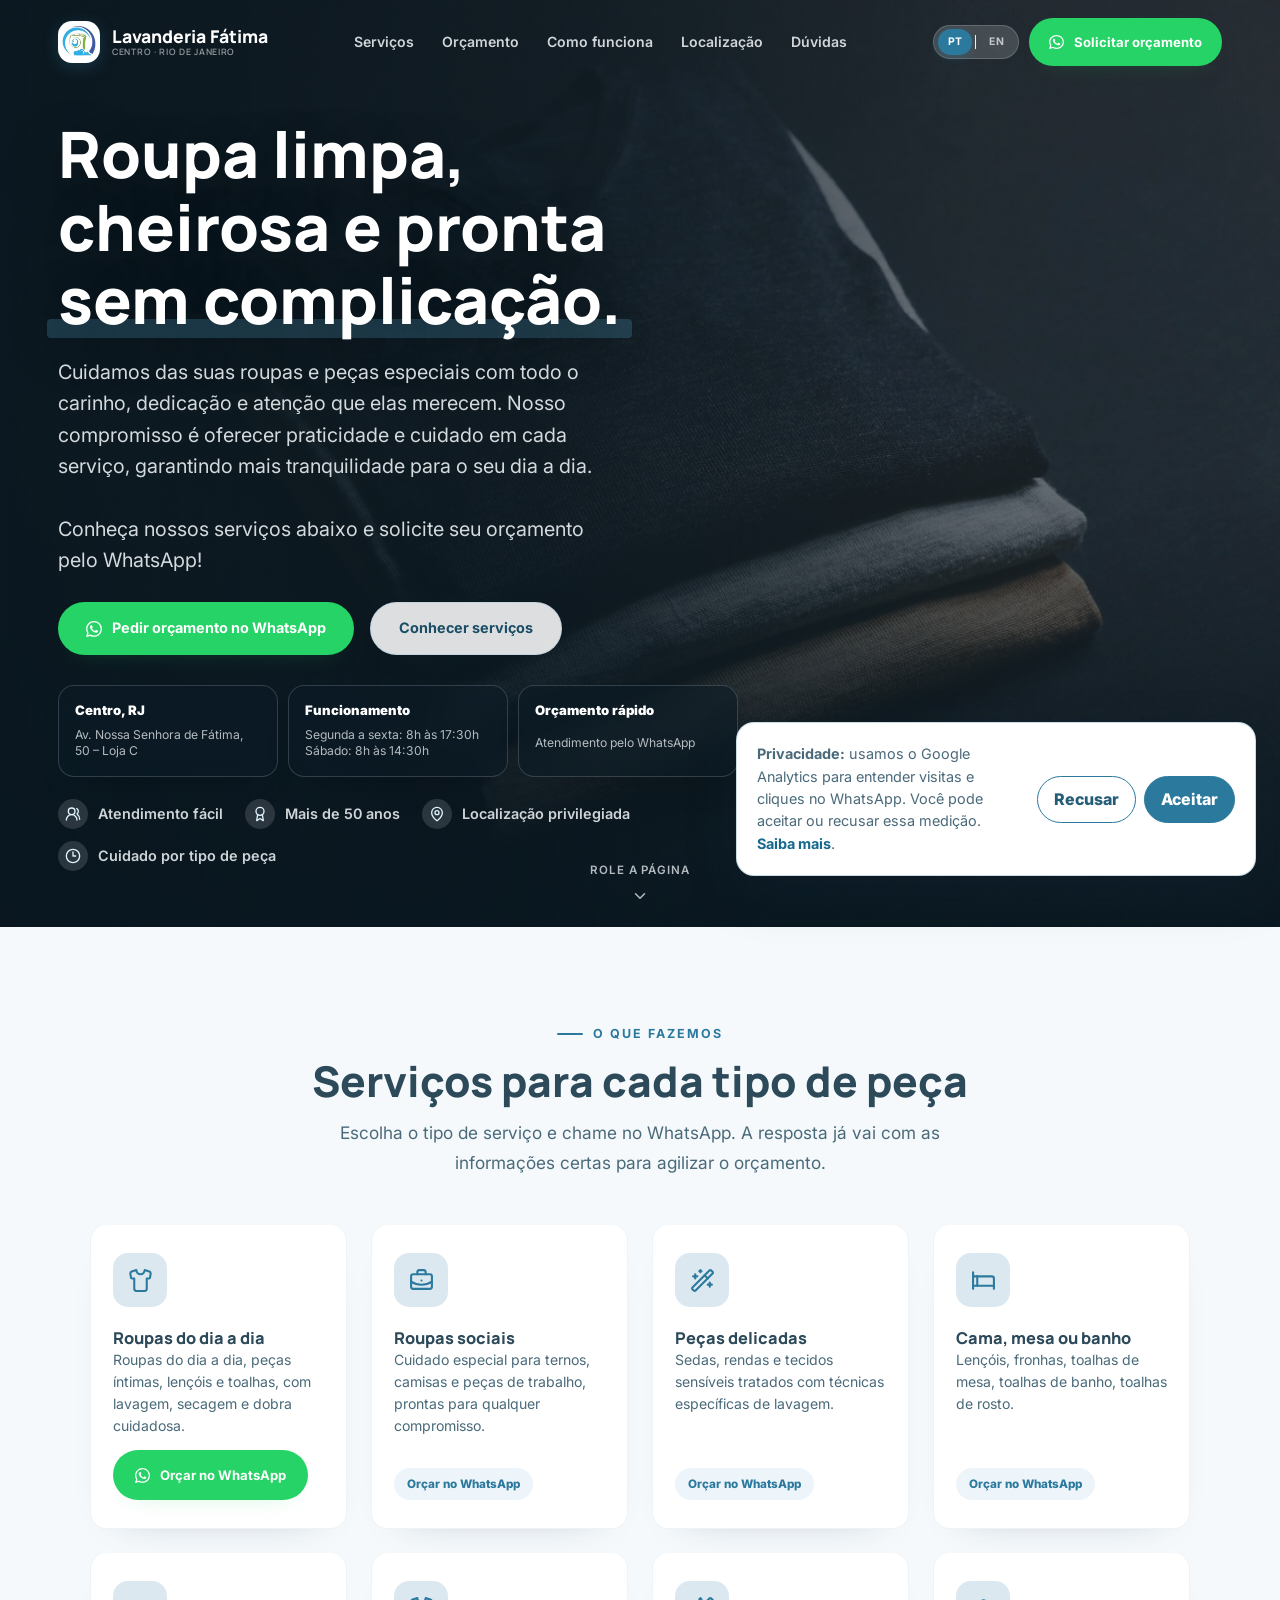
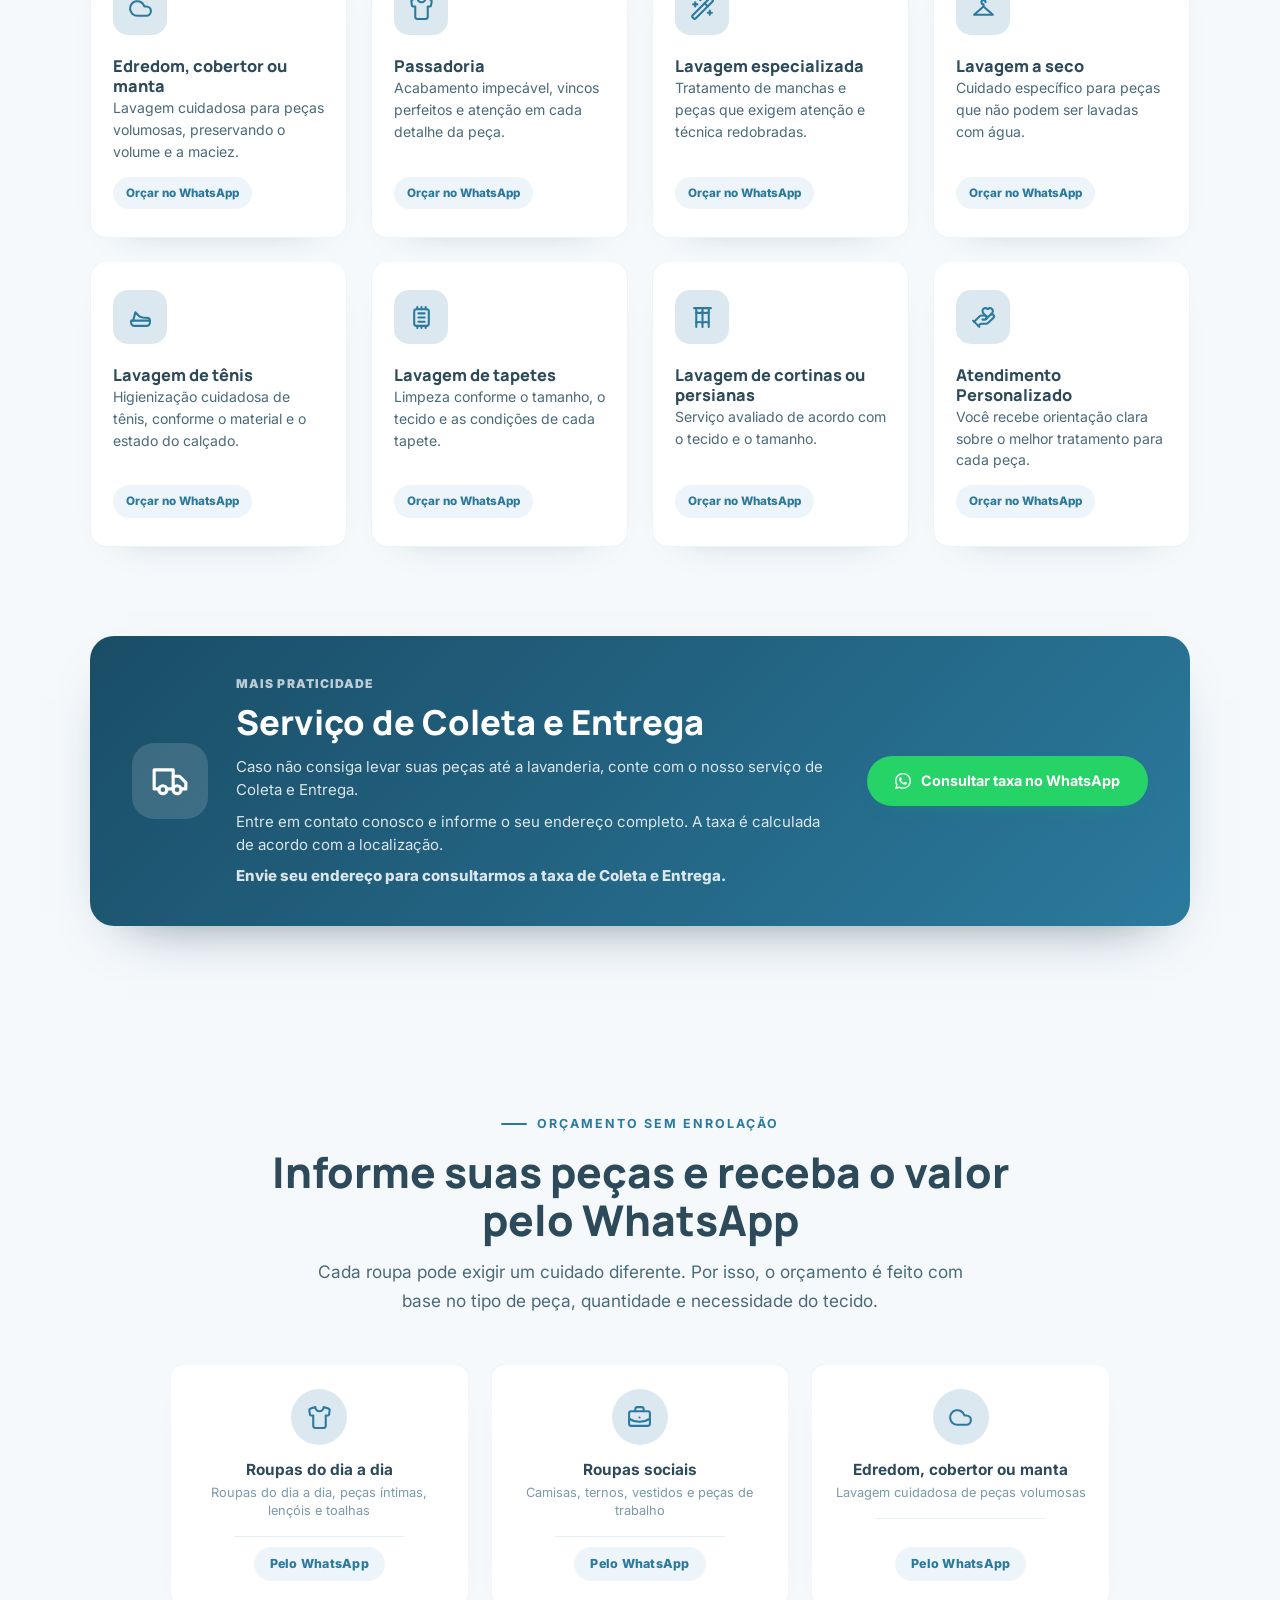
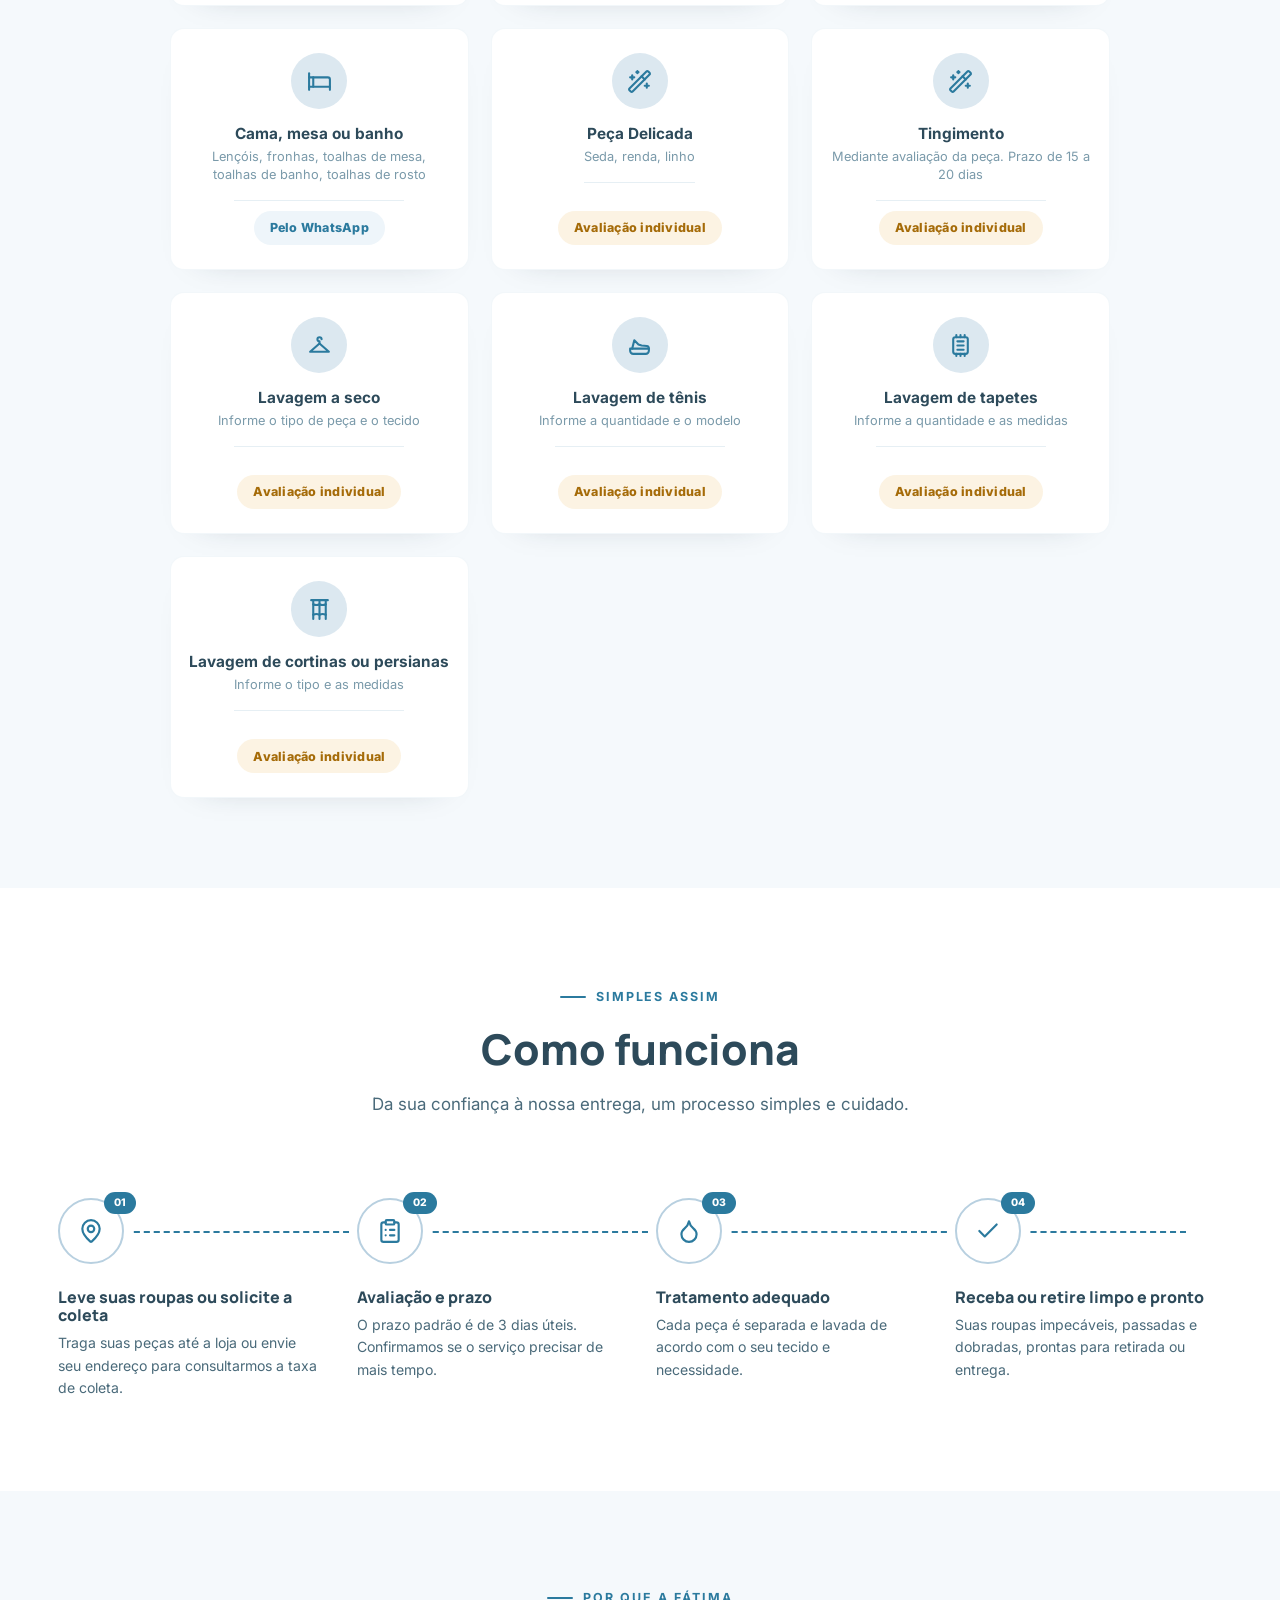
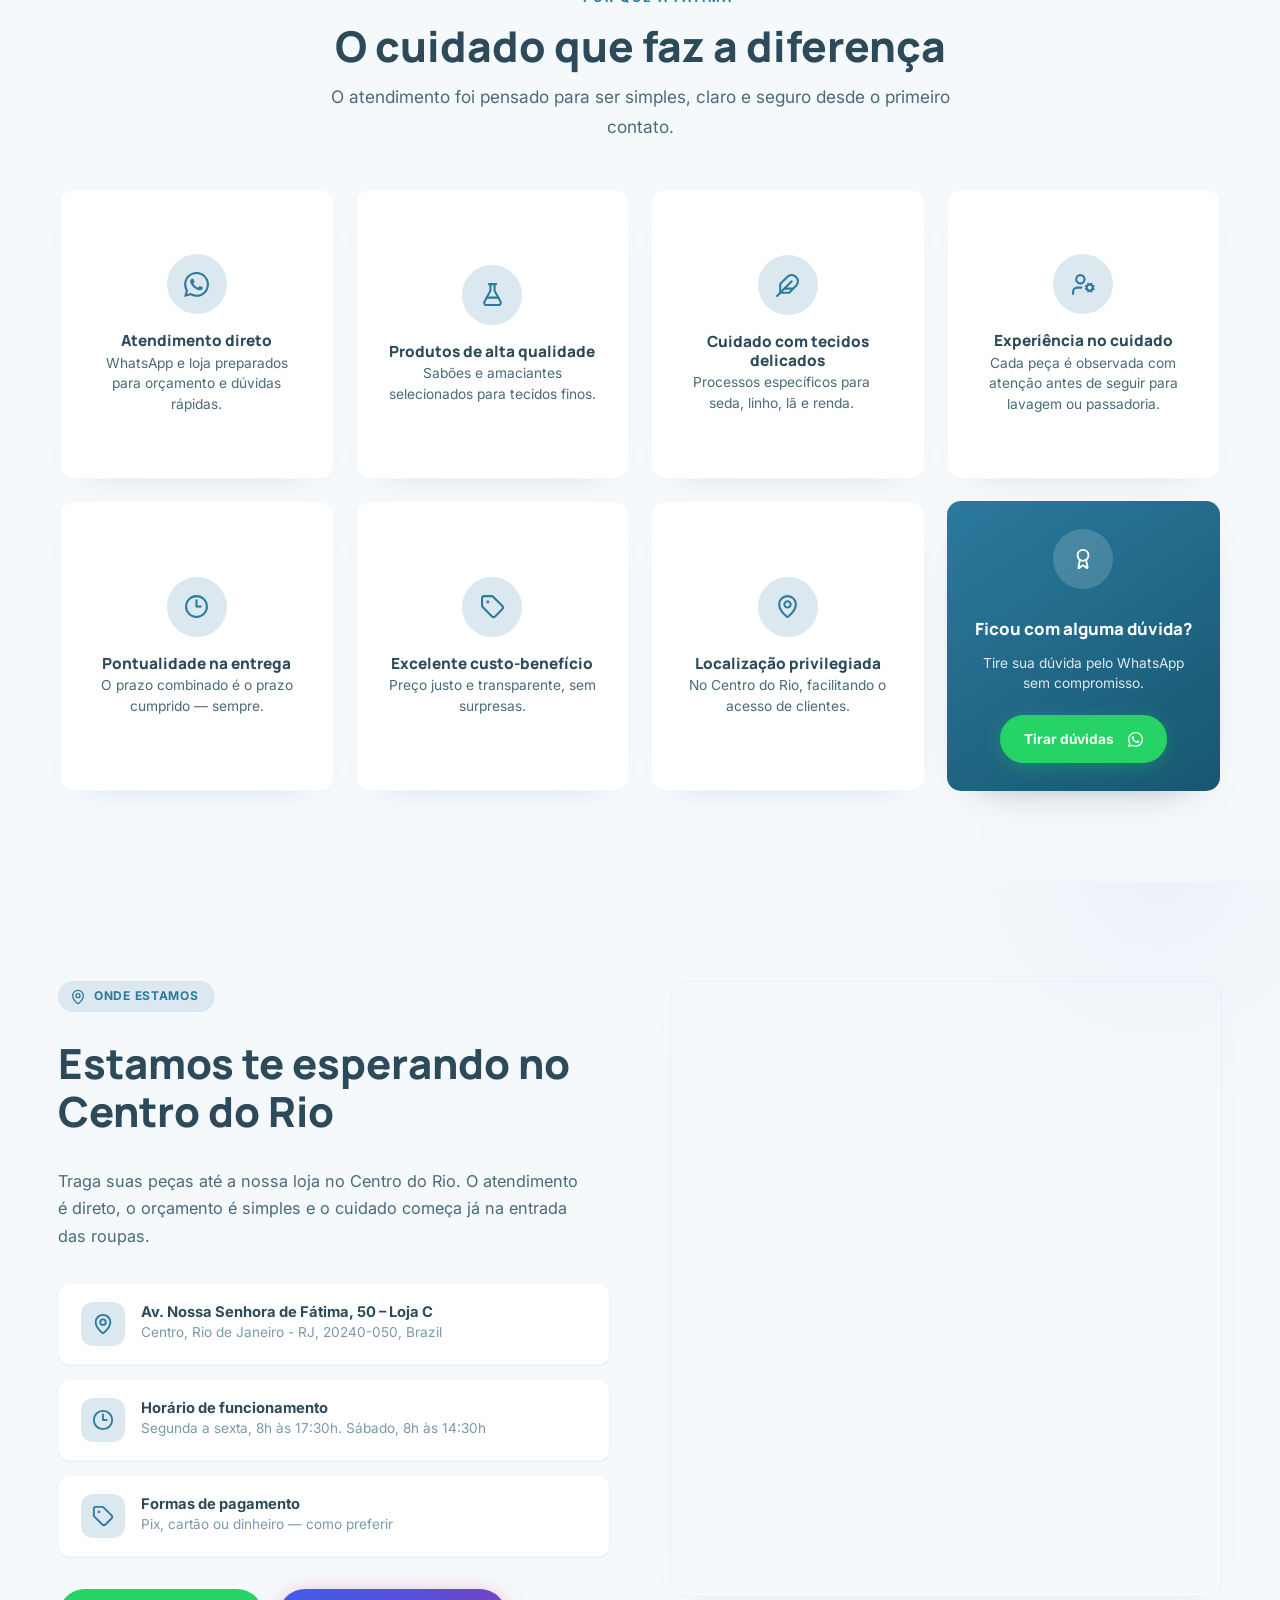
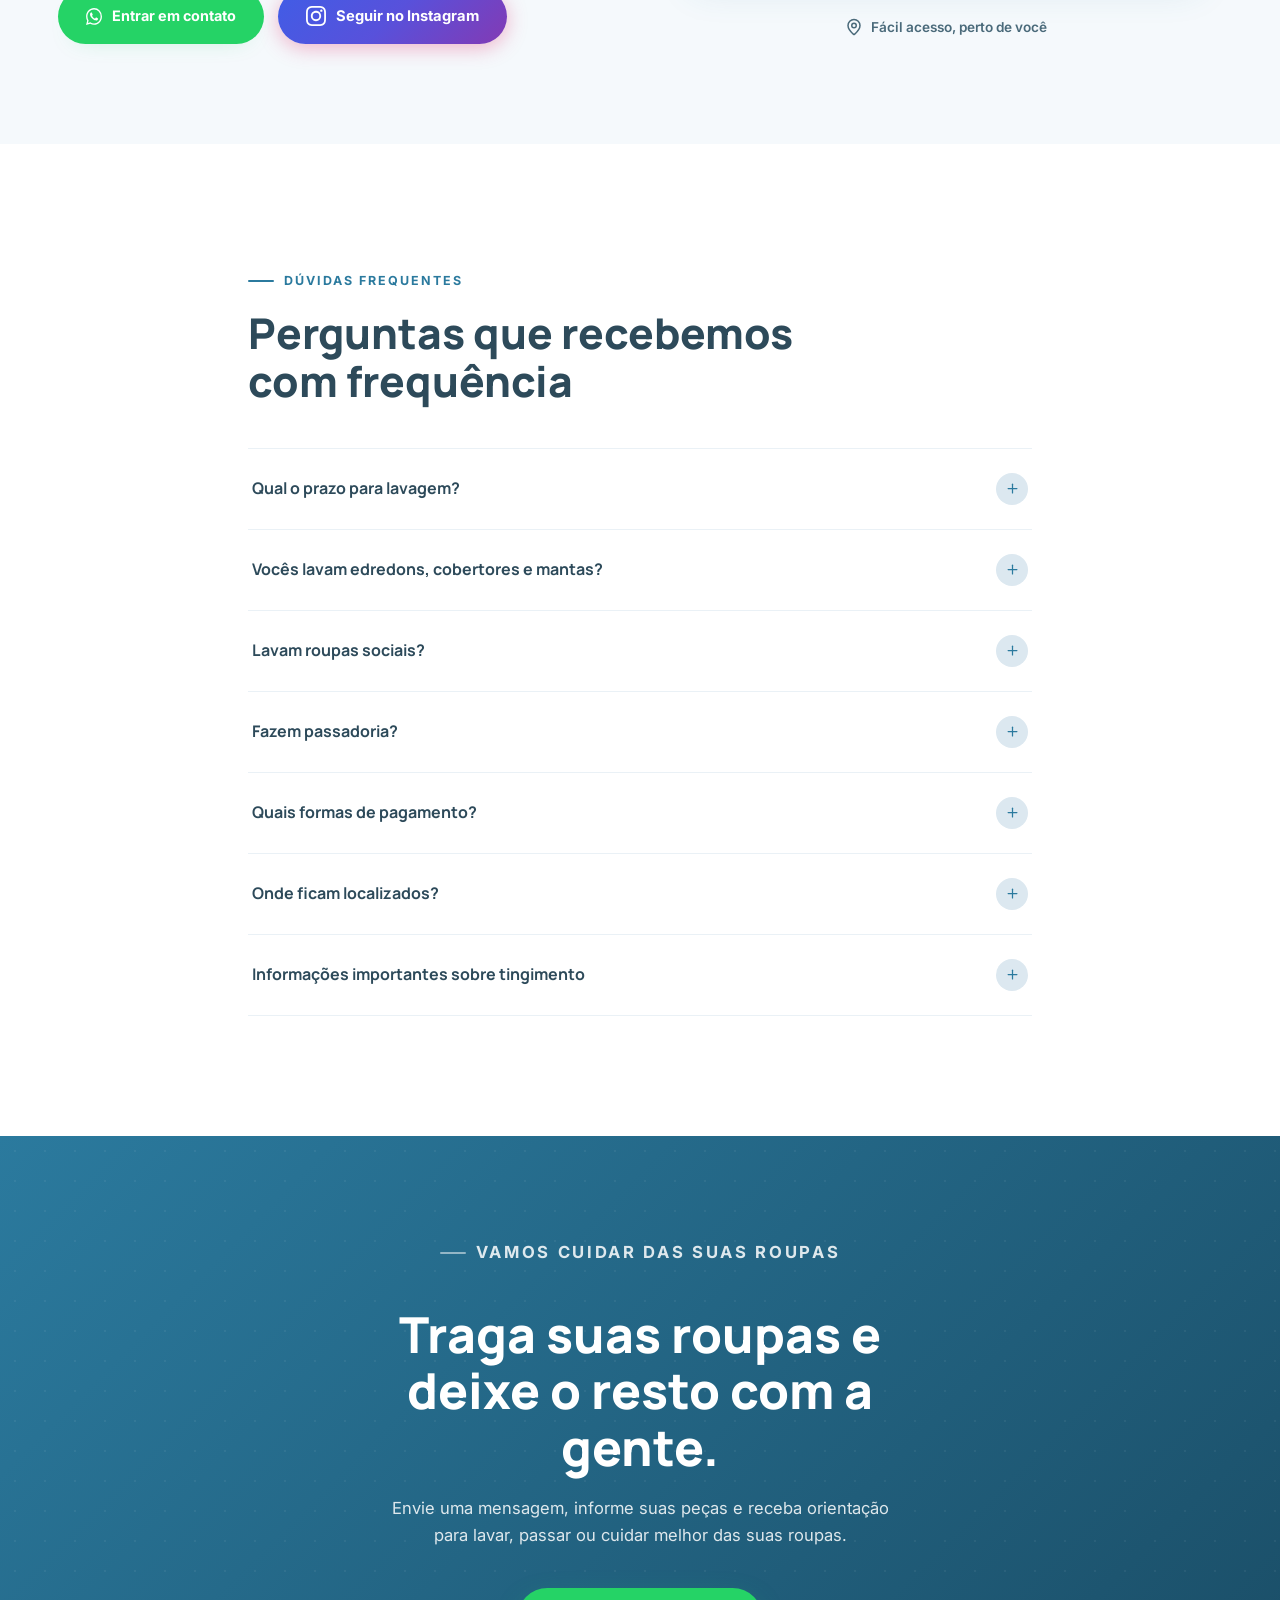
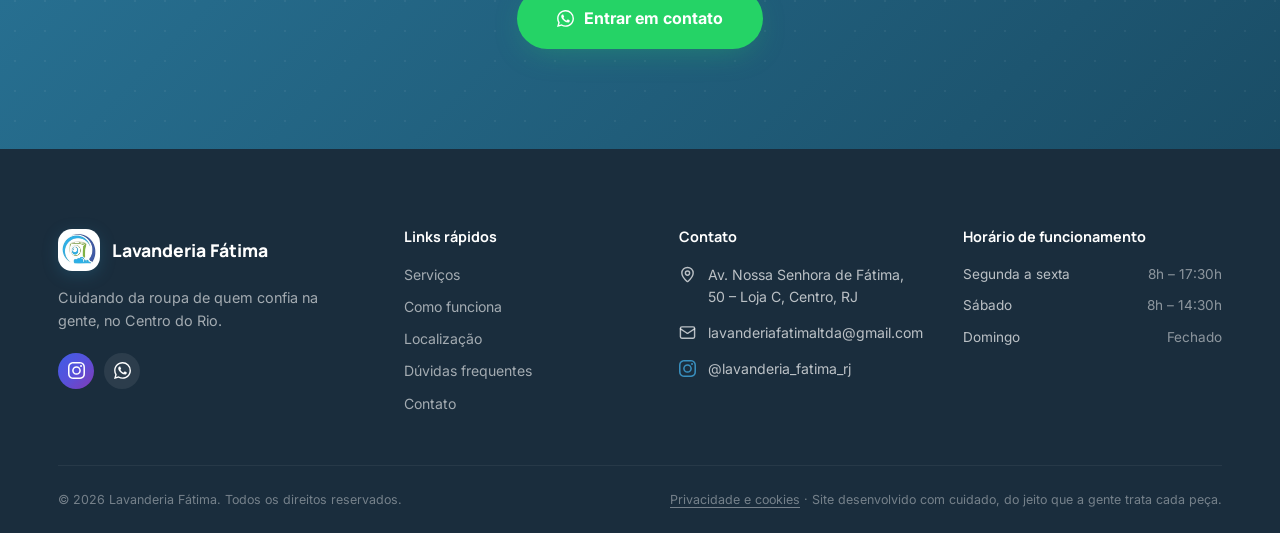
<file: index.html>
<!DOCTYPE html>
<!-- ============================================================
     LAVANDERIA FÁTIMA - PÁGINA PRINCIPAL
     Versão: site público independente
     ============================================================ -->
<html lang="pt-BR">
<head>
    <!-- METADADOS BÁSICOS -->
    <meta charset="UTF-8">
    <meta name="viewport" content="width=device-width, initial-scale=1.0, maximum-scale=5.0">
    <title>Lavanderia Fátima | Lavagem e passadoria no Centro do Rio</title>
    <meta name="description" content="Lavanderia Fátima no Centro do Rio. Lavagem a seco, roupas, tênis, tapetes, cortinas, persianas, passadoria, coleta e entrega.">
    <meta name="application-name" content="Lavanderia Fátima">
    <meta name="google-site-verification" content="Qy2T6PViz5cdT0mm3ZB-ruyCcCmPT8RwtkdFq3n_yGo">
    <meta name="robots" content="index, follow, max-image-preview:large">
    <meta name="author" content="Lavanderia Fátima">
    <meta name="geo.region" content="BR-RJ">
    <meta name="geo.placename" content="Centro, Rio de Janeiro">
    <meta name="format-detection" content="telephone=yes">
    <link rel="canonical" href="https://lavanderia-fatima-seven.vercel.app/">
    
    <!-- METADADOS PARA REDES SOCIAIS -->
    <meta property="og:title" content="Lavanderia Fátima | Cuidado profissional com suas roupas">
    <meta property="og:site_name" content="Lavanderia Fátima">
    <meta property="og:description" content="Lavagem de roupas, tênis, tapetes, cortinas, persianas e passadoria no Centro do Rio.">
    <meta property="og:type" content="website">
    <meta property="og:url" content="https://lavanderia-fatima-seven.vercel.app/">
    <meta property="og:image" content="assets/images/hero-lavanderia-1400.jpg">
    <meta property="og:image:alt" content="Lavanderia Fátima no Centro do Rio">
    <meta property="og:locale" content="pt_BR">
    <meta name="twitter:card" content="summary_large_image">
    <meta name="twitter:title" content="Lavanderia Fátima | Lavagem e passadoria no Centro do Rio">
    <meta name="twitter:description" content="Lavagem de roupas, tênis, tapetes, cortinas, persianas e passadoria no Centro do Rio.">
    <meta name="twitter:image" content="assets/images/hero-lavanderia-1400.jpg">
    <meta name="theme-color" content="#2B7A9E">
    
    <!-- ÍCONE DO SITE (FAVICON) -->
    <link rel="icon" href="assets/images/lavanderia-fatima-logo.jpg">
    <link rel="preload" as="image" href="assets/images/hero-lavanderia-1400.jpg" imagesrcset="assets/images/hero-lavanderia-900.jpg 900w, assets/images/hero-lavanderia-1400.jpg 1400w, assets/images/hero-lavanderia-1800.jpg 1800w" imagesizes="100vw" fetchpriority="high">
    
    <!-- FONTES DO GOOGLE -->
    <link rel="preconnect" href="https://fonts.googleapis.com">
    <link rel="preconnect" href="https://fonts.gstatic.com" crossorigin>
    <link href="https://fonts.googleapis.com/css2?family=Inter:wght@400;500;600;700;800;900&family=Manrope:wght@400;500;600;700;800&display=swap" rel="stylesheet">
    
    <!-- ESTILOS PRINCIPAIS -->
    <link rel="stylesheet" href="style.css">

    <script type="application/ld+json">
    {
        "@context": "https://schema.org",
        "@type": "WebSite",
        "name": "Lavanderia Fátima",
        "alternateName": ["Lavanderia Fátima RJ", "Lavanderia Fatima"],
        "url": "https://lavanderia-fatima-seven.vercel.app/"
    }
    </script>

    <script type="application/ld+json">
    {
        "@context": "https://schema.org",
        "@type": "DryCleaningOrLaundry",
        "name": "Lavanderia Fátima",
        "url": "https://lavanderia-fatima-seven.vercel.app/",
        "description": "Lavanderia no Centro do Rio de Janeiro com lavagem a seco, roupas, tênis, tapetes, cortinas, persianas, edredons, passadoria, coleta e entrega.",
        "telephone": "+55 21 2232-6565",
        "email": "lavanderiafatimaltda@gmail.com",
        "priceRange": "$$",
        "image": "assets/images/lavanderia-fatima-logo.jpg",
        "address": {
            "@type": "PostalAddress",
            "streetAddress": "Av. Nossa Senhora de Fátima, 50 – Loja C",
            "addressLocality": "Rio de Janeiro",
            "addressRegion": "RJ",
            "addressCountry": "BR"
        },
        "areaServed": {
            "@type": "City",
            "name": "Rio de Janeiro"
        },
        "openingHoursSpecification": [
            {
                "@type": "OpeningHoursSpecification",
                "dayOfWeek": ["Monday", "Tuesday", "Wednesday", "Thursday", "Friday"],
                "opens": "08:00",
                "closes": "17:30"
            },
            {
                "@type": "OpeningHoursSpecification",
                "dayOfWeek": "Saturday",
                "opens": "08:00",
                "closes": "14:30"
            }
        ],
        "paymentAccepted": "Pix, cartão de débito, cartão de crédito, dinheiro",
        "sameAs": [
            "https://www.instagram.com/lavanderia_fatima_rj/"
        ],
        "hasMap": "https://www.google.com/maps?q=Av.%20Nossa%20Senhora%20de%20F%C3%A1tima%2C%2050%20%E2%80%93%20Loja%20C%2C%20Centro%2C%20Rio%20de%20Janeiro%20-%20RJ%2C%2020240-050"
    }
    </script>
</head>
<body>

    <!-- ============================================================
         SPRITE SVG
         ============================================================ -->
    <svg style="display:none" xmlns="http://www.w3.org/2000/svg">
        <defs>
            <symbol id="icon-logo" viewBox="0 0 24 24" fill="none" stroke="currentColor" stroke-width="2" stroke-linecap="round" stroke-linejoin="round">
                <path d="M12 22a7 7 0 0 0 7-7c0-2-1-3.9-3-5.5s-3.5-4-4-6.5c-.5 2.5-2 4.9-4 6.5C6 11.1 5 13 5 15a7 7 0 0 0 7 7z" />
            </symbol>
            <symbol id="icon-bars" viewBox="0 0 24 24" fill="none" stroke="currentColor" stroke-width="2" stroke-linecap="round" stroke-linejoin="round">
                <path d="M4 5h16" />
                  <path d="M4 12h16" />
                  <path d="M4 19h16" />
            </symbol>
            <symbol id="icon-xmark" viewBox="0 0 24 24" fill="none" stroke="currentColor" stroke-width="2" stroke-linecap="round" stroke-linejoin="round">
                <path d="M18 6 6 18" />
                  <path d="m6 6 12 12" />
            </symbol>
            <symbol id="icon-chevron-down" viewBox="0 0 24 24" fill="none" stroke="currentColor" stroke-width="2" stroke-linecap="round" stroke-linejoin="round">
                <path d="m6 9 6 6 6-6" />
            </symbol>
            <symbol id="icon-star" viewBox="0 0 24 24" fill="none" stroke="currentColor" stroke-width="2" stroke-linecap="round" stroke-linejoin="round">
                <path d="M11.525 2.295a.53.53 0 0 1 .95 0l2.31 4.679a2.123 2.123 0 0 0 1.595 1.16l5.166.756a.53.53 0 0 1 .294.904l-3.736 3.638a2.123 2.123 0 0 0-.611 1.878l.882 5.14a.53.53 0 0 1-.771.56l-4.618-2.428a2.122 2.122 0 0 0-1.973 0L6.396 21.01a.53.53 0 0 1-.77-.56l.881-5.139a2.122 2.122 0 0 0-.611-1.879L2.16 9.795a.53.53 0 0 1 .294-.906l5.165-.755a2.122 2.122 0 0 0 1.597-1.16z" />
            </symbol>
            <symbol id="icon-check" viewBox="0 0 24 24" fill="none" stroke="currentColor" stroke-width="2" stroke-linecap="round" stroke-linejoin="round">
                <path d="M20 6 9 17l-5-5" />
            </symbol>
            <symbol id="icon-plus" viewBox="0 0 24 24" fill="none" stroke="currentColor" stroke-width="2" stroke-linecap="round" stroke-linejoin="round">
                <path d="M5 12h14" />
                  <path d="M12 5v14" />
            </symbol>
            <symbol id="icon-map-pin" viewBox="0 0 24 24" fill="none" stroke="currentColor" stroke-width="2" stroke-linecap="round" stroke-linejoin="round">
                <path d="M20 10c0 4.993-5.539 10.193-7.399 11.799a1 1 0 0 1-1.202 0C9.539 20.193 4 14.993 4 10a8 8 0 0 1 16 0" />
                  <circle cx="12" cy="10" r="3" />
            </symbol>
            <symbol id="icon-clock" viewBox="0 0 24 24" fill="none" stroke="currentColor" stroke-width="2" stroke-linecap="round" stroke-linejoin="round">
                <circle cx="12" cy="12" r="10" />
                  <path d="M12 6v6h4" />
            </symbol>
            <symbol id="icon-phone" viewBox="0 0 24 24" fill="none" stroke="currentColor" stroke-width="2" stroke-linecap="round" stroke-linejoin="round">
                <path d="M13.832 16.568a1 1 0 0 0 1.213-.303l.355-.465A2 2 0 0 1 17 15h3a2 2 0 0 1 2 2v3a2 2 0 0 1-2 2A18 18 0 0 1 2 4a2 2 0 0 1 2-2h3a2 2 0 0 1 2 2v3a2 2 0 0 1-.8 1.6l-.468.351a1 1 0 0 0-.292 1.233 14 14 0 0 0 6.392 6.384" />
            </symbol>
            <symbol id="icon-envelope" viewBox="0 0 24 24" fill="none" stroke="currentColor" stroke-width="2" stroke-linecap="round" stroke-linejoin="round">
                <path d="m22 7-8.991 5.727a2 2 0 0 1-2.009 0L2 7" />
                  <rect x="2" y="4" width="20" height="16" rx="2" />
            </symbol>
            <symbol id="icon-chat" viewBox="0 0 24 24" fill="none" stroke="currentColor" stroke-width="2" stroke-linecap="round" stroke-linejoin="round">
                <path d="M2.992 16.342a2 2 0 0 1 .094 1.167l-1.065 3.29a1 1 0 0 0 1.236 1.168l3.413-.998a2 2 0 0 1 1.099.092 10 10 0 1 0-4.777-4.719" />
            </symbol>
            <symbol id="icon-send" viewBox="0 0 24 24" fill="none" stroke="currentColor" stroke-width="2" stroke-linecap="round" stroke-linejoin="round">
                <path d="M3.714 3.048a.498.498 0 0 0-.683.627l2.843 7.627a2 2 0 0 1 0 1.396l-2.842 7.627a.498.498 0 0 0 .682.627l18-8.5a.5.5 0 0 0 0-.904z" />
                  <path d="M6 12h16" />
            </symbol>
            <symbol id="icon-paperclip" viewBox="0 0 24 24" fill="none" stroke="currentColor" stroke-width="2" stroke-linecap="round" stroke-linejoin="round">
                <path d="m16 6-8.414 8.586a2 2 0 0 0 2.829 2.829l8.414-8.586a4 4 0 1 0-5.657-5.657l-8.379 8.551a6 6 0 1 0 8.485 8.485l8.379-8.551" />
            </symbol>
            <symbol id="icon-tshirt" viewBox="0 0 24 24" fill="none" stroke="currentColor" stroke-width="2" stroke-linecap="round" stroke-linejoin="round">
                <path d="M20.38 3.46 16 2a4 4 0 0 1-8 0L3.62 3.46a2 2 0 0 0-1.34 2.23l.58 3.47a1 1 0 0 0 .99.84H6v10c0 1.1.9 2 2 2h8a2 2 0 0 0 2-2V10h2.15a1 1 0 0 0 .99-.84l.58-3.47a2 2 0 0 0-1.34-2.23z" />
            </symbol>
            <symbol id="icon-user-tie" viewBox="0 0 24 24" fill="none" stroke="currentColor" stroke-width="2" stroke-linecap="round" stroke-linejoin="round">
                <path d="M12 12h.01" />
                  <path d="M16 6V4a2 2 0 0 0-2-2h-4a2 2 0 0 0-2 2v2" />
                  <path d="M22 13a18.15 18.15 0 0 1-20 0" />
                  <rect width="20" height="14" x="2" y="6" rx="2" />
            </symbol>
            <symbol id="icon-feather" viewBox="0 0 24 24" fill="none" stroke="currentColor" stroke-width="2" stroke-linecap="round" stroke-linejoin="round">
                <path d="m21.64 3.64-1.28-1.28a1.21 1.21 0 0 0-1.72 0L2.36 18.64a1.21 1.21 0 0 0 0 1.72l1.28 1.28a1.2 1.2 0 0 0 1.72 0L21.64 5.36a1.2 1.2 0 0 0 0-1.72" />
                  <path d="m14 7 3 3" />
                  <path d="M5 6v4" />
                  <path d="M19 14v4" />
                  <path d="M10 2v2" />
                  <path d="M7 8H3" />
                  <path d="M21 16h-4" />
                  <path d="M11 3H9" />
            </symbol>
            <symbol id="icon-bed" viewBox="0 0 24 24" fill="none" stroke="currentColor" stroke-width="2" stroke-linecap="round" stroke-linejoin="round">
                <path d="M2 4v16" />
                  <path d="M2 8h18a2 2 0 0 1 2 2v10" />
                  <path d="M2 17h20" />
                  <path d="M6 8v9" />
            </symbol>
            <symbol id="icon-cloud" viewBox="0 0 24 24" fill="none" stroke="currentColor" stroke-width="2" stroke-linecap="round" stroke-linejoin="round">
                <path d="M17.5 19H9a7 7 0 1 1 6.71-9h1.79a4.5 4.5 0 1 1 0 9Z" />
            </symbol>
            <symbol id="icon-magic" viewBox="0 0 24 24" fill="none" stroke="currentColor" stroke-width="2" stroke-linecap="round" stroke-linejoin="round">
                <path d="m21.64 3.64-1.28-1.28a1.21 1.21 0 0 0-1.72 0L2.36 18.64a1.21 1.21 0 0 0 0 1.72l1.28 1.28a1.2 1.2 0 0 0 1.72 0L21.64 5.36a1.2 1.2 0 0 0 0-1.72" />
                  <path d="m14 7 3 3" />
                  <path d="M5 6v4" />
                  <path d="M19 14v4" />
                  <path d="M10 2v2" />
                  <path d="M7 8H3" />
                  <path d="M21 16h-4" />
                  <path d="M11 3H9" />
            </symbol>
            <symbol id="icon-heart" viewBox="0 0 24 24" fill="none" stroke="currentColor" stroke-width="2" stroke-linecap="round" stroke-linejoin="round">
                <path d="M11 14h2a2 2 0 0 0 0-4h-3c-.6 0-1.1.2-1.4.6L3 16" />
                  <path d="m14.45 13.39 5.05-4.694C20.196 8 21 6.85 21 5.75a2.75 2.75 0 0 0-4.797-1.837.276.276 0 0 1-.406 0A2.75 2.75 0 0 0 11 5.75c0 1.2.802 2.248 1.5 2.946L16 11.95" />
                  <path d="m2 15 6 6" />
                  <path d="m7 20 1.6-1.4c.3-.4.8-.6 1.4-.6h4c1.1 0 2.1-.4 2.8-1.2l4.6-4.4a1 1 0 0 0-2.75-2.91" />
            </symbol>
            <symbol id="icon-user-group" viewBox="0 0 24 24" fill="none" stroke="currentColor" stroke-width="2" stroke-linecap="round" stroke-linejoin="round">
                <path d="M18 21a8 8 0 0 0-16 0" />
                  <circle cx="10" cy="8" r="5" />
                  <path d="M22 20c0-3.37-2-6.5-4-8a5 5 0 0 0-.45-8.3" />
            </symbol>
            <symbol id="icon-flask" viewBox="0 0 24 24" fill="none" stroke="currentColor" stroke-width="2" stroke-linecap="round" stroke-linejoin="round">
                <path d="M14 2v6a2 2 0 0 0 .245.96l5.51 10.08A2 2 0 0 1 18 22H6a2 2 0 0 1-1.755-2.96l5.51-10.08A2 2 0 0 0 10 8V2" />
                  <path d="M6.453 15h11.094" />
                  <path d="M8.5 2h7" />
            </symbol>
            <symbol id="icon-users-gear" viewBox="0 0 24 24" fill="none" stroke="currentColor" stroke-width="2" stroke-linecap="round" stroke-linejoin="round">
                <path d="M10 15H6a4 4 0 0 0-4 4v2" />
                  <path d="m14.305 16.53.923-.382" />
                  <path d="m15.228 13.852-.923-.383" />
                  <path d="m16.852 12.228-.383-.923" />
                  <path d="m16.852 17.772-.383.924" />
                  <path d="m19.148 12.228.383-.923" />
                  <path d="m19.53 18.696-.382-.924" />
                  <path d="m20.772 13.852.924-.383" />
                  <path d="m20.772 16.148.924.383" />
                  <circle cx="18" cy="15" r="3" />
                  <circle cx="9" cy="7" r="4" />
            </symbol>
            <symbol id="icon-tag" viewBox="0 0 24 24" fill="none" stroke="currentColor" stroke-width="2" stroke-linecap="round" stroke-linejoin="round">
                <path d="M12.586 2.586A2 2 0 0 0 11.172 2H4a2 2 0 0 0-2 2v7.172a2 2 0 0 0 .586 1.414l8.704 8.704a2.426 2.426 0 0 0 3.42 0l6.58-6.58a2.426 2.426 0 0 0 0-3.42z" />
                  <circle cx="7.5" cy="7.5" r=".5" fill="currentColor" />
            </symbol>
            <symbol id="icon-clipboard-list" viewBox="0 0 24 24" fill="none" stroke="currentColor" stroke-width="2" stroke-linecap="round" stroke-linejoin="round">
                <rect width="8" height="4" x="8" y="2" rx="1" ry="1" />
                  <path d="M16 4h2a2 2 0 0 1 2 2v14a2 2 0 0 1-2 2H6a2 2 0 0 1-2-2V6a2 2 0 0 1 2-2h2" />
                  <path d="M12 11h4" />
                  <path d="M12 16h4" />
                  <path d="M8 11h.01" />
                  <path d="M8 16h.01" />
            </symbol>
            <symbol id="icon-feather-pointed" viewBox="0 0 24 24" fill="none" stroke="currentColor" stroke-width="2" stroke-linecap="round" stroke-linejoin="round">
                <path d="M12.67 19a2 2 0 0 0 1.416-.588l6.154-6.172a6 6 0 0 0-8.49-8.49L5.586 9.914A2 2 0 0 0 5 11.328V18a1 1 0 0 0 1 1z" />
                  <path d="M16 8 2 22" />
                  <path d="M17.5 15H9" />
            </symbol>
            <symbol id="icon-hanger" viewBox="0 0 24 24" fill="none" stroke="currentColor" stroke-width="2" stroke-linecap="round" stroke-linejoin="round">
                <path d="M12 10V8a2 2 0 1 1 2-2"/>
                <path d="M12 10 3 18h18l-9-8Z"/>
            </symbol>
            <symbol id="icon-shoe" viewBox="0 0 24 24" fill="none" stroke="currentColor" stroke-width="2" stroke-linecap="round" stroke-linejoin="round">
                <path d="M3 15h18v2a3 3 0 0 1-3 3H6a3 3 0 0 1-3-3v-2Z"/>
                <path d="m5 15 2-8 4 4 3 1 5 .5c1.2.1 2 .9 2 2.5"/>
            </symbol>
            <symbol id="icon-rug" viewBox="0 0 24 24" fill="none" stroke="currentColor" stroke-width="2" stroke-linecap="round" stroke-linejoin="round">
                <rect x="5" y="4" width="14" height="16" rx="2"/>
                <path d="M8 4V2M12 4V2M16 4V2M8 22v-2M12 22v-2M16 22v-2M9 8h6M9 12h6M9 16h6"/>
            </symbol>
            <symbol id="icon-curtain" viewBox="0 0 24 24" fill="none" stroke="currentColor" stroke-width="2" stroke-linecap="round" stroke-linejoin="round">
                <path d="M4 3h16M6 3v18M18 3v18M12 3v18"/>
                <path d="M6 7c2 1 4 1 6 0M12 7c2 1 4 1 6 0M6 17c2-1 4-1 6 0M12 17c2-1 4-1 6 0"/>
            </symbol>
            <symbol id="icon-truck" viewBox="0 0 24 24" fill="none" stroke="currentColor" stroke-width="2" stroke-linecap="round" stroke-linejoin="round">
                <path d="M10 17h4V5H2v12h3"/>
                <path d="M14 9h4l4 4v4h-3"/>
                <circle cx="7.5" cy="17.5" r="2.5"/>
                <circle cx="16.5" cy="17.5" r="2.5"/>
            </symbol>
            <symbol id="icon-award" viewBox="0 0 24 24" fill="none" stroke="currentColor" stroke-width="2" stroke-linecap="round" stroke-linejoin="round">
                <path d="m15.477 12.89 1.515 8.526a.5.5 0 0 1-.81.47l-3.58-2.687a1 1 0 0 0-1.197 0l-3.586 2.686a.5.5 0 0 1-.81-.469l1.514-8.526" />
                  <circle cx="12" cy="8" r="6" />
            </symbol>
            <symbol id="icon-circle-question" viewBox="0 0 24 24" fill="none" stroke="currentColor" stroke-width="2" stroke-linecap="round" stroke-linejoin="round">
                <circle cx="12" cy="12" r="10" />
                  <path d="M9.09 9a3 3 0 0 1 5.83 1c0 2-3 3-3 3" />
                  <path d="M12 17h.01" />
            </symbol>
            <symbol id="icon-whatsapp" viewBox="0 0 24 24" fill="currentColor">
                <title>WhatsApp</title><path d="M17.472 14.382c-.297-.149-1.758-.867-2.03-.967-.273-.099-.471-.148-.67.15-.197.297-.767.966-.94 1.164-.173.199-.347.223-.644.075-.297-.15-1.255-.463-2.39-1.475-.883-.788-1.48-1.761-1.653-2.059-.173-.297-.018-.458.13-.606.134-.133.298-.347.446-.52.149-.174.198-.298.298-.497.099-.198.05-.371-.025-.52-.075-.149-.669-1.612-.916-2.207-.242-.579-.487-.5-.669-.51-.173-.008-.371-.01-.57-.01-.198 0-.52.074-.792.372-.272.297-1.04 1.016-1.04 2.479 0 1.462 1.065 2.875 1.213 3.074.149.198 2.096 3.2 5.077 4.487.709.306 1.262.489 1.694.625.712.227 1.36.195 1.871.118.571-.085 1.758-.719 2.006-1.413.248-.694.248-1.289.173-1.413-.074-.124-.272-.198-.57-.347m-5.421 7.403h-.004a9.87 9.87 0 01-5.031-1.378l-.361-.214-3.741.982.998-3.648-.235-.374a9.86 9.86 0 01-1.51-5.26c.001-5.45 4.436-9.884 9.888-9.884 2.64 0 5.122 1.03 6.988 2.898a9.825 9.825 0 012.893 6.994c-.003 5.45-4.437 9.884-9.885 9.884m8.413-18.297A11.815 11.815 0 0012.05 0C5.495 0 .16 5.335.157 11.892c0 2.096.547 4.142 1.588 5.945L.057 24l6.305-1.654a11.882 11.882 0 005.683 1.448h.005c6.554 0 11.89-5.335 11.893-11.893a11.821 11.821 0 00-3.48-8.413Z"/>
            </symbol>
            <symbol id="icon-instagram" viewBox="0 0 24 24" fill="currentColor">
                <title>Instagram</title><path d="M7.0301.084c-1.2768.0602-2.1487.264-2.911.5634-.7888.3075-1.4575.72-2.1228 1.3877-.6652.6677-1.075 1.3368-1.3802 2.127-.2954.7638-.4956 1.6365-.552 2.914-.0564 1.2775-.0689 1.6882-.0626 4.947.0062 3.2586.0206 3.6671.0825 4.9473.061 1.2765.264 2.1482.5635 2.9107.308.7889.72 1.4573 1.388 2.1228.6679.6655 1.3365 1.0743 2.1285 1.38.7632.295 1.6361.4961 2.9134.552 1.2773.056 1.6884.069 4.9462.0627 3.2578-.0062 3.668-.0207 4.9478-.0814 1.28-.0607 2.147-.2652 2.9098-.5633.7889-.3086 1.4578-.72 2.1228-1.3881.665-.6682 1.0745-1.3378 1.3795-2.1284.2957-.7632.4966-1.636.552-2.9124.056-1.2809.0692-1.6898.063-4.948-.0063-3.2583-.021-3.6668-.0817-4.9465-.0607-1.2797-.264-2.1487-.5633-2.9117-.3084-.7889-.72-1.4568-1.3876-2.1228C21.2982 1.33 20.628.9208 19.8378.6165 19.074.321 18.2017.1197 16.9244.0645 15.6471.0093 15.236-.005 11.977.0014 8.718.0076 8.31.0215 7.0301.0839m.1402 21.6932c-1.17-.0509-1.8053-.2453-2.2287-.408-.5606-.216-.96-.4771-1.3819-.895-.422-.4178-.6811-.8186-.9-1.378-.1644-.4234-.3624-1.058-.4171-2.228-.0595-1.2645-.072-1.6442-.079-4.848-.007-3.2037.0053-3.583.0607-4.848.05-1.169.2456-1.805.408-2.2282.216-.5613.4762-.96.895-1.3816.4188-.4217.8184-.6814 1.3783-.9003.423-.1651 1.0575-.3614 2.227-.4171 1.2655-.06 1.6447-.072 4.848-.079 3.2033-.007 3.5835.005 4.8495.0608 1.169.0508 1.8053.2445 2.228.408.5608.216.96.4754 1.3816.895.4217.4194.6816.8176.9005 1.3787.1653.4217.3617 1.056.4169 2.2263.0602 1.2655.0739 1.645.0796 4.848.0058 3.203-.0055 3.5834-.061 4.848-.051 1.17-.245 1.8055-.408 2.2294-.216.5604-.4763.96-.8954 1.3814-.419.4215-.8181.6811-1.3783.9-.4224.1649-1.0577.3617-2.2262.4174-1.2656.0595-1.6448.072-4.8493.079-3.2045.007-3.5825-.006-4.848-.0608M16.953 5.5864A1.44 1.44 0 1 0 18.39 4.144a1.44 1.44 0 0 0-1.437 1.4424M5.8385 12.012c.0067 3.4032 2.7706 6.1557 6.173 6.1493 3.4026-.0065 6.157-2.7701 6.1506-6.1733-.0065-3.4032-2.771-6.1565-6.174-6.1498-3.403.0067-6.156 2.771-6.1496 6.1738M8 12.0077a4 4 0 1 1 4.008 3.9921A3.9996 3.9996 0 0 1 8 12.0077"/>
            </symbol>
            <symbol id="icon-facebook-f" viewBox="0 0 24 24" fill="currentColor">
                <title>Facebook</title><path d="M9.101 23.691v-7.98H6.627v-3.667h2.474v-1.58c0-4.085 1.848-5.978 5.858-5.978.401 0 .955.042 1.468.103a8.68 8.68 0 0 1 1.141.195v3.325a8.623 8.623 0 0 0-.653-.036 26.805 26.805 0 0 0-.733-.009c-.707 0-1.259.096-1.675.309a1.686 1.686 0 0 0-.679.622c-.258.42-.374.995-.374 1.752v1.297h3.919l-.386 2.103-.287 1.564h-3.246v8.245C19.396 23.238 24 18.179 24 12.044c0-6.627-5.373-12-12-12s-12 5.373-12 12c0 5.628 3.874 10.35 9.101 11.647Z"/>
            </symbol>
        </defs>
    </svg>

    <!-- ============================================================
         PULAR PARA CONTEÚDO (ACESSIBILIDADE)
         ============================================================ -->
    <a href="#main" class="skip-link">Pular para o conteúdo</a>

    <!-- ============================================================
         CABEÇALHO / MENU DE NAVEGAÇÃO
         ============================================================ -->
    <header class="site-header" id="siteHeader">
        <div class="container">
            <!-- LOGO -->
            <a href="#inicio" class="logo" aria-label="Lavanderia Fátima — página inicial">
                <span class="logo-mark">
                    <img src="assets/images/lavanderia-fatima-logo.jpg" alt="" aria-hidden="true">
                </span>
                <span class="logo-text">
                    Lavanderia Fátima
                    <span>Centro · Rio de Janeiro</span>
                </span>
            </a>

            <!-- MENU PRINCIPAL -->
            <nav class="nav-links" id="navLinks" aria-label="Navegação principal">
                <a href="#servicos" data-translate="servicos">Serviços</a>
                <a href="#precos" data-translate="orcamentoNav">Orçamento</a>
                <a href="#como-funciona" data-translate="comoFunciona">Como funciona</a>
                <a href="#localizacao" data-translate="localizacao">Localização</a>
                <a href="#faq" data-translate="faq">Dúvidas</a>
            </nav>

            <!-- AÇÕES DO CABEÇALHO -->
            <div class="header-actions">
                <!-- SLIDER DE IDIOMA PT/EN -->
                <div class="language-switch">
                    <button class="lang-btn active" data-lang="pt" aria-label="Português">PT</button>
                    <span class="lang-divider"></span>
                    <button class="lang-btn" data-lang="en" aria-label="English">EN</button>
                </div>

                <!-- BOTÃO DE CONTATO -->
                <a href="https://wa.me/552122326565" class="btn btn-primary btn-whatsapp js-whatsapp" data-message="Olá! Gostaria de solicitar um orçamento.">
                    <img class="icon-img icon-img--light" src="assets/icons/whatsapp.svg" alt="" aria-hidden="true">
                    <span data-translate="solicitarOrcamento">Solicitar orçamento</span>
                </a>
                
                <!-- BOTÃO MENU MOBILE -->
                <button class="nav-toggle" id="navToggle" aria-label="Abrir menu" aria-expanded="false" aria-controls="navLinks">
                    <svg viewBox="0 0 24 24" width="22" height="22">
                        <use href="#icon-bars"/>
                    </svg>
                </button>
            </div>
        </div>
        <!-- FUNDO ESCURO PARA O MENU MOBILE -->
        <div class="nav-scrim" id="navScrim"></div>
    </header>

    <!-- ============================================================
         CONTEÚDO PRINCIPAL
         ============================================================ -->
    <main id="main">

        <!-- ============================================================
             SEÇÃO HERO (PRINCIPAL)
             ============================================================ -->
        <section class="hero" id="inicio" aria-label="Abertura">
            <!-- IMAGEM DE FUNDO -->
            <div class="hero-media" id="heroMedia">
                <img src="assets/images/hero-lavanderia-1400.jpg" srcset="assets/images/hero-lavanderia-900.jpg 900w, assets/images/hero-lavanderia-1400.jpg 1400w, assets/images/hero-lavanderia-1800.jpg 1800w" sizes="100vw" width="1800" height="1200" alt="Roupas limpas dobradas sobre fundo escuro" loading="eager" fetchpriority="high" decoding="async">
            </div>
            <div class="hero-scrim"></div>
            
            <div class="container">
                <div class="hero-content">
                    <h1 class="hero-title" data-reveal="slide-up" style="--i:1" data-translate="heroTitle">Roupa limpa, cheirosa e pronta <br><em>sem complicação.</em></h1>
                    <p class="hero-lead" data-reveal="slide-up" style="--i:2" data-translate="heroLead">Cuidamos das suas roupas e peças especiais com todo o carinho, dedicação e atenção que elas merecem. Nosso compromisso é oferecer praticidade e cuidado em cada serviço, garantindo mais tranquilidade para o seu dia a dia.<br><br>Conheça nossos serviços abaixo e solicite seu orçamento pelo WhatsApp!</p>
                    
                    <!-- BOTÕES DE AÇÃO -->
                    <div class="hero-ctas" data-reveal="slide-up" style="--i:3">
                        <a href="https://wa.me/552122326565" class="btn btn-primary btn-whatsapp js-whatsapp" data-message="Olá! Gostaria de solicitar um orçamento.">
                            <img class="icon-img icon-img--light" src="assets/icons/whatsapp.svg" alt="" aria-hidden="true">
                            <span data-translate="heroCta1">Pedir orçamento no WhatsApp</span>
                        </a>
                        <a href="#servicos" class="btn btn-secondary" data-translate="heroCta2">Conhecer serviços</a>
                    </div>

                    <div class="hero-info-strip" data-reveal="slide-up" style="--i:4">
                        <a href="#localizacao">
                            <strong data-translate="heroInfoLocationTitle">Centro, RJ</strong>
                            <span data-translate="heroInfoLocationDesc">Av. Nossa Senhora de Fátima, 50 – Loja C</span>
                        </a>
                        <a href="#localizacao">
                            <strong data-translate="heroInfoHoursTitle">Funcionamento</strong>
                            <span data-translate="heroInfoHoursDesc">Segunda a sexta: 8h às 17:30h<br>Sábado: 8h às 14:30h</span>
                        </a>
                        <a href="#precos">
                            <strong data-translate="heroInfoQuoteTitle">Orçamento rápido</strong>
                            <span data-translate="heroInfoQuoteDesc">Atendimento pelo WhatsApp</span>
                        </a>
                    </div>
                    
                    <!-- SELOS DE CONFIANÇA -->
                    <ul class="hero-trust" data-reveal="slide-up" style="--i:4">
                        <li>
                            <span class="trust-ico">
                                <svg viewBox="0 0 24 24" width="16" height="16">
                                    <use href="#icon-user-group"/>
                                </svg>
                            </span>
                            <span data-translate="trust1">Atendimento fácil</span>
                        </li>
                        <li>
                            <span class="trust-ico">
                                <svg viewBox="0 0 24 24" width="16" height="16">
                                    <use href="#icon-award"/>
                                </svg>
                            </span>
                            <span data-translate="trust2">Mais de 50 anos</span>
                        </li>
                        <li>
                            <span class="trust-ico">
                                <svg viewBox="0 0 24 24" width="16" height="16">
                                    <use href="#icon-map-pin"/>
                                </svg>
                            </span>
                            <span data-translate="trust3">Localização privilegiada</span>
                        </li>
                        <li>
                            <span class="trust-ico">
                                <svg viewBox="0 0 24 24" width="16" height="16">
                                    <use href="#icon-clock"/>
                                </svg>
                            </span>
                            <span data-translate="trust4">Cuidado por tipo de peça</span>
                        </li>
                    </ul>
                </div>
            </div>
            
            <!-- ANIMAÇÃO "ROLE A PÁGINA" -->
            <div class="scroll-cue" id="scrollCue">
                <span data-translate="scrollCue">Role a página</span>
                <svg viewBox="0 0 24 24" width="18" height="18">
                    <use href="#icon-chevron-down"/>
                </svg>
            </div>
        </section>

        <!-- ============================================================
             SEÇÃO SERVIÇOS
             ============================================================ -->
        <section class="services" id="servicos" aria-label="Nossos serviços">
            <div class="container">
                <div class="section-head section-head--split" data-reveal="fade">
                    <p class="eyebrow" data-translate="servicosEyebrow">O que fazemos</p>
                    <h2 class="section-title" data-translate="servicosTitle">Serviços para cada tipo de peça</h2>
                    <p class="section-lead" data-translate="servicosLead">Escolha o tipo de serviço e chame no WhatsApp. A resposta já vai com as informações certas para agilizar o orçamento.</p>
                </div>

                <div class="services-showcase">
                    <article class="service-feature" data-reveal="slide-up">
                        <span class="service-feature-icon">
                            <svg viewBox="0 0 24 24" width="30" height="30">
                                <use href="#icon-tshirt"/>
                            </svg>
                        </span>
                        <div>
                            <p class="service-kicker" data-translate="serviceKicker">Serviço mais procurado</p>
                            <h3 data-translate="service1Title">Roupas do dia a dia</h3>
                            <p data-translate="service1Desc">Roupas do dia a dia, peças íntimas, lençóis e toalhas, com lavagem, secagem e dobra cuidadosa.</p>
                        </div>
                        <a href="https://wa.me/552122326565" class="btn btn-primary btn-whatsapp js-whatsapp" data-message-pt="Olá! Gostaria de solicitar orçamento para roupas do dia a dia. Tenho estas peças: " data-message-en="Hello! I would like to request a quote for everyday clothes. My items are: " data-whatsapp-label="servico_roupas_dia_a_dia" aria-label="Solicitar orçamento para roupas do dia a dia pelo WhatsApp">
                            <img class="icon-img icon-img--light" src="assets/icons/whatsapp.svg" alt="" aria-hidden="true">
                            <span data-translate="pricingCta">Orçar no WhatsApp</span>
                        </a>
                    </article>

                    <div class="service-list" data-reveal="slide-up" style="--i:1">
                        <a href="https://wa.me/552122326565" class="service-row js-whatsapp" data-message-pt="Olá! Gostaria de solicitar orçamento para roupas sociais." data-message-en="Hello! I would like to request a quote for formal wear." data-whatsapp-label="servico_roupas_sociais" aria-label="Solicitar orçamento para roupas sociais pelo WhatsApp">
                            <span class="service-icon"><svg viewBox="0 0 24 24"><use href="#icon-user-tie"/></svg></span>
                            <div><h3 data-translate="service2Title">Roupas sociais</h3><p data-translate="service2Desc">Cuidado especial para ternos, camisas e peças de trabalho, prontas para qualquer compromisso.</p></div>
                        </a>
                        <a href="https://wa.me/552122326565" class="service-row js-whatsapp" data-message-pt="Olá! Gostaria de solicitar orçamento para peças delicadas." data-message-en="Hello! I would like to request a quote for delicate garments." data-whatsapp-label="servico_pecas_delicadas" aria-label="Solicitar orçamento para peças delicadas pelo WhatsApp">
                            <span class="service-icon"><svg viewBox="0 0 24 24"><use href="#icon-feather"/></svg></span>
                            <div><h3 data-translate="service3Title">Peças delicadas</h3><p data-translate="service3Desc">Sedas, rendas e tecidos sensíveis tratados com técnicas específicas de lavagem.</p></div>
                        </a>
                        <a href="https://wa.me/552122326565" class="service-row js-whatsapp" data-message-pt="Olá! Gostaria de solicitar orçamento para cama, mesa ou banho." data-message-en="Hello! I would like to request a quote for bed, table or bath items." data-whatsapp-label="servico_cama_mesa_banho" aria-label="Solicitar orçamento para cama, mesa ou banho pelo WhatsApp">
                            <span class="service-icon"><svg viewBox="0 0 24 24"><use href="#icon-bed"/></svg></span>
                            <div><h3 data-translate="service4Title">Cama, mesa ou banho</h3><p data-translate="service4Desc">Lençóis, fronhas, toalhas de mesa, toalhas de banho, toalhas de rosto.</p></div>
                        </a>
                        <a href="https://wa.me/552122326565" class="service-row js-whatsapp" data-message-pt="Olá! Gostaria de solicitar orçamento para edredom, cobertor ou manta." data-message-en="Hello! I would like to request a quote for a duvet, blanket or throw." data-whatsapp-label="servico_edredom_cobertor_manta" aria-label="Solicitar orçamento para edredom, cobertor ou manta pelo WhatsApp">
                            <span class="service-icon"><svg viewBox="0 0 24 24"><use href="#icon-cloud"/></svg></span>
                            <div><h3 data-translate="service5Title">Edredom, cobertor ou manta</h3><p data-translate="service5Desc">Lavagem cuidadosa para peças volumosas, preservando o volume e a maciez.</p></div>
                        </a>
                        <a href="https://wa.me/552122326565" class="service-row js-whatsapp" data-message-pt="Olá! Gostaria de solicitar orçamento para passadoria." data-message-en="Hello! I would like to request a quote for ironing." data-whatsapp-label="servico_passadoria" aria-label="Solicitar orçamento para passadoria pelo WhatsApp">
                            <span class="service-icon"><svg viewBox="0 0 24 24"><use href="#icon-tshirt"/></svg></span>
                            <div><h3 data-translate="service6Title">Passadoria</h3><p data-translate="service6Desc">Acabamento impecável, vincos perfeitos e atenção em cada detalhe da peça.</p></div>
                        </a>
                        <a href="https://wa.me/552122326565" class="service-row js-whatsapp" data-message-pt="Olá! Gostaria de solicitar uma avaliação para lavagem especializada ou tratamento de manchas." data-message-en="Hello! I would like to request an assessment for specialized cleaning or stain treatment." data-whatsapp-label="servico_lavagem_especializada" aria-label="Solicitar avaliação para lavagem especializada pelo WhatsApp">
                            <span class="service-icon"><svg viewBox="0 0 24 24"><use href="#icon-magic"/></svg></span>
                            <div><h3 data-translate="service7Title">Lavagem especializada</h3><p data-translate="service7Desc">Tratamento de manchas e peças que exigem atenção e técnica redobradas.</p></div>
                        </a>
                        <a href="https://wa.me/552122326565" class="service-row js-whatsapp" data-message-pt="Olá! Gostaria de solicitar orçamento para lavagem a seco. A peça é: " data-message-en="Hello! I would like to request a dry-cleaning quote. The item is: " data-whatsapp-label="servico_lavagem_a_seco" aria-label="Solicitar orçamento para lavagem a seco pelo WhatsApp">
                            <span class="service-icon"><svg viewBox="0 0 24 24"><use href="#icon-hanger"/></svg></span>
                            <div><h3 data-translate="service9Title">Lavagem a seco</h3><p data-translate="service9Desc">Cuidado específico para peças que não podem ser lavadas com água.</p></div>
                        </a>
                        <a href="https://wa.me/552122326565" class="service-row js-whatsapp" data-message-pt="Olá! Gostaria de solicitar orçamento para lavagem de tênis. Quantidade e modelo: " data-message-en="Hello! I would like to request a sneaker-cleaning quote. Quantity and model: " data-whatsapp-label="servico_lavagem_tenis" aria-label="Solicitar orçamento para lavagem de tênis pelo WhatsApp">
                            <span class="service-icon"><svg viewBox="0 0 24 24"><use href="#icon-shoe"/></svg></span>
                            <div><h3 data-translate="service10Title">Lavagem de tênis</h3><p data-translate="service10Desc">Higienização cuidadosa de tênis, conforme o material e o estado do calçado.</p></div>
                        </a>
                        <a href="https://wa.me/552122326565" class="service-row js-whatsapp" data-message-pt="Olá! Gostaria de solicitar orçamento para lavagem de tapete. A quantidade e as medidas são: " data-message-en="Hello! I would like to request a rug-cleaning quote. Quantity and dimensions: " data-whatsapp-label="servico_lavagem_tapetes" aria-label="Solicitar orçamento para lavagem de tapetes pelo WhatsApp">
                            <span class="service-icon"><svg viewBox="0 0 24 24"><use href="#icon-rug"/></svg></span>
                            <div><h3 data-translate="service11Title">Lavagem de tapetes</h3><p data-translate="service11Desc">Limpeza conforme o tamanho, o tecido e as condições de cada tapete.</p></div>
                        </a>
                        <a href="https://wa.me/552122326565" class="service-row js-whatsapp" data-message-pt="Olá! Gostaria de solicitar orçamento para lavagem de cortina ou persiana. O tipo e as medidas são: " data-message-en="Hello! I would like to request a curtain or blind-cleaning quote. Type and dimensions: " data-whatsapp-label="servico_lavagem_cortinas_persianas" aria-label="Solicitar orçamento para lavagem de cortinas ou persianas pelo WhatsApp">
                            <span class="service-icon"><svg viewBox="0 0 24 24"><use href="#icon-curtain"/></svg></span>
                            <div><h3 data-translate="service12Title">Lavagem de cortinas ou persianas</h3><p data-translate="service12Desc">Serviço avaliado de acordo com o tecido e o tamanho.</p></div>
                        </a>
                        <a href="https://wa.me/552122326565" class="service-row js-whatsapp" data-message-pt="Olá! Gostaria de orientação sobre o melhor tratamento para minhas peças." data-message-en="Hello! I would like guidance on the best treatment for my garments." data-whatsapp-label="servico_atendimento_personalizado" aria-label="Pedir orientação personalizada pelo WhatsApp">
                            <span class="service-icon"><svg viewBox="0 0 24 24"><use href="#icon-heart"/></svg></span>
                            <div><h3 data-translate="service8Title">Atendimento Personalizado</h3><p data-translate="service8Desc">Você recebe orientação clara sobre o melhor tratamento para cada peça.</p></div>
                        </a>
                    </div>
                </div>
            </div>
        </section>

        <!-- ============================================================
             SERVIÇO DE COLETA E ENTREGA
             ============================================================ -->
        <section class="pickup-delivery" id="coleta-entrega" aria-label="Serviço de Coleta e Entrega">
            <div class="container">
                <article class="pickup-delivery-card" data-reveal="slide-up">
                    <span class="pickup-delivery-icon" aria-hidden="true">
                        <svg viewBox="0 0 24 24"><use href="#icon-truck"/></svg>
                    </span>
                    <div class="pickup-delivery-copy">
                        <p class="pickup-delivery-eyebrow" data-translate="pickupEyebrow">Mais praticidade</p>
                        <h2 data-translate="pickupTitle">Serviço de Coleta e Entrega</h2>
                        <p data-translate="pickupIntro">Caso não consiga levar suas peças até a lavanderia, conte com o nosso serviço de Coleta e Entrega.</p>
                        <p data-translate="pickupRate">Entre em contato conosco e informe o seu endereço completo. A taxa é calculada de acordo com a localização.</p>
                        <p class="pickup-delivery-prompt" data-translate="pickupPrompt">Envie seu endereço para consultarmos a taxa de Coleta e Entrega.</p>
                    </div>
                    <a href="https://wa.me/552122326565" class="btn btn-primary btn-whatsapp js-whatsapp pickup-delivery-cta" data-message-pt="Olá! Gostaria de consultar a taxa do serviço de Coleta e Entrega. Meu endereço completo é: " data-message-en="Hello! I would like to check the pickup and delivery fee. My full address is: " data-whatsapp-label="consulta_taxa_coleta_entrega" aria-label="Consultar taxa de Coleta e Entrega pelo WhatsApp">
                        <img class="icon-img icon-img--light" src="assets/icons/whatsapp.svg" alt="" aria-hidden="true">
                        <span data-translate="pickupCta">Consultar taxa no WhatsApp</span>
                    </a>
                </article>
            </div>
        </section>

        <!-- ============================================================
             SEÇÃO PREÇOS - CARDS
             ============================================================ -->
        <section class="pricing" id="precos" aria-label="Tabela de preços">
            <div class="container">
                <div class="section-head section-head--split" data-reveal="fade">
                    <p class="eyebrow" data-translate="pricingEyebrow">Orçamento sem enrolação</p>
                    <h2 class="section-title" data-translate="pricingTitle">Informe suas peças e receba o valor pelo WhatsApp</h2>
                    <p class="section-lead" data-translate="pricingLead">Cada roupa pode exigir um cuidado diferente. Por isso, o orçamento é feito com base no tipo de peça, quantidade e necessidade do tecido.</p>
                </div>
                
                <div class="pricing-panel" data-reveal="slide-up">
                    <div class="pricing-list">
                        <a href="https://wa.me/552122326565" class="pricing-line js-whatsapp" data-message-pt="Olá! Gostaria de solicitar orçamento para roupas do dia a dia. Tenho estas peças: " data-message-en="Hello! I would like to request a quote for everyday clothes. My items are: " data-whatsapp-label="orcamento_roupas_dia_a_dia" aria-label="Orçar roupas do dia a dia pelo WhatsApp"><span><svg viewBox="0 0 24 24"><use href="#icon-tshirt"/></svg></span><div><strong data-translate="price1Title">Roupas do dia a dia</strong><small data-translate="price1Desc">Roupas do dia a dia, peças íntimas, lençóis e toalhas</small></div></a>
                        <a href="https://wa.me/552122326565" class="pricing-line js-whatsapp" data-message-pt="Olá! Gostaria de solicitar orçamento para roupas sociais. Tenho estas peças: " data-message-en="Hello! I would like to request a quote for formal wear. My items are: " data-whatsapp-label="orcamento_roupas_sociais" aria-label="Orçar roupas sociais pelo WhatsApp"><span><svg viewBox="0 0 24 24"><use href="#icon-user-tie"/></svg></span><div><strong data-translate="price2Title">Roupas sociais</strong><small data-translate="price2Desc">Camisas, ternos, vestidos e peças de trabalho</small></div></a>
                        <a href="https://wa.me/552122326565" class="pricing-line js-whatsapp" data-message-pt="Olá! Gostaria de solicitar orçamento para edredom, cobertor ou manta. Quantidade e tamanho: " data-message-en="Hello! I would like to request a quote for a duvet, blanket or throw. Quantity and size: " data-whatsapp-label="orcamento_edredom_cobertor_manta" aria-label="Orçar lavagem de edredom, cobertor ou manta pelo WhatsApp"><span><svg viewBox="0 0 24 24"><use href="#icon-cloud"/></svg></span><div><strong data-translate="price3Title">Edredom, cobertor ou manta</strong><small data-translate="price3Desc">Lavagem cuidadosa de peças volumosas</small></div></a>
                        <a href="https://wa.me/552122326565" class="pricing-line js-whatsapp" data-message-pt="Olá! Gostaria de solicitar orçamento para cama, mesa ou banho. Tenho estas peças: " data-message-en="Hello! I would like to request a quote for bed, table or bath items. My items are: " data-whatsapp-label="orcamento_cama_mesa_banho" aria-label="Orçar cama, mesa ou banho pelo WhatsApp"><span><svg viewBox="0 0 24 24"><use href="#icon-bed"/></svg></span><div><strong data-translate="price4Title">Cama, mesa ou banho</strong><small data-translate="price4Desc">Lençóis, fronhas, toalhas de mesa, toalhas de banho, toalhas de rosto</small></div></a>
                        <a href="https://wa.me/552122326565" class="pricing-line pricing-line--assessment js-whatsapp" data-message-pt="Olá! Gostaria de solicitar uma avaliação para uma peça delicada. A peça e o tecido são: " data-message-en="Hello! I would like to request an assessment for a delicate garment. The item and fabric are: " data-whatsapp-label="avaliacao_peca_delicada" aria-label="Solicitar avaliação de peça delicada pelo WhatsApp"><span><svg viewBox="0 0 24 24"><use href="#icon-feather"/></svg></span><div><strong data-translate="price5Title">Peça Delicada</strong><small data-translate="price5Value">Seda, renda, linho</small></div></a>
                        <a href="https://wa.me/552122326565" class="pricing-line pricing-line--assessment js-whatsapp" data-message-pt="Olá! Gostaria de solicitar uma avaliação para tingimento. A peça, o tecido e a cor desejada são: " data-message-en="Hello! I would like to request a dyeing assessment. The garment, fabric and desired color are: " data-whatsapp-label="avaliacao_tingimento" aria-label="Solicitar avaliação para tingimento pelo WhatsApp"><span><svg viewBox="0 0 24 24"><use href="#icon-magic"/></svg></span><div><strong data-translate="price6Title">Tingimento</strong><small data-translate="price6Desc">Mediante avaliação da peça. Prazo de 15 a 20 dias</small></div></a>
                        <a href="https://wa.me/552122326565" class="pricing-line pricing-line--assessment js-whatsapp" data-message-pt="Olá! Gostaria de solicitar orçamento para lavagem a seco. A peça é: " data-message-en="Hello! I would like to request a dry-cleaning quote. The item is: " data-whatsapp-label="orcamento_lavagem_a_seco" aria-label="Orçar lavagem a seco pelo WhatsApp"><span><svg viewBox="0 0 24 24"><use href="#icon-hanger"/></svg></span><div><strong data-translate="price7Title">Lavagem a seco</strong><small data-translate="price7Desc">Informe o tipo de peça e o tecido</small></div></a>
                        <a href="https://wa.me/552122326565" class="pricing-line pricing-line--assessment js-whatsapp" data-message-pt="Olá! Gostaria de solicitar orçamento para lavagem de tênis. Quantidade e modelo: " data-message-en="Hello! I would like to request a sneaker-cleaning quote. Quantity and model: " data-whatsapp-label="orcamento_lavagem_tenis" aria-label="Orçar lavagem de tênis pelo WhatsApp"><span><svg viewBox="0 0 24 24"><use href="#icon-shoe"/></svg></span><div><strong data-translate="price8Title">Lavagem de tênis</strong><small data-translate="price8Desc">Informe a quantidade e o modelo</small></div></a>
                        <a href="https://wa.me/552122326565" class="pricing-line pricing-line--assessment js-whatsapp" data-message-pt="Olá! Gostaria de solicitar orçamento para lavagem de tapete. A quantidade e as medidas são: " data-message-en="Hello! I would like to request a rug-cleaning quote. Quantity and dimensions: " data-whatsapp-label="orcamento_lavagem_tapetes" aria-label="Orçar lavagem de tapetes pelo WhatsApp"><span><svg viewBox="0 0 24 24"><use href="#icon-rug"/></svg></span><div><strong data-translate="price9Title">Lavagem de tapetes</strong><small data-translate="price9Desc">Informe a quantidade e as medidas</small></div></a>
                        <a href="https://wa.me/552122326565" class="pricing-line pricing-line--assessment js-whatsapp" data-message-pt="Olá! Gostaria de solicitar orçamento para lavagem de cortina ou persiana. O tipo e as medidas são: " data-message-en="Hello! I would like to request a curtain or blind-cleaning quote. Type and dimensions: " data-whatsapp-label="orcamento_cortinas_persianas" aria-label="Orçar lavagem de cortinas ou persianas pelo WhatsApp"><span><svg viewBox="0 0 24 24"><use href="#icon-curtain"/></svg></span><div><strong data-translate="price10Title">Lavagem de cortinas ou persianas</strong><small data-translate="price10Desc">Informe o tipo e as medidas</small></div></a>
                    </div>
                </div>
            </div>
        </section>

        <!-- ============================================================
             SEÇÃO COMO FUNCIONA
             ============================================================ -->
        <section class="process" id="como-funciona" aria-label="Como funciona o serviço">
            <div class="container">
                <div class="section-head center" data-reveal="fade">
                    <p class="eyebrow" style="justify-content:center" data-translate="processEyebrow">Simples assim</p>
                    <h2 class="section-title" data-translate="processTitle">Como funciona</h2>
                    <p class="section-lead" data-translate="processLead">Da sua confiança à nossa entrega, um processo simples e cuidado.</p>
                </div>

                <div class="process-track" id="processTrack">
                    <div class="process-step" data-reveal="slide-up" style="--i:0">
                        <div class="process-node">
                            <svg viewBox="0 0 24 24" width="27" height="27">
                                <use href="#icon-map-pin"/>
                            </svg>
                            <span class="process-number">01</span>
                        </div>
                        <h3 data-translate="process1Title">Leve suas roupas ou solicite a coleta</h3>
                        <p data-translate="process1Desc">Traga suas peças até a loja ou envie seu endereço para consultarmos a taxa de coleta.</p>
                    </div>
                    <div class="process-step" data-reveal="slide-up" style="--i:1">
                        <div class="process-node">
                            <svg viewBox="0 0 24 24" width="27" height="27">
                                <use href="#icon-clipboard-list"/>
                            </svg>
                            <span class="process-number">02</span>
                        </div>
                        <h3 data-translate="process2Title">Avaliação e prazo</h3>
                        <p data-translate="process2Desc">O prazo padrão é de 3 dias úteis. Confirmamos se o serviço precisar de mais tempo.</p>
                    </div>
                    <div class="process-step" data-reveal="slide-up" style="--i:2">
                        <div class="process-node">
                            <svg viewBox="0 0 24 24" width="27" height="27">
                                <use href="#icon-logo"/>
                            </svg>
                            <span class="process-number">03</span>
                        </div>
                        <h3 data-translate="process3Title">Tratamento adequado</h3>
                        <p data-translate="process3Desc">Cada peça é separada e lavada de acordo com o seu tecido e necessidade.</p>
                    </div>
                    <div class="process-step" data-reveal="slide-up" style="--i:3">
                        <div class="process-node">
                            <svg viewBox="0 0 24 24" width="27" height="27">
                                <use href="#icon-check"/>
                            </svg>
                            <span class="process-number">04</span>
                        </div>
                        <h3 data-translate="process4Title">Receba ou retire limpo e pronto</h3>
                        <p data-translate="process4Desc">Suas roupas impecáveis, passadas e dobradas, prontas para retirada ou entrega.</p>
                    </div>
                </div>
            </div>
        </section>

        <!-- ============================================================
             SEÇÃO DIFERENCIAIS
             ============================================================ -->
        <section class="differentials" id="diferenciais" aria-label="Nossos diferenciais">
            <div class="container">
                <div class="section-head section-head--split" data-reveal="fade">
                    <p class="eyebrow" data-translate="diffEyebrow">Por que a Fátima</p>
                    <h2 class="section-title" data-translate="diffTitle">O cuidado que faz a diferença</h2>
                    <p class="section-lead" data-translate="diffLead">O atendimento foi pensado para ser simples, claro e seguro desde o primeiro contato.</p>
                </div>

                <div class="differentials-panel" data-reveal="slide-up">
                    <div class="differentials-copy">
                        <span class="differentials-mark">
                            <svg viewBox="0 0 24 24" width="30" height="30">
                                <use href="#icon-award"/>
                            </svg>
                        </span>
                        <div class="differentials-copy-body">
                            <p class="differentials-kicker" data-translate="diffPanelKicker">Atendimento direto</p>
                            <h3 data-translate="diffPanelTitle">Ficou com alguma dúvida?</h3>
                            <p data-translate="diffPanelDesc">Tire sua dúvida pelo WhatsApp sem compromisso.</p>
                            <div class="differentials-points" aria-label="Resumo dos diferenciais">
                                <span data-translate="diffPoint1">Atendimento direto</span>
                                <span data-translate="diffPoint2">Prazo combinado</span>
                                <span data-translate="diffPoint3">Cuidado por tecido</span>
                            </div>
                        </div>
                        <a href="https://wa.me/552122326565" class="btn btn-cta js-whatsapp" data-message="Olá! Fiquei com uma dúvida sobre os serviços.">
                            <span data-translate="diffCtaBtn">Tirar dúvidas</span>
                            <img class="icon-img icon-img--light" src="assets/icons/whatsapp.svg" alt="" aria-hidden="true">
                        </a>
                    </div>

                    <div class="differentials-list">
                        <article class="differential-line"><span><svg viewBox="0 0 24 24"><use href="#icon-whatsapp"/></svg></span><div><h3 data-translate="diff1Title">Atendimento direto</h3><p data-translate="diff1Desc">WhatsApp e loja preparados para orçamento e dúvidas rápidas.</p></div></article>
                        <article class="differential-line"><span><svg viewBox="0 0 24 24"><use href="#icon-flask"/></svg></span><div><h3 data-translate="diff2Title">Produtos de alta qualidade</h3><p data-translate="diff2Desc">Sabões e amaciantes selecionados para tecidos finos.</p></div></article>
                        <article class="differential-line"><span><svg viewBox="0 0 24 24"><use href="#icon-feather-pointed"/></svg></span><div><h3 data-translate="diff3Title">Cuidado com tecidos delicados</h3><p data-translate="diff3Desc">Processos específicos para seda, linho, lã e renda.</p></div></article>
                        <article class="differential-line"><span><svg viewBox="0 0 24 24"><use href="#icon-users-gear"/></svg></span><div><h3 data-translate="diff4Title">Experiência no cuidado</h3><p data-translate="diff4Desc">Cada peça é observada com atenção antes de seguir para lavagem ou passadoria.</p></div></article>
                        <article class="differential-line"><span><svg viewBox="0 0 24 24"><use href="#icon-clock"/></svg></span><div><h3 data-translate="diff5Title">Pontualidade na entrega</h3><p data-translate="diff5Desc">O prazo combinado é o prazo cumprido — sempre.</p></div></article>
                        <article class="differential-line"><span><svg viewBox="0 0 24 24"><use href="#icon-tag"/></svg></span><div><h3 data-translate="diff6Title">Excelente custo-benefício</h3><p data-translate="diff6Desc">Preço justo e transparente, sem surpresas.</p></div></article>
                        <article class="differential-line"><span><svg viewBox="0 0 24 24"><use href="#icon-map-pin"/></svg></span><div><h3 data-translate="diff7Title">Localização privilegiada</h3><p data-translate="diff7Desc">No Centro do Rio, facilitando o acesso de clientes.</p></div></article>
                    </div>
                </div>
            </div>
        </section>

        <!-- ============================================================
             SEÇÃO LOCALIZAÇÃO - COM INSTAGRAM
             ============================================================ -->
        <section class="location-highlight" id="localizacao" aria-label="Localização">
            <div class="container">
                <div class="location-content">
                    <!-- BADGE -->
                    <div class="location-badge" data-reveal="slide-up">
                        <svg viewBox="0 0 24 24" width="18" height="18">
                            <use href="#icon-map-pin"/>
                        </svg>
                        <span data-translate="locBadge">Onde estamos</span>
                    </div>

                    <!-- TÍTULO -->
                    <h2 class="location-title" data-reveal="slide-up" style="--i:1" data-translate="locTitle">Estamos te esperando no Centro do Rio</h2>

                    <!-- DESCRIÇÃO -->
                    <p class="location-description" data-reveal="slide-up" style="--i:2" data-translate="locDesc">Traga suas peças até a nossa loja no Centro do Rio. O atendimento é direto, o orçamento é simples e o cuidado começa já na entrada das roupas.</p>

                    <!-- CARDS DE INFORMAÇÃO -->
                    <div class="location-grid" data-reveal="slide-up" style="--i:3">
                        <div class="location-card">
                            <div class="location-card-icon">
                                <svg viewBox="0 0 24 24" width="24" height="24">
                                    <use href="#icon-map-pin"/>
                                </svg>
                            </div>
                            <div class="location-card-content">
                                <h4>Av. Nossa Senhora de Fátima, 50 – Loja C</h4>
                                <p>Centro, Rio de Janeiro - RJ, 20240-050, Brazil</p>
                            </div>
                        </div>

                        <div class="location-card">
                            <div class="location-card-icon">
                                <svg viewBox="0 0 24 24" width="24" height="24">
                                    <use href="#icon-clock"/>
                                </svg>
                            </div>
                            <div class="location-card-content">
                                <h4 data-translate="locHoursTitle">Horário de funcionamento</h4>
                                <p data-translate="locHoursDesc">Segunda a sexta, 8h às 17:30h. Sábado, 8h às 14:30h</p>
                            </div>
                        </div>

                        <div class="location-card">
                            <div class="location-card-icon">
                                <svg viewBox="0 0 24 24" width="24" height="24">
                                    <use href="#icon-tag"/>
                                </svg>
                            </div>
                            <div class="location-card-content">
                                <h4 data-translate="locPaymentTitle">Formas de pagamento</h4>
                                <p data-translate="locPaymentDesc">Pix, cartão ou dinheiro — como preferir</p>
                            </div>
                        </div>
                    </div>

                    <!-- BOTÕES - WHATSAPP + INSTAGRAM -->
                    <div class="location-ctas" data-reveal="slide-up" style="--i:4">
                        <a href="https://wa.me/552122326565" class="btn btn-primary btn-whatsapp js-whatsapp" data-message="Olá! Gostaria de mais informações sobre a localização da loja.">
                            <img class="icon-img icon-img--light" src="assets/icons/whatsapp.svg" alt="" aria-hidden="true">
                            <span data-translate="locCta">Entrar em contato</span>
                        </a>
                        <a href="https://www.instagram.com/lavanderia_fatima_rj/" target="_blank" rel="noopener noreferrer" class="btn-instagram" aria-label="Instagram da Lavanderia Fátima">
                            <img class="icon-img icon-img--light" src="assets/icons/instagram.svg" alt="" aria-hidden="true">
                            <span data-translate="instagramCta">Seguir no Instagram</span>
                        </a>
                    </div>
                </div>

                <!-- MAPA -->
                <div class="location-map-wrapper" data-reveal="slide-right" style="--i:5">
                    <div class="location-map">
                        <iframe src="https://www.google.com/maps?q=Av.%20Nossa%20Senhora%20de%20F%C3%A1tima%2C%2050%20%E2%80%93%20Loja%20C%2C%20Centro%2C%20Rio%20de%20Janeiro%20-%20RJ%2C%2020240-050&output=embed" loading="lazy" title="Localização da Lavanderia Fátima"></iframe>
                    </div>
                    <div class="location-map-label">
                        <svg viewBox="0 0 24 24" width="16" height="16">
                            <use href="#icon-map-pin"/>
                        </svg>
                        <span data-translate="locMapLabel">Fácil acesso, perto de você</span>
                    </div>
                </div>
            </div>
        </section>

        <!-- ============================================================
             SEÇÃO FAQ
             ============================================================ -->
        <section class="faq" id="faq" aria-label="Perguntas frequentes">
            <div class="container">
                <div class="section-head" data-reveal="fade">
                    <p class="eyebrow" data-translate="faqEyebrow">Dúvidas frequentes</p>
                    <h2 class="section-title" data-translate="faqTitle">Perguntas que recebemos com frequência</h2>
                </div>

                <div class="faq-list" data-reveal="slide-up">
                    <div class="faq-item">
                        <button class="faq-question" aria-expanded="false">
                            <span data-translate="faq1Q">Qual o prazo para lavagem?</span>
                            <span class="faq-icon">
                                <svg viewBox="0 0 24 24" width="16" height="16">
                                    <use href="#icon-plus"/>
                                </svg>
                            </span>
                        </button>
                        <div class="faq-answer"><p data-translate="faq1A">O prazo padrão é de 3 dias úteis. Alguns serviços podem precisar de mais tempo. Se tiver urgência, avise no momento do orçamento.</p></div>
                    </div>
                    <div class="faq-item">
                        <button class="faq-question" aria-expanded="false">
                            <span data-translate="faq2Q">Vocês lavam edredons, cobertores e mantas?</span>
                            <span class="faq-icon">
                                <svg viewBox="0 0 24 24" width="16" height="16">
                                    <use href="#icon-plus"/>
                                </svg>
                            </span>
                        </button>
                        <div class="faq-answer"><p data-translate="faq2A">Sim, fazemos lavagem especial de edredons, cobertores e mantas.</p></div>
                    </div>
                    <div class="faq-item">
                        <button class="faq-question" aria-expanded="false">
                            <span data-translate="faq3Q">Lavam roupas sociais?</span>
                            <span class="faq-icon">
                                <svg viewBox="0 0 24 24" width="16" height="16">
                                    <use href="#icon-plus"/>
                                </svg>
                            </span>
                        </button>
                        <div class="faq-answer"><p data-translate="faq3A">Sim, temos cuidado redobrado com ternos, camisas e trajes sociais.</p></div>
                    </div>
                    <div class="faq-item">
                        <button class="faq-question" aria-expanded="false">
                            <span data-translate="faq4Q">Fazem passadoria?</span>
                            <span class="faq-icon">
                                <svg viewBox="0 0 24 24" width="16" height="16">
                                    <use href="#icon-plus"/>
                                </svg>
                            </span>
                        </button>
                        <div class="faq-answer"><p data-translate="faq4A">Sim, serviço de passadoria impecável para todas as peças.</p></div>
                    </div>
                    <div class="faq-item">
                        <button class="faq-question" aria-expanded="false">
                            <span data-translate="faq5Q">Quais formas de pagamento?</span>
                            <span class="faq-icon">
                                <svg viewBox="0 0 24 24" width="16" height="16">
                                    <use href="#icon-plus"/>
                                </svg>
                            </span>
                        </button>
                        <div class="faq-answer"><p data-translate="faq5A">Aceitamos Pix, cartão de débito, crédito e dinheiro.</p></div>
                    </div>
                    <div class="faq-item">
                        <button class="faq-question" aria-expanded="false">
                            <span data-translate="faq6Q">Onde ficam localizados?</span>
                            <span class="faq-icon">
                                <svg viewBox="0 0 24 24" width="16" height="16">
                                    <use href="#icon-plus"/>
                                </svg>
                            </span>
                        </button>
                        <div class="faq-answer"><p data-translate="faq6A">Av. Nossa Senhora de Fátima, 50 – Loja C, Centro do Rio.</p></div>
                    </div>
                    <div class="faq-item">
                        <button class="faq-question" aria-expanded="false">
                            <span data-translate="faq7Q">Informações importantes sobre tingimento</span>
                            <span class="faq-icon">
                                <svg viewBox="0 0 24 24" width="16" height="16">
                                    <use href="#icon-plus"/>
                                </svg>
                            </span>
                        </button>
                        <div class="faq-answer">
                            <ul class="faq-bullets" data-translate="faq7A">
                                <li>O tingimento é indicado preferencialmente para peças 100% algodão.</li>
                                <li>Peças com poliéster ou outras fibras podem não absorver a tinta de forma uniforme. 100% poliéster não absorve a tinta.</li>
                                <li>Componentes plásticos podem derreter durante o processo e devem ser removidos, quando possível.</li>
                                <li>O tingimento é realizado em uma única cor e na peça inteira, não sendo possível manter duas cores diferentes.</li>
                                <li>Manchas de cloro podem ser corrigidas por tingimento somente na cor preta.</li>
                                <li>Para peças que não sejam 100% algodão, o procedimento será realizado mediante autorização do cliente, ciente da possibilidade de alterações ou danos à peça.</li>
                                <li>Serviço terceirizado: prazo de entrega de 15 a 20 dias.</li>
                            </ul>
                        </div>
                    </div>
                </div>
            </div>
        </section>

        <!-- ============================================================
             SEÇÃO CTA FINAL
             ============================================================ -->
        <section class="final-cta" id="contato" aria-label="Entre em contato">
            <div class="container" data-reveal="scale-up">
                <p class="eyebrow eyebrow--on-dark" data-translate="ctaEyebrow">Vamos cuidar das suas roupas</p>
                <h2 data-translate="ctaTitle">Traga suas roupas e deixe o resto com a gente.</h2>
                <p data-translate="ctaDesc">Envie uma mensagem, informe suas peças e receba orientação para lavar, passar ou cuidar melhor das suas roupas.</p>
                <a href="https://wa.me/552122326565" class="btn btn-primary btn-whatsapp js-whatsapp" data-message="Olá! Gostaria de agendar um horário para levar minhas roupas.">
                    <img class="icon-img icon-img--light" src="assets/icons/whatsapp.svg" alt="" aria-hidden="true">
                    <span data-translate="ctaBtn">Entrar em contato</span>
                </a>
            </div>
        </section>

    </main>

    <!-- ============================================================
         RODAPÉ
         ============================================================ -->
    <footer class="site-footer">
        <div class="container">
            <div class="footer-grid">
                <!-- MARCA -->
                <div class="footer-brand">
                    <a href="#inicio" class="logo">
                        <span class="logo-mark">
                            <img src="assets/images/lavanderia-fatima-logo.jpg" alt="" aria-hidden="true">
                        </span>
                        <span class="logo-text">Lavanderia Fátima</span>
                    </a>
                    <p data-translate="footerDesc">Cuidando da roupa de quem confia na gente, no Centro do Rio.</p>
                    <div class="footer-social">
                        <a href="https://www.instagram.com/lavanderia_fatima_rj/" target="_blank" rel="noopener noreferrer" aria-label="Instagram da Lavanderia Fátima">
                            <img class="icon-img icon-img--light" src="assets/icons/instagram.svg" alt="" aria-hidden="true">
                        </a>
                        <a href="https://wa.me/552122326565" class="js-whatsapp" data-message="Olá! Vim pelo site." aria-label="WhatsApp da Lavanderia Fátima">
                            <img class="icon-img icon-img--light" src="assets/icons/whatsapp.svg" alt="" aria-hidden="true">
                        </a>
                    </div>
                </div>

                <!-- LINKS RÁPIDOS -->
                <div>
                    <h3 class="footer-heading" data-translate="footerLinksTitle">Links rápidos</h3>
                    <nav class="footer-links">
                        <a href="#servicos" data-translate="servicos">Serviços</a>
                        <a href="#como-funciona" data-translate="comoFunciona">Como funciona</a>
                        <a href="#localizacao" data-translate="localizacao">Localização</a>
                        <a href="#faq" data-translate="faq">Dúvidas frequentes</a>
                        <a href="#contato" data-translate="contato">Contato</a>
                    </nav>
                </div>

                <!-- CONTATO -->
                <div>
                    <h3 class="footer-heading" data-translate="footerContactTitle">Contato</h3>
                    <ul class="footer-contact">
                        <li>
                            <svg viewBox="0 0 24 24" width="18" height="18">
                                <use href="#icon-map-pin"/>
                            </svg>
                            <span>Av. Nossa Senhora de Fátima, 50 – Loja C, Centro, RJ</span>
                        </li>
                        <li>
                            <svg viewBox="0 0 24 24" width="18" height="18">
                                <use href="#icon-envelope"/>
                            </svg>
                            <a href="mailto:lavanderiafatimaltda@gmail.com">lavanderiafatimaltda@gmail.com</a>
                        </li>
                        <li>
                            <img class="icon-img icon-img--footer" src="assets/icons/instagram.svg" alt="" aria-hidden="true">
                            <a href="https://www.instagram.com/lavanderia_fatima_rj/" target="_blank" rel="noopener noreferrer">@lavanderia_fatima_rj</a>
                        </li>
                    </ul>
                </div>

                <!-- HORÁRIOS -->
                <div>
                    <h3 class="footer-heading" data-translate="footerHoursTitle">Horário de funcionamento</h3>
                    <div class="footer-hours">
                        <div class="footer-hours-row"><span data-translate="hoursMonFri">Segunda a sexta</span><span data-translate="hoursMonFriTime">8h – 17:30h</span></div>
                        <div class="footer-hours-row"><span data-translate="hoursSat">Sábado</span><span data-translate="hoursSatTime">8h – 14:30h</span></div>
                        <div class="footer-hours-row"><span data-translate="hoursSun">Domingo</span><span data-translate="hoursClosed">Fechado</span></div>
                    </div>
                </div>
            </div>

            <!-- COPYRIGHT -->
            <div class="footer-bottom">
                <span>© <span id="year"></span> Lavanderia Fátima. <span data-translate="footerRights">Todos os direitos reservados.</span></span>
                <span><a href="privacidade.html">Privacidade e cookies</a> · <span data-translate="footerCredit">Site desenvolvido com cuidado, do jeito que a gente trata cada peça.</span></span>
            </div>
        </div>
    </footer>

    <aside class="cookie-banner" id="cookieBanner" aria-label="Preferências de privacidade" hidden>
        <div class="cookie-banner__content">
            <p><strong>Privacidade:</strong> usamos o Google Analytics para entender visitas e cliques no WhatsApp. Você pode aceitar ou recusar essa medição. <a href="privacidade.html">Saiba mais</a>.</p>
            <div class="cookie-banner__actions">
                <button class="cookie-button cookie-button--secondary" id="declineAnalytics" type="button">Recusar</button>
                <button class="cookie-button cookie-button--primary" id="acceptAnalytics" type="button">Aceitar</button>
            </div>
        </div>
    </aside>

    <script src="script.js" defer></script>
</body>
</html>
</file>
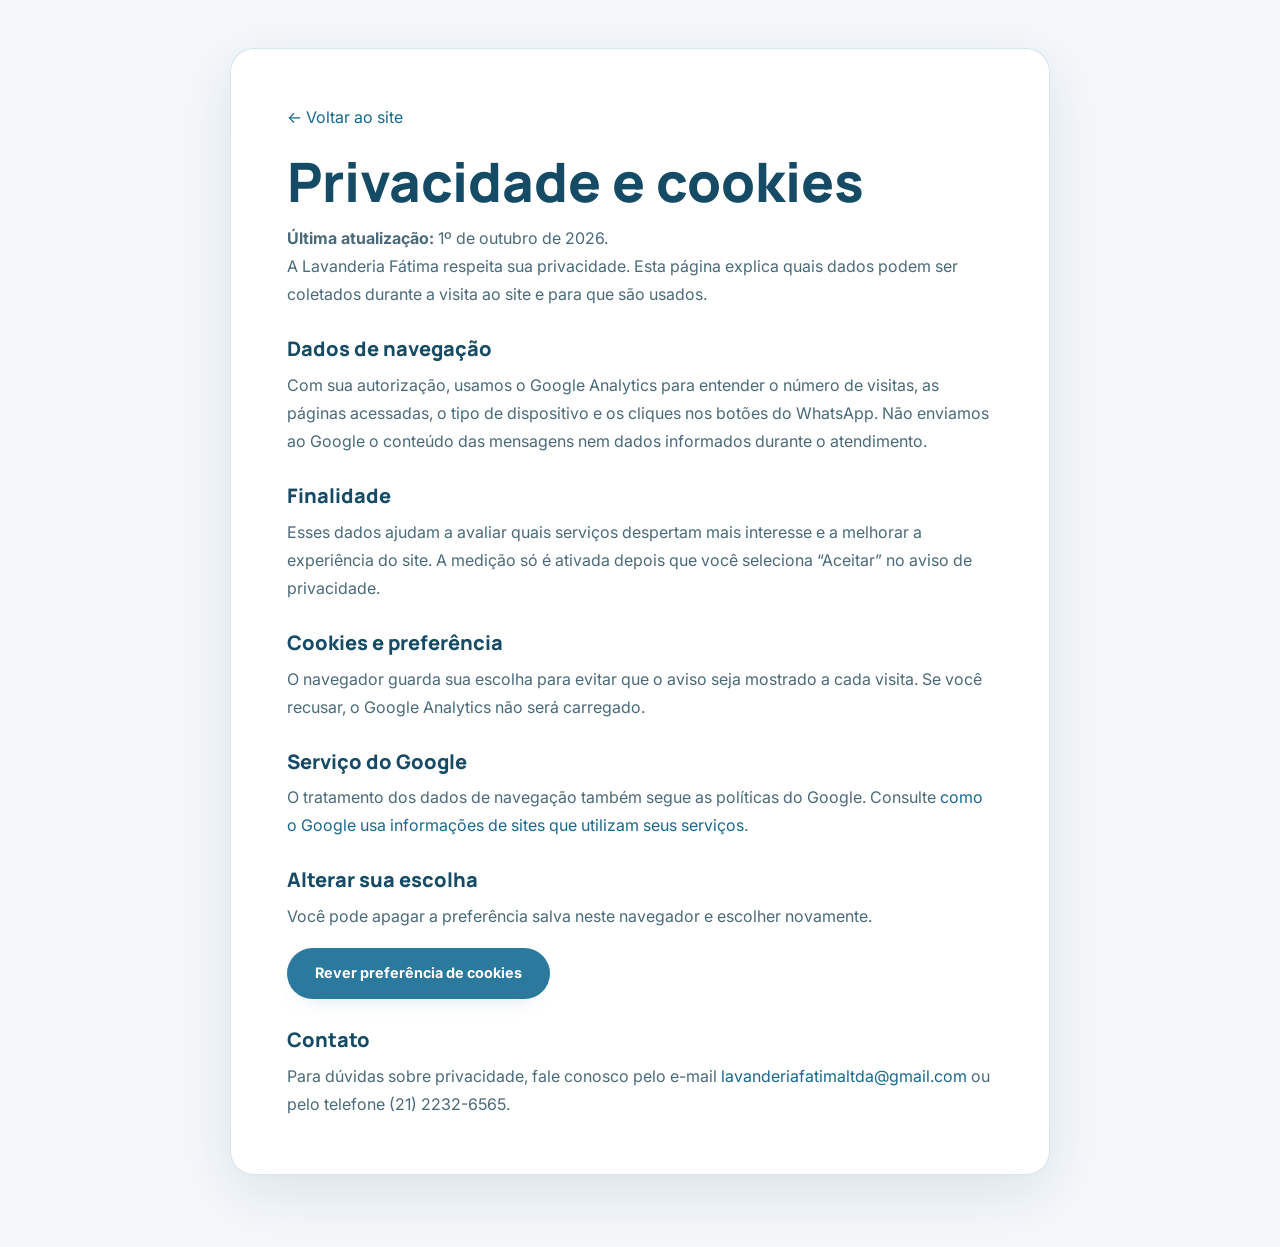
<file: privacidade.html>
<!DOCTYPE html>
<html lang="pt-BR">
<head>
    <meta charset="UTF-8">
    <meta name="viewport" content="width=device-width, initial-scale=1.0">
    <meta name="robots" content="index, follow">
    <title>Privacidade e cookies | Lavanderia Fátima</title>
    <meta name="description" content="Saiba como a Lavanderia Fátima usa dados de navegação e protege sua privacidade.">
    <link rel="canonical" href="https://lavanderia-fatima-seven.vercel.app/privacidade.html">
    <link rel="icon" href="assets/images/lavanderia-fatima-logo.jpg">
    <link rel="preconnect" href="https://fonts.googleapis.com">
    <link rel="preconnect" href="https://fonts.gstatic.com" crossorigin>
    <link href="https://fonts.googleapis.com/css2?family=Inter:wght@400;500;600;700;800&family=Manrope:wght@400;500;600;700;800&display=swap" rel="stylesheet">
    <link rel="stylesheet" href="style.css">
</head>
<body>
    <main class="legal-page">
        <article class="legal-card">
            <a href="index.html">← Voltar ao site</a>
            <h1>Privacidade e cookies</h1>
            <p><strong>Última atualização:</strong> 1º de outubro de 2026.</p>
            <p>A Lavanderia Fátima respeita sua privacidade. Esta página explica quais dados podem ser coletados durante a visita ao site e para que são usados.</p>

            <h2>Dados de navegação</h2>
            <p>Com sua autorização, usamos o Google Analytics para entender o número de visitas, as páginas acessadas, o tipo de dispositivo e os cliques nos botões do WhatsApp. Não enviamos ao Google o conteúdo das mensagens nem dados informados durante o atendimento.</p>

            <h2>Finalidade</h2>
            <p>Esses dados ajudam a avaliar quais serviços despertam mais interesse e a melhorar a experiência do site. A medição só é ativada depois que você seleciona “Aceitar” no aviso de privacidade.</p>

            <h2>Cookies e preferência</h2>
            <p>O navegador guarda sua escolha para evitar que o aviso seja mostrado a cada visita. Se você recusar, o Google Analytics não será carregado.</p>

            <h2>Serviço do Google</h2>
            <p>O tratamento dos dados de navegação também segue as políticas do Google. Consulte <a href="https://policies.google.com/technologies/partner-sites?hl=pt-BR" target="_blank" rel="noopener noreferrer">como o Google usa informações de sites que utilizam seus serviços</a>.</p>

            <h2>Alterar sua escolha</h2>
            <p>Você pode apagar a preferência salva neste navegador e escolher novamente.</p>
            <button class="btn btn-primary" id="resetAnalyticsConsent" type="button">Rever preferência de cookies</button>

            <h2>Contato</h2>
            <p>Para dúvidas sobre privacidade, fale conosco pelo e-mail <a href="mailto:lavanderiafatimaltda@gmail.com">lavanderiafatimaltda@gmail.com</a> ou pelo telefone (21) 2232-6565.</p>
        </article>
    </main>

    <script>
        document.getElementById('resetAnalyticsConsent').addEventListener('click', function() {
            try {
                localStorage.removeItem('lf_analytics_consent');
            } catch (error) {}
            window.location.href = 'index.html';
        });
    </script>
</body>
</html>
</file>
<file: style.css>
﻿/* ============================================================
   LAVANDERIA FÁTIMA - ESTILOS
   Paleta Pastel Azul + Mobile Otimizado
   ============================================================ */

/* ============================================================
   1. VARIÁVEIS E CONFIGURAÇÕES
   ============================================================ */
:root {
    /* AZUIS PASTEL */
    --pastel-blue-50: #EEF5FA;
    --pastel-blue-100: #DCE8F0;
    --pastel-blue-200: #B8D0E0;
    --pastel-blue-300: #95B8CC;
    --pastel-blue-400: #6A9FB8;
    
    /* AZUIS DE DESTAQUE */
    --blue-primary: #2B7A9E;
    --blue-primary-hover: #1D5F7E;
    --blue-primary-light: #3D8FB5;
    --blue-primary-dark: #1A4D66;
    
    /* VERDE WHATSAPP */
    --green-whatsapp: #25D366;
    --green-whatsapp-hover: #1DA851;
    
    /* CORES NEUTRAS */
    --pastel-text: #4A6A7A;
    --pastel-text-dark: #2D4A5A;
    --pastel-text-light: #7A9AAA;
    --pastel-white: #F5F9FC;
    --pastel-gray: #E8EFF5;
    --white: #FFFFFF;
    --dark-bg: #1A2D3D;
    --ink-deep: #0D2A38;
    --ink-blue: #14516A;
    --surface-panel: #FFFFFF;
    --surface-soft: #F6FAFD;
    --surface-border: rgba(184,208,224,0.46);
    
    /* SOMBRAS */
    --shadow-soft: 0 14px 36px -24px rgba(43,122,158,0.16);
    --shadow-card: 0 1px 2px rgba(26,45,61,0.06);
    --shadow-hover: 0 12px 28px -22px rgba(43,122,158,0.26);
    --shadow-whatsapp: 0 10px 24px -18px rgba(37,211,102,0.36);
    --shadow-blue: 0 10px 24px -18px rgba(43,122,158,0.42);
    --shadow-panel: 0 28px 74px -58px rgba(26,45,61,0.62);
    
    /* BORDAS */
    --radius-lg: 22px;
    --radius-md: 16px;
    --radius-sm: 12px;
    --radius-pill: 999px;

    --font-display: 'Manrope', system-ui, sans-serif;
    --font-body: 'Inter', system-ui, sans-serif;
    --container: 1220px;
    --ease: cubic-bezier(.22, .61, .36, 1);
}

/* ============================================================
   2. RESET E BASE
   ============================================================ */
*, *::before, *::after { box-sizing: border-box; margin: 0; padding: 0; }
html { scroll-behavior: smooth; }
body {
    font-family: var(--font-body);
    color: var(--pastel-text-dark);
    background: var(--pastel-white);
    line-height: 1.58;
    -webkit-font-smoothing: antialiased;
    overflow-x: hidden;
}
img { max-width: 100%; display: block; }
a { color: inherit; text-decoration: none; }
button { font: inherit; cursor: pointer; border: none; background: none; color: inherit; }
ul { list-style: none; }

h1, h2, h3, h4 {
    font-family: var(--font-display);
    line-height: 1.14;
    font-weight: 800;
    color: var(--pastel-text-dark);
    letter-spacing: 0;
}
p { color: var(--pastel-text); }
section { position: relative; }
section[id] { scroll-margin-top: 84px; }
.container { max-width: var(--container); margin-inline: auto; padding-inline: clamp(18px, 4vw, 28px); }

:focus-visible {
    outline: 3px solid var(--blue-primary);
    outline-offset: 3px;
    border-radius: 6px;
}

/* PULAR PARA CONTEÚDO */
.skip-link {
    position: absolute;
    left: 16px;
    top: -60px;
    background: var(--dark-bg);
    color: #fff;
    padding: 12px 20px;
    border-radius: var(--radius-sm);
    z-index: 10000;
    font-weight: 700;
    transition: top .3s var(--ease);
}
.skip-link:focus { top: 16px; }

/* REDUÇÃO DE MOVIMENTO */
@media (prefers-reduced-motion: reduce) {
    html { scroll-behavior: auto; }
    *, *::before, *::after {
        animation-duration: .01ms !important;
        transition-duration: .01ms !important;
    }
}

/* ============================================================
   3. TIPOGRAFIA
   ============================================================ */
.eyebrow {
    display: inline-flex;
    align-items: center;
    gap: 10px;
    font-weight: 700;
    font-size: .78rem;
    letter-spacing: .16em;
    text-transform: uppercase;
    color: var(--blue-primary);
    margin-bottom: 18px;
}
.eyebrow::before {
    content: '';
    width: 26px;
    height: 2px;
    background: var(--blue-primary);
    border-radius: 2px;
    flex-shrink: 0;
}
.eyebrow--on-dark { color: #fff; }
.eyebrow--on-dark::before { background: rgba(255,255,255,0.5); }

.section-head { max-width: 640px; margin-bottom: 42px; }
.section-head.center { margin-inline: auto; text-align: center; }
.section-head--split {
    max-width: none;
    display: grid;
    grid-template-columns: minmax(0, .82fr) minmax(300px, .55fr);
    gap: clamp(16px, 4vw, 52px);
    align-items: end;
    margin-bottom: 30px;
}
.section-head--split .eyebrow {
    grid-column: 1 / -1;
    margin-bottom: -2px;
}
.section-title {
    font-size: clamp(1.9rem, 3.4vw, 2.65rem);
    margin-bottom: 18px;
    color: var(--pastel-text-dark);
}
.section-head--split .section-title {
    max-width: 720px;
    margin-bottom: 0;
}
.section-lead {
    color: var(--pastel-text);
    font-size: 1.06rem;
    max-width: 56ch;
}
.section-head--split .section-lead {
    max-width: 430px;
    justify-self: end;
    margin-bottom: 2px;
}
.section-head.center .section-lead { margin-inline: auto; }
.text-white { color: #fff; }

@media (max-width: 760px) {
    .section-head--split {
        grid-template-columns: 1fr;
        gap: 12px;
        margin-bottom: 24px;
    }
    .section-head--split .eyebrow {
        margin-bottom: 0;
    }
    .section-head--split .section-lead {
        justify-self: start;
        max-width: 58ch;
        font-size: .98rem;
    }
}

/* ============================================================
   4. BOTÕES
   ============================================================ */
.btn {
    display: inline-flex;
    align-items: center;
    justify-content: center;
    gap: 10px;
    padding: 14px 28px;
    border-radius: var(--radius-pill);
    font-weight: 700;
    font-size: .9rem;
    transition: all .4s var(--ease);
    font-family: var(--font-body);
    cursor: pointer;
    min-height: 48px;
}
.btn svg { width: 18px; height: 18px; flex-shrink: 0; fill: currentColor; }

.btn-primary {
    background: var(--blue-primary);
    color: #fff;
    box-shadow: var(--shadow-blue);
}
.btn-primary:hover {
    background: var(--blue-primary-hover);
    transform: translateY(-1px);
    box-shadow: 0 12px 40px -10px rgba(43,122,158,0.5);
}

.btn-whatsapp {
    background: var(--green-whatsapp);
    color: #fff;
    box-shadow: var(--shadow-whatsapp);
    position: relative;
    isolation: isolate;
}
.btn-whatsapp:hover {
    background: var(--green-whatsapp-hover);
    transform: translateY(-1px);
    box-shadow: 0 14px 44px -10px rgba(37,211,102,0.55);
}
.btn-whatsapp::after {
    display: none;
}
@keyframes pulse-ring-whatsapp {
    0% { opacity: .55; transform: scale(1); }
    100% { opacity: 0; transform: scale(1.14); }
}

.btn-secondary {
    background: rgba(255,255,255,0.15);
    color: #fff;
    border: 1.5px solid rgba(255,255,255,0.5);
    backdrop-filter: blur(8px);
}
.btn-secondary:hover {
    background: rgba(255,255,255,0.3);
    transform: translateY(-1px);
    border-color: rgba(255,255,255,0.8);
}

.btn-cta {
    background: var(--blue-primary-dark);
    color: #fff;
    padding: 12px 24px;
    border-radius: var(--radius-pill);
    font-weight: 700;
    font-size: .85rem;
    transition: all .4s var(--ease);
    box-shadow: 0 4px 16px rgba(26,77,102,0.3);
}
.btn-cta:hover {
    background: var(--blue-primary-hover);
    transform: translateY(-1px);
    box-shadow: 0 8px 28px -6px rgba(26,77,102,0.4);
}
.btn-cta svg { margin-left: 8px; }
.icon-img {
    width: 1.12em;
    height: 1.12em;
    display: block;
    flex: 0 0 auto;
    object-fit: contain;
}
.icon-img--light {
    filter: brightness(0) invert(1);
}
.btn-cta .icon-img {
    margin-left: 4px;
}

/* BOTÃO INSTAGRAM - GRADIENTE */
.btn-instagram {
    display: inline-flex;
    align-items: center;
    gap: 10px;
    padding: 16px 28px;
    border-radius: var(--radius-pill);
    font-weight: 700;
    font-size: .92rem;
    color: #fff;
    background: linear-gradient(135deg, #405DE6, #5851DB, #833AB4, #C13584, #E1306C);
    background-size: 200% 200%;
    animation: instagram-shine 4s ease-in-out infinite;
    transition: all .4s var(--ease);
    box-shadow: 0 4px 20px rgba(225,48,108,0.35);
    border: none;
    cursor: pointer;
    text-decoration: none;
    min-height: 48px;
}
@keyframes instagram-shine {
    0% { background-position: 0% 50%; }
    50% { background-position: 100% 50%; }
    100% { background-position: 0% 50%; }
}
.btn-instagram:hover {
    transform: translateY(-3px) scale(1.04);
    box-shadow: 0 8px 32px rgba(225,48,108,0.45);
}
.btn-instagram svg {
    width: 20px;
    height: 20px;
    fill: currentColor;
}
.btn-instagram .icon-img {
    width: 20px;
    height: 20px;
}

/* ============================================================
   5. CABEÇALHO / MENU
   ============================================================ */
.site-header {
    position: fixed;
    top: 0;
    left: 0;
    right: 0;
    z-index: 1000;
    padding: 18px 0;
    transition: background .45s var(--ease), border-color .45s var(--ease), box-shadow .45s var(--ease), padding .45s var(--ease);
    background: transparent;
    backdrop-filter: none;
    border-bottom: 1px solid transparent;
}
.site-header.is-scrolled {
    background: rgba(245,249,252,0.97);
    backdrop-filter: blur(20px);
    box-shadow: 0 4px 30px -10px rgba(43,122,158,0.1);
    padding: 10px 0;
}
.site-header .container {
    display: flex;
    align-items: center;
    justify-content: space-between;
    gap: 20px;
}

/* LOGO */
.logo {
    display: flex;
    align-items: center;
    gap: 12px;
    font-family: var(--font-display);
    font-weight: 800;
    font-size: 1.1rem;
    color: #fff;
    transition: color .45s var(--ease);
    flex-shrink: 0;
}
.site-header.is-scrolled .logo {
    color: var(--pastel-text-dark);
}
.logo-mark {
    width: 42px;
    height: 42px;
    flex-shrink: 0;
    border-radius: 14px;
    background: #fff;
    display: flex;
    align-items: center;
    justify-content: center;
    overflow: hidden;
    padding: 2px;
    box-shadow: 0 4px 16px rgba(43,122,158,0.3);
}
.logo-mark svg { width: 24px; height: 24px; fill: #fff; }
.logo-mark img {
    width: 100%;
    height: 100%;
    object-fit: cover;
    border-radius: 12px;
}
.logo-text {
    display: flex;
    flex-direction: column;
    line-height: 1.2;
}
.logo-text span {
    font-size: .55rem;
    font-weight: 600;
    letter-spacing: .08em;
    text-transform: uppercase;
    color: rgba(245,249,252,0.72);
    opacity: .8;
}
.site-header.is-scrolled .logo-text span {
    color: var(--pastel-text);
}

/* LINKS DO MENU */
.nav-links {
    display: flex;
    align-items: center;
    gap: 28px;
}
.nav-links a {
    font-weight: 600;
    font-size: .88rem;
    color: rgba(245,249,252,0.84);
    position: relative;
    padding: 4px 0;
    transition: color .3s var(--ease);
    white-space: nowrap;
}
.nav-links a::after {
    content: '';
    position: absolute;
    left: 0;
    bottom: -2px;
    width: 0;
    height: 2.5px;
    background: rgba(245,249,252,0.82);
    border-radius: 4px;
    transition: width .3s var(--ease);
}
.nav-links a:hover {
    color: #fff;
}
.site-header.is-scrolled .nav-links a {
    color: var(--pastel-text);
}
.site-header.is-scrolled .nav-links a::after {
    background: var(--blue-primary);
}
.site-header.is-scrolled .nav-links a:hover {
    color: var(--blue-primary);
}
.nav-links a:hover::after {
    width: 100%;
}

/* SLIDER DE IDIOMA */
.language-switch {
    display: flex;
    align-items: center;
    gap: 3px;
    background: rgba(255,255,255,0.16);
    border-radius: var(--radius-pill);
    padding: 3px 4px;
    border: 1px solid rgba(245,249,252,0.18);
    transition: all .3s var(--ease);
}
.site-header.is-scrolled .language-switch {
    background: var(--pastel-white);
    border-color: var(--pastel-blue-200);
}
.lang-btn {
    padding: 5px 10px;
    border-radius: var(--radius-pill);
    font-size: .65rem;
    font-weight: 700;
    color: rgba(245,249,252,0.72);
    transition: all .3s var(--ease);
    font-family: var(--font-body);
    letter-spacing: .04em;
}
.lang-btn.active {
    background: var(--blue-primary);
    color: #fff;
    box-shadow: 0 2px 8px rgba(43,122,158,0.35);
}
.lang-btn:hover:not(.active) {
    color: #fff;
}
.site-header.is-scrolled .lang-btn {
    color: var(--pastel-text);
}
.site-header.is-scrolled .lang-btn.active {
    color: #fff;
}
.site-header.is-scrolled .lang-btn:hover:not(.active) {
    color: var(--blue-primary);
}
.lang-divider {
    width: 1px;
    height: 14px;
    background: var(--pastel-gray);
}
/* AÇÕES DO CABEÇALHO */
.header-actions {
    display: flex;
    align-items: center;
    gap: 10px;
}
.header-actions .btn {
    padding: 10px 20px;
    font-size: .82rem;
    white-space: nowrap;
}
.header-actions .btn span {
    display: inline;
}

/* BOTÃO MENU MOBILE */
.nav-toggle {
    display: none;
    width: 40px;
    height: 40px;
    border-radius: 50%;
    align-items: center;
    justify-content: center;
    flex-shrink: 0;
    background: var(--pastel-gray);
    color: var(--pastel-text-dark);
    transition: all .3s var(--ease);
}
.nav-toggle svg { width: 20px; height: 20px; fill: currentColor; }
.nav-toggle:hover {
    background: var(--blue-primary);
    color: #fff;
}

/* MENU RESPONSIVO */
@media (max-width: 980px) {
    .nav-links {
        position: fixed;
        inset: 0 0 0 auto;
        width: min(340px, 88vw);
        height: 100vh;
        background: var(--pastel-white);
        flex-direction: column;
        justify-content: center;
        align-items: flex-start;
        gap: 6px;
        padding: 80px 44px;
        transform: translateX(100%);
        transition: transform .5s var(--ease);
        z-index: 999;
        box-shadow: -10px 0 40px rgba(43,122,158,0.08);
        border-left: 1px solid rgba(184,208,224,0.2);
    }
    body.nav-open .nav-links { transform: translateX(0); }
    .nav-links a {
        color: var(--pastel-text-dark);
        font-size: 1.1rem;
        padding: 12px 0;
        width: 100%;
        opacity: 0;
        transform: translateX(-20px);
        transition: all .4s var(--ease);
    }
    .nav-links a::after {
        background: var(--blue-primary);
    }
    body.nav-open .nav-links a {
        opacity: 1;
        transform: translateX(0);
    }
    .nav-links a:nth-child(1) { transition-delay: .05s; }
    .nav-links a:nth-child(2) { transition-delay: .10s; }
    .nav-links a:nth-child(3) { transition-delay: .15s; }
    .nav-links a:nth-child(4) { transition-delay: .20s; }
    .nav-links a:nth-child(5) { transition-delay: .25s; }
    .nav-links a:nth-child(6) { transition-delay: .30s; }
    .nav-links a:hover {
        color: var(--blue-primary);
    }
    .nav-toggle { display: flex; }
    .nav-scrim {
        position: fixed;
        inset: 0;
        background: rgba(26,45,61,0.3);
        opacity: 0;
        pointer-events: none;
        transition: opacity .5s var(--ease);
        z-index: 998;
        backdrop-filter: blur(4px);
    }
    body.nav-open .nav-scrim {
        opacity: 1;
        pointer-events: auto;
    }
    body.nav-open { overflow: hidden; }
}

@media (max-width: 600px) {
    .header-actions .btn span {
        display: none;
    }
    .header-actions .btn {
        padding: 10px 14px;
        min-height: 40px;
    }
    .header-actions .btn svg {
        width: 18px;
        height: 18px;
    }
    .header-actions .language-switch {
        display: flex;
        padding: 2px 3px;
        gap: 1px;
    }
    .header-actions .lang-btn {
        padding: 5px 7px;
        font-size: .6rem;
    }
    .header-actions {
        gap: 6px;
    }
    .site-header {
        padding: 12px 0;
    }
    .site-header.is-scrolled {
        padding: 8px 0;
    }
    .logo-text {
        font-size: .9rem;
    }
    .logo-text span {
        font-size: .5rem;
    }
    .logo-mark {
        width: 36px;
        height: 36px;
    }
    .logo-mark svg {
        width: 20px;
        height: 20px;
    }
    .logo-mark img {
        border-radius: 10px;
    }
    .nav-links {
        padding: 60px 32px;
    }
}

@media (max-width: 370px) {
    .site-header .logo-text {
        display: none;
    }
}

/* ============================================================
   6. HERO
   ============================================================ */
.hero {
    min-height: 100vh;
    min-height: 100svh;
    display: flex;
    align-items: center;
    position: relative;
    overflow: hidden;
    padding: 118px 0 56px;
    background: #0c1c26;
}
.hero-media {
    position: absolute;
    inset: 0;
    z-index: 0;
}
.hero-media img {
    width: 100%;
    height: 100%;
    object-fit: cover;
}
.hero > .container {
    width: 100%;
}
.hero-scrim {
    position: absolute;
    inset: 0;
    z-index: 1;
    background:
        linear-gradient(90deg, rgba(8,22,31,0.86) 0%, rgba(8,22,31,0.68) 42%, rgba(8,22,31,0.24) 76%),
        linear-gradient(0deg, rgba(8,22,31,0.9) 0%, rgba(8,22,31,0.34) 48%, rgba(8,22,31,0.24) 100%);
}
.hero-content {
    position: relative;
    z-index: 2;
    max-width: 680px;
}
.hero-title {
    font-size: clamp(2.2rem, 5.2vw, 4rem);
    color: #fff;
    margin-bottom: 20px;
    text-shadow: 0 20px 54px rgba(0,0,0,0.34);
}
.hero-title em {
    color: #fff;
    font-style: normal;
    position: relative;
}
.hero-title em::after {
    content: '';
    position: absolute;
    left: -2%;
    right: -2%;
    bottom: .08em;
    height: .3em;
    background: rgba(92, 178, 214, 0.55);
    opacity: .42;
    z-index: -1;
    border-radius: 4px;
}
.hero-lead {
    font-size: clamp(1.04rem, 1.7vw, 1.24rem);
    color: rgba(245,249,252,0.86);
    max-width: 560px;
    margin-bottom: 26px;
}
.hero-ctas {
    display: flex;
    flex-wrap: wrap;
    gap: 16px;
    margin-bottom: 30px;
}
.hero-ctas .btn-secondary {
    background: rgba(255,255,255,0.86);
    color: var(--blue-primary-dark);
    border-color: rgba(184,208,224,0.72);
    box-shadow: 0 14px 30px -24px rgba(26,45,61,0.5);
}
.hero-ctas .btn-secondary:hover {
    background: #fff;
    border-color: rgba(43,122,158,0.35);
    color: var(--blue-primary);
}
.hero-info-strip {
    display: grid;
    grid-template-columns: repeat(3, minmax(0, 1fr));
    gap: 10px;
    width: min(680px, 100%);
    margin: 0 0 22px;
}
.hero-info-strip a {
    display: grid;
    gap: 3px;
    min-height: 92px;
    padding: 14px 16px;
    border-radius: var(--radius-md);
    background: rgba(12,28,38,0.56);
    border: 1px solid rgba(219,239,248,0.18);
    box-shadow: 0 18px 42px -30px rgba(0,0,0,0.56);
    backdrop-filter: blur(12px);
    transition: transform .25s var(--ease), border-color .25s var(--ease), background .25s var(--ease);
}
.hero-info-strip a:hover {
    transform: translateY(-2px);
    border-color: rgba(180,224,242,0.35);
    background: rgba(18,47,62,0.72);
}
.hero-info-strip strong {
    color: #fff;
    font-size: .82rem;
    font-weight: 900;
}
.hero-info-strip span {
    color: rgba(245,249,252,0.72);
    font-size: .76rem;
    line-height: 1.32;
}
.hero-trust {
    display: flex;
    flex-wrap: wrap;
    gap: 12px 22px;
}
.hero-trust li {
    display: flex;
    align-items: center;
    gap: 10px;
    font-weight: 600;
    font-size: .9rem;
    color: rgba(245,249,252,0.84);
}
.hero-trust .trust-ico {
    width: 30px;
    height: 30px;
    border-radius: 50%;
    background: rgba(245,249,252,0.14);
    display: flex;
    align-items: center;
    justify-content: center;
    flex-shrink: 0;
    color: #dff5ff;
}
.hero-trust .trust-ico svg { width: 16px; height: 16px; fill: currentColor; }

/* ANIMAÇÃO DO TEXTO DO HERO */
.hero-content .eyebrow {
    animation: hero-text-in 1s var(--ease) .3s both;
}
.hero-title { animation: hero-text-in 1s var(--ease) .5s both; }
.hero-lead { animation: hero-text-in 1s var(--ease) .7s both; }
.hero-ctas { animation: hero-text-in 1s var(--ease) .9s both; }
.hero-trust { animation: hero-text-in 1.1s var(--ease) 1.1s both; }

@keyframes hero-text-in {
    0% { opacity: 0; transform: translateY(30px); }
    100% { opacity: 1; transform: translateY(0); }
}

/* SETA "ROLE A PÁGINA" */
.scroll-cue {
    position: absolute;
    left: 50%;
    bottom: 22px;
    transform: translateX(-50%);
    z-index: 2;
    display: flex;
    flex-direction: column;
    align-items: center;
    gap: 8px;
    color: rgba(245,249,252,0.72);
    font-size: .72rem;
    font-weight: 600;
    letter-spacing: .08em;
    text-transform: uppercase;
    animation: cue-fade-in 1.5s ease 1.5s both;
}
@keyframes cue-fade-in {
    0% { opacity: 0; transform: translateX(-50%) translateY(15px); }
    100% { opacity: 1; transform: translateX(-50%) translateY(0); }
}
.scroll-cue svg {
    width: 18px;
    height: 18px;
    fill: currentColor;
    animation: scroll-bounce 2.2s ease-in-out infinite;
}
@keyframes scroll-bounce {
    0%, 100% { transform: translateY(0); opacity: 1; }
    50% { transform: translateY(10px); opacity: .7; }
}

@media (max-width: 600px) {
    .hero {
        padding-top: 92px;
        padding-bottom: 34px;
        min-height: 100vh;
        min-height: 100svh;
        align-items: flex-start;
    }
    .hero-scrim {
        background:
            linear-gradient(180deg, rgba(8,22,31,.92) 0%, rgba(8,22,31,.78) 52%, rgba(8,22,31,.9) 100%),
            linear-gradient(90deg, rgba(8,22,31,.86), rgba(8,22,31,.42));
    }
    .hero-content {
        padding-top: 10px;
    }
    .hero-content .eyebrow,
    .hero-title,
    .hero-lead,
    .hero-ctas,
    .hero-trust,
    .hero [data-reveal] {
        animation: none;
        opacity: 1;
        transform: none;
    }
    .hero .btn-whatsapp {
        background: var(--green-whatsapp);
        color: #fff;
    }
    .hero .eyebrow--on-dark {
        color: rgba(245,249,252,.82);
        opacity: 1;
    }
    .hero .eyebrow--on-dark::before {
        background: #dff5ff;
    }
    .hero .btn-secondary {
        background: rgba(255,255,255,.82);
        color: var(--blue-primary-dark);
        border-color: rgba(184,208,224,.72);
    }
    .hero-title {
        font-size: clamp(2rem, 8vw, 2.62rem);
        margin-bottom: 16px;
    }
    .hero-title br {
        display: none;
    }
    .hero-lead {
        font-size: 1rem;
        margin-bottom: 22px;
    }
    .hero-ctas {
        flex-direction: column;
        gap: 10px;
        margin-bottom: 14px;
    }
    .hero-ctas .btn {
        width: 100%;
        justify-content: center;
    }
    .hero-info-strip {
        grid-template-columns: 1fr;
        gap: 8px;
        margin-bottom: 18px;
    }
    .hero-info-strip a {
        min-height: 0;
        padding: 11px 13px;
    }
    .hero-trust {
        display: grid;
        grid-template-columns: repeat(2, minmax(0, 1fr));
        gap: 8px 10px;
    }
    .hero-trust li {
        align-items: flex-start;
        gap: 8px;
        font-size: .78rem;
        line-height: 1.3;
    }
    .hero-trust .trust-ico {
        width: 26px;
        height: 26px;
    }
    .scroll-cue { display: none; }
}

/* ============================================================
   7. SERVIÇOS
   ============================================================ */
.services {
    padding: 92px 0;
    background:
        linear-gradient(180deg, var(--pastel-white) 0%, #fff 54%, var(--pastel-white) 100%);
}
.services-showcase {
    display: grid;
    grid-template-columns: repeat(4, minmax(0, 1fr));
    grid-auto-rows: minmax(174px, auto);
    gap: 16px;
    align-items: stretch;
    padding: 0;
    border-radius: 0;
    background: transparent;
    border: 0;
    box-shadow: none;
}
.service-feature {
    display: grid;
    align-content: start;
    gap: 14px;
    padding: clamp(24px, 3vw, 30px);
    min-height: 0;
    border-radius: var(--radius-lg);
    grid-column: span 2;
    grid-row: auto;
    color: #fff;
    background:
        linear-gradient(145deg, rgba(13,42,56,.98), rgba(22,86,112,.94)),
        var(--blue-primary-dark);
    position: relative;
    overflow: hidden;
    box-shadow: 0 28px 70px -48px rgba(13,42,56,.72);
}
.service-feature::after {
    content: '';
    position: absolute;
    left: clamp(24px, 4vw, 42px);
    right: clamp(24px, 4vw, 42px);
    bottom: clamp(16px, 2.4vw, 24px);
    height: 1px;
    background: linear-gradient(90deg, rgba(255,255,255,.36), rgba(255,255,255,0));
    pointer-events: none;
}
.service-feature-icon,
.service-icon {
    width: 54px;
    height: 54px;
    border-radius: 16px;
    background: rgba(218,235,245,.9);
    display: flex;
    align-items: center;
    justify-content: center;
    color: var(--blue-primary);
    flex: 0 0 auto;
}
.service-feature-icon {
    width: 56px;
    height: 56px;
    background: rgba(255,255,255,.16);
    color: #fff;
    border: 1px solid rgba(255,255,255,.22);
}
.service-feature-icon svg,
.service-icon svg { width: 26px; height: 26px; }
.service-feature h3 {
    color: #fff;
    font-size: clamp(1.35rem, 2.2vw, 1.82rem);
    margin-bottom: 8px;
}
.service-feature p:not(.service-kicker) {
    color: rgba(245,249,252,.82);
    max-width: 410px;
    line-height: 1.55;
}
.service-kicker {
    color: rgba(245,249,252,.68);
    font-size: .76rem;
    font-weight: 900;
    letter-spacing: .08em;
    text-transform: uppercase;
    margin-bottom: 10px;
}
.service-feature .btn {
    width: max-content;
    position: relative;
    z-index: 1;
    margin-top: 2px;
}
.service-list {
    display: contents;
    padding: 0;
    border-radius: 0;
    background: transparent;
    border: 0;
}
.service-row {
    display: flex;
    flex-direction: column;
    gap: 12px;
    align-items: start;
    min-height: 174px;
    padding: 20px;
    border-radius: 20px;
    background: #fff;
    border: 1px solid rgba(184,208,224,0.42);
    border-top: 4px solid rgba(43,122,158,0.22);
    box-shadow: 0 20px 48px -42px rgba(26,45,61,.48);
    transition: transform .25s var(--ease), border-color .25s var(--ease), box-shadow .25s var(--ease);
}
.service-row:nth-child(2n) {
    background: linear-gradient(180deg, #fff 0%, var(--pastel-white) 100%);
}
.service-row:nth-child(3n) {
    border-top-color: rgba(37,211,102,0.34);
}
.service-row:nth-child(7) {
    grid-column: auto;
    min-height: 174px;
}
.service-row:hover {
    transform: translateY(-3px);
    border-color: rgba(43,122,158,.28);
    box-shadow: 0 28px 62px -46px rgba(26,45,61,.58);
}
.service-row .service-icon {
    width: 44px;
    height: 44px;
    border-radius: 14px;
    background: #fff;
    border: 1px solid rgba(184,208,224,0.34);
}
.service-row h3 {
    font-size: .96rem;
    margin-bottom: 6px;
    color: var(--pastel-text-dark);
}
.service-row p {
    font-size: .82rem;
    line-height: 1.48;
    color: var(--pastel-text);
}

@media (max-width: 1080px) {
    .services-showcase {
        grid-template-columns: repeat(2, minmax(0, 1fr));
    }
    .service-feature {
        min-height: 0;
        grid-column: span 2;
        grid-row: auto;
    }
    .service-row:nth-child(7) {
        grid-column: span 2;
    }
}
@media (max-width: 600px) {
    .services {
        padding: 58px 0;
    }
    .services-showcase {
        grid-template-columns: 1fr;
        gap: 16px;
        padding: 0;
    }
    .service-feature {
        min-height: 0;
        padding: 24px;
        grid-column: auto;
    }
    .service-feature .btn {
        width: 100%;
        justify-content: center;
    }
    .service-row {
        min-height: 0;
    }
    .service-list {
        display: contents;
    }
    .service-row {
        min-height: 0;
        padding: 16px;
    }
    .service-row:nth-child(7) {
        grid-column: auto;
    }
    .service-row p {
        font-size: .8rem;
    }
}

/* ============================================================
   8. PREÇOS - CARDS
   ============================================================ */
.pricing {
    padding: 92px 0;
    background:
        linear-gradient(135deg, rgba(13,42,56,.98), rgba(23,90,118,.96));
    overflow: hidden;
}
.pricing .eyebrow,
.pricing .section-title,
.pricing .section-lead {
    color: #fff;
}
.pricing .eyebrow::before {
    background: rgba(255,255,255,.5);
}
.pricing .section-lead {
    color: rgba(245,249,252,.78);
}
.pricing-panel {
    display: grid;
    grid-template-columns: minmax(280px, .8fr) minmax(0, 1.2fr);
    gap: clamp(18px, 4vw, 38px);
    align-items: stretch;
    padding: 0;
    border-radius: 0;
    background: transparent;
    border: 0;
    box-shadow: none;
}
.pricing-panel-main {
    display: grid;
    align-content: start;
    justify-items: start;
    gap: 16px;
    grid-row: auto;
    padding: clamp(24px, 4vw, 36px);
    border-radius: var(--radius-lg);
    background: rgba(255,255,255,.1);
    border: 1px solid rgba(255,255,255,.16);
    box-shadow: inset 0 1px 0 rgba(255,255,255,.08);
}
.pricing-panel-main h3 {
    font-size: clamp(1.45rem, 3vw, 2.35rem);
    max-width: 520px;
    color: #fff;
}
.pricing-panel-main p {
    max-width: 520px;
    color: rgba(245,249,252,.78);
    line-height: 1.65;
}
.pricing-badge {
    display: inline-flex;
    align-items: center;
    justify-content: center;
    min-height: 32px;
    padding: 0 12px;
    border-radius: var(--radius-pill);
    background: rgba(255,255,255,.1);
    border: 1px solid rgba(255,255,255,.18);
    font-size: .78rem;
    font-weight: 800;
    color: #fff;
    letter-spacing: .04em;
    text-transform: uppercase;
}
.pricing-list {
    display: grid;
    grid-template-columns: repeat(2, minmax(0, 1fr));
    gap: 14px;
    overflow: visible;
    border-radius: 0;
    background: transparent;
    border: 0;
    box-shadow: none;
}
.pricing-line {
    display: grid;
    grid-template-columns: 48px 1fr;
    gap: 16px;
    align-items: start;
    position: relative;
    min-height: 128px;
    padding: 18px 18px 50px;
    border-radius: 18px;
    background: #fff;
    border: 1px solid rgba(255,255,255,0.2);
    box-shadow: 0 26px 64px -54px rgba(0,0,0,.58);
    transition: transform .25s var(--ease), box-shadow .25s var(--ease);
}
.pricing-line:hover {
    transform: translateY(-3px);
    box-shadow: 0 34px 72px -54px rgba(0,0,0,.68);
}
.pricing-line > span {
    width: 48px;
    height: 48px;
    display: grid;
    place-items: center;
    border-radius: 13px;
    background: #fff;
    border: 1px solid rgba(184,208,224,0.34);
    color: var(--blue-primary);
}
.pricing-line::after {
    content: 'WhatsApp';
    position: absolute;
    right: 16px;
    bottom: 14px;
    min-height: 30px;
    padding: 6px 12px;
    border-radius: var(--radius-pill);
    background: var(--pastel-blue-50);
    color: var(--blue-primary);
    font-size: .74rem;
    font-weight: 800;
    letter-spacing: .02em;
}
.pricing-line:nth-child(5) {
    grid-column: span 2;
}
.pricing-line svg {
    width: 20px;
    height: 20px;
}
.pricing-line strong,
.pricing-line small {
    display: block;
}
.pricing-line strong {
    color: var(--pastel-text-dark);
    font-size: .92rem;
    margin-bottom: 2px;
}
.pricing-line small {
    color: var(--pastel-text-light);
    font-size: .78rem;
    line-height: 1.35;
}

@media (max-width: 820px) {
    .pricing-panel {
        grid-template-columns: 1fr;
    }
    .pricing-panel-main,
    .pricing-line:nth-child(5) {
        grid-column: auto;
        grid-row: auto;
    }
}
@media (max-width: 600px) {
    .pricing {
        padding: 58px 0;
    }
    .pricing-panel {
        grid-template-columns: 1fr;
        gap: 18px;
    }
    .pricing-list {
        grid-template-columns: 1fr;
    }
    .pricing-panel-main {
        padding: 22px;
        grid-column: auto;
    }
    .pricing-panel-main .btn {
        width: 100%;
        justify-content: center;
    }
    .pricing-line {
        grid-template-columns: 42px 1fr;
        min-height: 0;
        padding: 14px;
    }
    .pricing-line:nth-child(5) {
        grid-column: auto;
    }
    .pricing-line::after {
        display: none;
    }
}

/* ============================================================
   9. COMO FUNCIONA
   ============================================================ */
.process {
    padding: 92px 0;
    background: #fff;
}
.process-track {
    position: relative;
    display: grid;
    grid-template-columns: repeat(4, 1fr);
    gap: 32px;
    margin-top: 80px;
}
.process-track::before {
    content: '';
    position: absolute;
    top: 33px;
    left: 36px;
    right: 36px;
    height: 0;
    border-top: 2px dashed var(--pastel-blue-200);
    z-index: 0;
}
.process-track::after {
    content: '';
    position: absolute;
    top: 33px;
    left: 36px;
    right: 36px;
    height: 0;
    border-top: 2px dashed var(--blue-primary);
    z-index: 0;
    transform: scaleX(0);
    transform-origin: left center;
    transition: transform 1.6s var(--ease);
}
.process-track.in-view::after { transform: scaleX(1); }
.process-step {
    position: relative;
    z-index: 1;
    padding-right: 8px;
}
.process-node {
    width: 66px;
    height: 66px;
    border-radius: 50%;
    background: #fff;
    border: 2.5px solid var(--pastel-blue-200);
    display: flex;
    align-items: center;
    justify-content: center;
    color: var(--blue-primary);
    margin-bottom: 24px;
    box-shadow: 0 0 0 8px #fff;
    position: relative;
    transition: all .5s var(--ease);
}
.process-node svg { width: 26px; height: 26px; fill: currentColor; }
.process-step:hover .process-node {
    transform: scale(1.08);
    border-color: var(--blue-primary);
    color: var(--blue-primary-hover);
    box-shadow: 0 4px 20px rgba(43,122,158,0.2);
}
.process-number {
    position: absolute;
    top: -8px;
    left: 44px;
    background: var(--blue-primary);
    color: #fff;
    font-size: .65rem;
    font-weight: 800;
    padding: 3px 10px;
    border-radius: 20px;
}
.process-step h3 { font-size: 1rem; margin-bottom: 8px; color: var(--pastel-text-dark); }
.process-step p { font-size: .88rem; color: var(--pastel-text); }

@media (max-width: 980px) {
    .process-track {
        grid-template-columns: 1fr;
        gap: 40px;
        margin-top: 50px;
    }
    .process-track::before,
    .process-track::after {
        display: none;
    }
    .process-step {
        padding-left: 0;
        text-align: center;
        min-height: auto;
    }
    .process-node {
        position: relative;
        left: auto;
        top: auto;
        margin: 0 auto 16px;
        width: 60px;
        height: 60px;
    }
    .process-node svg {
        width: 24px;
        height: 24px;
    }
    .process-number {
        top: -8px;
        left: 40px;
        font-size: .6rem;
    }
    .process-step h3 {
        font-size: .95rem;
    }
    .process-step p {
        font-size: .85rem;
    }
}

/* ============================================================
   10. DIFERENCIAIS
   ============================================================ */
.differentials {
    padding: 92px 0;
    background:
        linear-gradient(180deg, var(--pastel-white) 0%, #fff 100%);
}
.differentials-panel {
    display: grid;
    grid-template-columns: repeat(3, minmax(0, 1fr));
    grid-auto-rows: minmax(150px, auto);
    gap: 16px;
    align-items: start;
    padding: 0;
    border-radius: 0;
    background: transparent;
    border: 0;
    box-shadow: none;
    overflow: visible;
    position: relative;
    isolation: isolate;
}
.differentials-panel::before {
    content: none;
}
.differentials-panel::after {
    content: none;
}
.differentials-copy {
    order: 0;
    display: grid;
    grid-template-columns: 56px minmax(0, 1fr) auto;
    align-items: center;
    justify-items: start;
    gap: clamp(16px, 3vw, 26px);
    position: relative;
    z-index: 1;
    padding: clamp(24px, 4vw, 38px);
    border-radius: var(--radius-lg);
    grid-column: 1 / -1;
    grid-row: auto;
    color: #fff;
    background:
        linear-gradient(135deg, rgba(13,42,56,.98), rgba(23,90,118,.96));
    border: 0;
    box-shadow: 0 30px 76px -56px rgba(13,42,56,.7);
    overflow: hidden;
}
.differentials-copy::after {
    content: none;
}
.differentials-mark {
    width: 58px;
    height: 58px;
    display: grid;
    place-items: center;
    border-radius: 17px;
    background: rgba(255,255,255,.12);
    color: #fff;
    border: 1px solid rgba(255,255,255,.18);
}
.differentials-copy-body {
    display: grid;
    gap: 8px;
}
.differentials-kicker {
    color: rgba(245,249,252,.72);
    font-size: .72rem;
    font-weight: 900;
    letter-spacing: .1em;
    text-transform: uppercase;
    margin: 4px 0 -2px;
}
.differentials-copy h3 {
    color: #fff;
    font-size: clamp(1.35rem, 2.1vw, 1.9rem);
    line-height: 1.12;
    max-width: 560px;
}
.differentials-copy p {
    color: rgba(245,249,252,.78);
    max-width: 720px;
    line-height: 1.55;
}
.differentials-points {
    display: flex;
    flex-wrap: wrap;
    gap: 8px;
    margin: 2px 0 4px;
}
.differentials-points span {
    display: inline-flex;
    align-items: center;
    min-height: 30px;
    padding: 0 11px;
    border-radius: var(--radius-pill);
    background: rgba(255,255,255,.1);
    color: rgba(245,249,252,.88);
    border: 1px solid rgba(255,255,255,.14);
    font-size: .72rem;
    font-weight: 800;
}
.differentials-list {
    display: contents;
    position: relative;
    z-index: 1;
    align-content: center;
    padding: 0;
    border-radius: 0;
    background: transparent;
    border: 0;
}
.differential-line {
    display: grid;
    grid-template-columns: 44px 1fr;
    gap: 12px;
    align-items: start;
    min-height: 152px;
    padding: 20px;
    border-radius: 18px;
    background: #fff;
    border: 1px solid rgba(184,208,224,0.42);
    box-shadow: 0 18px 44px -40px rgba(26,45,61,.42);
    transition: transform .24s var(--ease), border-color .24s var(--ease), box-shadow .24s var(--ease);
}
.differential-line:hover {
    transform: translateY(-3px);
    border-color: rgba(43,122,158,.28);
    box-shadow: 0 26px 58px -44px rgba(26,45,61,.52);
}
.differential-line:nth-child(7) {
    grid-column: auto;
    min-height: 152px;
}
.differential-line > span {
    width: 44px;
    height: 44px;
    display: grid;
    place-items: center;
    border-radius: 14px;
    background: #fff;
    color: var(--blue-primary);
    border: 1px solid rgba(184,208,224,0.34);
}
.differential-line svg,
.differentials-mark svg {
    width: 22px;
    height: 22px;
}
.differential-line h3 {
    color: var(--pastel-text-dark);
    font-size: .9rem;
    margin-bottom: 4px;
}
.differential-line p {
    color: var(--pastel-text);
    font-size: .8rem;
    line-height: 1.42;
}
.differentials-panel .btn-cta {
    background: var(--green-whatsapp);
    box-shadow: 0 4px 20px rgba(37,211,102,0.3);
    justify-self: end;
    white-space: nowrap;
}
.differentials-panel .btn-cta:hover {
    background: var(--green-whatsapp-hover);
    box-shadow: 0 8px 30px rgba(37,211,102,0.4);
}

@media (max-width: 980px) {
    .differentials-panel {
        grid-template-columns: repeat(2, minmax(0, 1fr));
    }
    .differentials-list {
        align-content: start;
    }
    .differentials-copy {
        grid-column: 1 / -1;
        grid-template-columns: 54px minmax(0, 1fr);
    }
    .differentials-copy .btn { grid-column: 2; }
    .differential-line:nth-child(7) { grid-column: auto; }
}
@media (max-width: 600px) {
    .differentials {
        padding: 58px 0;
    }
    .differentials-panel {
        grid-template-columns: 1fr;
        padding: 0;
        border-radius: 0;
    }
    .differentials-copy {
        grid-template-columns: 1fr;
        padding: 22px;
        grid-column: auto;
    }
    .differentials-list {
        display: contents;
    }
    .differential-line:nth-child(7) {
        grid-column: auto;
    }
    .differentials-panel .btn {
        width: 100%;
        justify-content: center;
        grid-column: auto;
        justify-self: stretch;
    }
    .differential-line {
        padding: 12px;
    }
}

/* ============================================================
   13. LOCALIZAÇÃO
   ============================================================ */
/* ============================================================
   11. SEÇÕES SIMPLES PARA LEITURA FÁCIL
   ============================================================ */
.services,
.pricing,
.differentials {
    padding: clamp(58px, 7vw, 86px) 0;
}

.services .section-head--split,
.pricing .section-head--split,
.differentials .section-head--split {
    display: block;
    max-width: 820px;
    margin-bottom: 28px;
}

.services .section-head--split .eyebrow,
.pricing .section-head--split .eyebrow,
.differentials .section-head--split .eyebrow {
    margin-bottom: 14px;
}

.services .section-head--split .section-title,
.pricing .section-head--split .section-title,
.differentials .section-head--split .section-title {
    max-width: 720px;
    margin-bottom: 12px;
}

.services .section-head--split .section-lead,
.pricing .section-head--split .section-lead,
.differentials .section-head--split .section-lead {
    max-width: 680px;
    justify-self: start;
    font-size: 1.08rem;
    line-height: 1.72;
}

.services-showcase,
.pricing-panel,
.differentials-panel {
    max-width: 900px;
    margin-inline: auto;
}

.services-showcase {
    display: grid;
    grid-template-columns: 1fr;
    gap: 16px;
}

.service-feature {
    display: grid;
    grid-template-columns: 62px minmax(0, 1fr) auto;
    align-items: center;
    gap: 20px;
    grid-column: auto;
    padding: clamp(22px, 3vw, 30px);
    min-height: 0;
    border-radius: 20px;
}

.service-feature::after {
    content: none;
}

.service-feature h3 {
    font-size: clamp(1.35rem, 2vw, 1.75rem);
}

.service-feature p:not(.service-kicker) {
    max-width: 580px;
    font-size: 1rem;
}

.service-feature .btn {
    min-height: 54px;
    padding-inline: 22px;
    white-space: nowrap;
}

.service-list {
    display: grid;
    grid-template-columns: 1fr;
    gap: 12px;
}

.service-row,
.pricing-line,
.differential-line {
    transform: none;
}

.service-row {
    display: grid;
    grid-template-columns: 48px minmax(0, 1fr);
    gap: 16px;
    min-height: 0;
    padding: 18px;
    border-radius: 16px;
    background: #fff;
    border: 1px solid rgba(184,208,224,0.46);
    box-shadow: var(--shadow-card);
}

.service-row:nth-child(2n),
.service-row:nth-child(3n) {
    background: #fff;
    border-top-color: rgba(184,208,224,0.46);
}

.service-row:nth-child(7) {
    grid-column: auto;
    min-height: 0;
}

.service-row:hover,
.pricing-line:hover,
.differential-line:hover {
    transform: none;
    border-color: rgba(43,122,158,.34);
    box-shadow: var(--shadow-hover);
}

.service-row h3,
.pricing-line strong,
.differential-line h3 {
    font-size: 1rem;
    line-height: 1.25;
}

.service-row p,
.pricing-line small,
.differential-line p {
    font-size: .92rem;
    line-height: 1.52;
}

.pricing {
    background: linear-gradient(135deg, rgba(13,42,56,.98), rgba(23,90,118,.96));
}

.pricing-panel {
    display: grid;
    grid-template-columns: 1fr;
    gap: 14px;
}

.pricing-panel-main {
    display: grid;
    grid-template-columns: minmax(0, 1fr) auto;
    align-items: center;
    align-content: center;
    gap: 10px 20px;
    padding: clamp(22px, 3vw, 28px);
    border-radius: 20px;
    background: rgba(255,255,255,.11);
}

.pricing-panel-main h3 {
    font-size: clamp(1.45rem, 2.6vw, 2.05rem);
}

.pricing-badge {
    grid-column: 1 / -1;
}

.pricing-panel-main p {
    max-width: 620px;
}

.pricing-panel-main .btn {
    grid-column: 2;
    grid-row: 2 / 4;
    align-self: center;
    white-space: nowrap;
}

.pricing-list {
    display: grid;
    grid-template-columns: 1fr;
    gap: 10px;
}

.pricing-line {
    grid-template-columns: 48px minmax(0, 1fr);
    min-height: 0;
    padding: 16px;
    border-radius: 16px;
    background: #fff;
}

.pricing-line:nth-child(5) {
    grid-column: auto;
}

.pricing-line::after {
    display: none;
}

.differentials-panel {
    display: grid;
    grid-template-columns: 1fr;
    gap: 14px;
}

.differentials-copy {
    display: grid;
    grid-template-columns: 58px minmax(0, 1fr) auto;
    align-items: center;
    gap: 18px;
    grid-column: auto;
    padding: clamp(22px, 3vw, 30px);
    border-radius: 20px;
}

.differentials-copy h3 {
    font-size: clamp(1.3rem, 2vw, 1.75rem);
}

.differentials-points {
    display: none;
}

.differentials-panel .btn-cta {
    justify-self: end;
    min-height: 54px;
}

.differentials-list {
    display: grid;
    grid-template-columns: 1fr;
    gap: 12px;
}

.differential-line,
.differential-line:nth-child(7) {
    grid-column: auto;
    min-height: 0;
    padding: 18px;
    border-radius: 16px;
    background: #fff;
    border: 1px solid rgba(184,208,224,0.46);
    box-shadow: var(--shadow-card);
}

@media (max-width: 860px) {
    .service-feature,
    .pricing-panel,
    .differentials-copy {
        grid-template-columns: 1fr;
    }

    .pricing-panel-main {
        grid-template-columns: 1fr;
    }

    .service-feature .btn,
    .pricing-panel-main .btn,
    .differentials-panel .btn {
        grid-column: auto;
        grid-row: auto;
        width: 100%;
        justify-content: center;
        justify-self: stretch;
    }

    .service-list,
    .differentials-list {
        grid-template-columns: 1fr;
    }
}

@media (max-width: 600px) {
    .services .section-head--split .section-lead,
    .pricing .section-head--split .section-lead,
    .differentials .section-head--split .section-lead {
        font-size: 1rem;
    }

    .service-feature,
    .pricing-panel-main,
    .differentials-copy {
        padding: 20px;
    }

    .service-row,
    .pricing-line,
    .differential-line {
        padding: 16px;
    }
}

/* ============================================================
   12. RETORNO PARA CARDS
   ============================================================ */
.services .section-head--split,
.pricing .section-head--split,
.differentials .section-head--split {
    max-width: none;
    display: grid;
    grid-template-columns: minmax(0, .82fr) minmax(300px, .55fr);
    gap: clamp(16px, 4vw, 52px);
    align-items: end;
    margin-bottom: 30px;
}

.services .section-head--split .eyebrow,
.pricing .section-head--split .eyebrow,
.differentials .section-head--split .eyebrow {
    grid-column: 1 / -1;
    margin-bottom: -2px;
}

.services .section-head--split .section-title,
.pricing .section-head--split .section-title,
.differentials .section-head--split .section-title {
    max-width: 720px;
    margin-bottom: 0;
}

.services .section-head--split .section-lead,
.pricing .section-head--split .section-lead,
.differentials .section-head--split .section-lead {
    max-width: 430px;
    justify-self: end;
    margin-bottom: 2px;
}

.services-showcase,
.pricing-panel,
.differentials-panel {
    max-width: none;
}

.services-showcase {
    display: grid;
    grid-template-columns: repeat(4, minmax(0, 1fr));
    grid-auto-rows: minmax(174px, auto);
    gap: 16px;
    align-items: stretch;
}

.service-feature {
    display: grid;
    grid-template-columns: 1fr;
    align-content: start;
    align-items: start;
    gap: 14px;
    grid-column: span 2;
    padding: clamp(24px, 3vw, 30px);
    border-radius: var(--radius-lg);
}

.service-feature h3 {
    font-size: clamp(1.35rem, 2.2vw, 1.82rem);
}

.service-feature p:not(.service-kicker) {
    max-width: 410px;
    font-size: .98rem;
}

.service-feature .btn {
    width: max-content;
    min-height: 48px;
}

.service-list {
    display: contents;
}

.service-row {
    display: flex;
    flex-direction: column;
    gap: 12px;
    min-height: 174px;
    padding: 20px;
    border-radius: 20px;
    background: #fff;
    border: 1px solid rgba(184,208,224,0.42);
    border-top: 4px solid rgba(43,122,158,0.22);
    box-shadow: 0 20px 48px -42px rgba(26,45,61,.48);
}

.service-row:nth-child(2n) {
    background: linear-gradient(180deg, #fff 0%, var(--pastel-white) 100%);
}

.service-row:nth-child(3n) {
    border-top-color: rgba(37,211,102,0.34);
}

.service-row:nth-child(7) {
    grid-column: auto;
    min-height: 174px;
}

.pricing-panel {
    display: grid;
    grid-template-columns: repeat(3, minmax(0, 1fr));
    grid-auto-rows: minmax(132px, auto);
    gap: 16px;
    align-items: stretch;
}

.pricing-panel-main {
    display: grid;
    grid-template-columns: 1fr;
    align-content: start;
    justify-items: start;
    gap: 16px;
    grid-row: span 3;
    padding: clamp(24px, 4vw, 36px);
    border-radius: var(--radius-lg);
    background: rgba(255,255,255,.1);
    border: 1px solid rgba(255,255,255,.16);
}

.pricing-badge,
.pricing-panel-main .btn {
    grid-column: auto;
    grid-row: auto;
}

.pricing-panel-main .btn {
    width: max-content;
}

.pricing-list {
    display: contents;
}

.pricing-line {
    display: grid;
    grid-template-columns: 48px 1fr;
    gap: 16px;
    min-height: 132px;
    padding: 18px 18px 50px;
    border-radius: 18px;
    background: #fff;
    position: relative;
    box-shadow: 0 26px 64px -54px rgba(0,0,0,.58);
}

.pricing-line:nth-child(5) {
    grid-column: span 2;
}

.pricing-line::after {
    display: inline-flex;
}

.differentials-panel {
    display: grid;
    grid-template-columns: repeat(4, minmax(0, 1fr));
    grid-auto-rows: minmax(150px, auto);
    gap: 16px;
}

.differentials-copy {
    display: grid;
    grid-template-columns: 1fr;
    align-content: start;
    align-items: start;
    gap: 15px;
    grid-column: span 2;
    grid-row: span 2;
    padding: clamp(24px, 4vw, 38px);
    border-radius: var(--radius-lg);
}

.differentials-points {
    display: flex;
}

.differentials-panel .btn-cta {
    justify-self: start;
    width: max-content;
}

.differentials-list {
    display: contents;
}

.differential-line,
.differential-line:nth-child(7) {
    display: grid;
    grid-template-columns: 44px 1fr;
    gap: 12px;
    min-height: 150px;
    padding: 20px;
    border-radius: 18px;
    background: #fff;
    border: 1px solid rgba(184,208,224,0.42);
    box-shadow: 0 18px 44px -40px rgba(26,45,61,.42);
}

@media (max-width: 1080px) {
    .services-showcase,
    .differentials-panel {
        grid-template-columns: repeat(2, minmax(0, 1fr));
    }

    .service-feature,
    .differentials-copy {
        grid-column: span 2;
        grid-row: auto;
    }

    .pricing-panel {
        grid-template-columns: repeat(2, minmax(0, 1fr));
    }

    .pricing-panel-main,
    .pricing-line:nth-child(5) {
        grid-column: span 2;
        grid-row: auto;
    }
}

@media (max-width: 600px) {
    .services .section-head--split,
    .pricing .section-head--split,
    .differentials .section-head--split {
        grid-template-columns: 1fr;
        gap: 12px;
    }

    .services .section-head--split .section-lead,
    .pricing .section-head--split .section-lead,
    .differentials .section-head--split .section-lead {
        justify-self: start;
        max-width: 58ch;
    }

    .services-showcase,
    .pricing-panel,
    .differentials-panel {
        grid-template-columns: 1fr;
    }

    .service-feature,
    .pricing-panel-main,
    .pricing-line:nth-child(5),
    .differentials-copy {
        grid-column: auto;
        grid-row: auto;
    }

    .service-feature .btn,
    .pricing-panel-main .btn,
    .differentials-panel .btn {
        width: 100%;
        justify-content: center;
    }
}

/* ============================================================
   12.1 CARDS ORIGINAIS RESTAURADOS
   ============================================================ */
.services,
.pricing,
.differentials {
    padding: clamp(68px, 7vw, 96px) 0;
}

.services {
    background: linear-gradient(180deg, #fff 0%, var(--pastel-white) 100%);
}

.pricing {
    background: var(--pastel-white);
    overflow: visible;
}

.differentials {
    background: linear-gradient(180deg, var(--pastel-white) 0%, #fff 100%);
}

.services .section-head--split,
.pricing .section-head--split,
.differentials .section-head--split {
    display: block;
    max-width: 790px;
    margin: 0 auto 44px;
    text-align: center;
}

.services .section-head--split .eyebrow,
.pricing .section-head--split .eyebrow,
.differentials .section-head--split .eyebrow {
    justify-content: center;
    grid-column: auto;
    margin: 0 0 14px;
}

.pricing .eyebrow::before,
.differentials .eyebrow::before {
    background: var(--blue-primary);
}

.services .section-head--split .section-title,
.pricing .section-head--split .section-title,
.differentials .section-head--split .section-title {
    max-width: 780px;
    margin: 0 auto 12px;
}

.services .section-head--split .section-lead,
.pricing .section-head--split .section-lead,
.differentials .section-head--split .section-lead {
    max-width: 650px;
    margin: 0 auto;
    justify-self: center;
}

.pricing .eyebrow,
.pricing .section-title,
.pricing .section-lead {
    color: var(--pastel-text-dark);
}

.pricing .section-lead {
    color: var(--pastel-text);
}

.services-showcase,
.pricing-panel,
.differentials-panel {
    max-width: none;
    margin-inline: auto;
    padding: 0;
    border: 0;
    border-radius: 0;
    background: transparent;
    box-shadow: none;
}

.services-showcase {
    display: grid;
    grid-template-columns: repeat(4, minmax(0, 1fr));
    grid-auto-rows: 1fr;
    gap: 22px;
    align-items: stretch;
}

.service-list {
    display: contents;
}

.service-feature,
.service-row {
    position: relative;
    display: flex;
    flex-direction: column;
    align-items: flex-start;
    gap: 14px;
    grid-column: auto;
    grid-row: auto;
    min-height: 248px;
    padding: 26px 24px;
    border-radius: 20px;
    background: #fff;
    color: var(--pastel-text-dark);
    border: 1px solid rgba(184,208,224,0.48);
    border-top: 4px solid rgba(43,122,158,0.18);
    box-shadow: 0 20px 46px -40px rgba(26,45,61,.48);
    overflow: hidden;
    transition: transform .25s var(--ease), border-color .25s var(--ease), box-shadow .25s var(--ease);
}

.service-row:nth-child(2n),
.service-row:nth-child(3n),
.service-row:nth-child(7) {
    min-height: 248px;
    grid-column: auto;
    background: #fff;
    border-color: rgba(184,208,224,0.48);
    border-top: 4px solid rgba(43,122,158,0.18);
}

.service-feature::after {
    content: none;
}

.service-feature:hover,
.service-row:hover,
.pricing-panel-main:hover,
.pricing-line:hover,
.differential-line:hover,
.differentials-copy:hover {
    transform: translateY(-3px);
    border-color: rgba(43,122,158,.3);
    box-shadow: 0 28px 64px -48px rgba(26,45,61,.56);
}

.service-feature-icon,
.service-row .service-icon,
.pricing-line > span,
.differential-line > span {
    width: 58px;
    height: 58px;
    display: grid;
    place-items: center;
    flex: 0 0 auto;
    border-radius: 18px;
    background: var(--pastel-blue-100);
    color: var(--blue-primary);
    border: 0;
    box-shadow: none;
}

.service-feature-icon svg,
.service-row .service-icon svg,
.pricing-line svg,
.differential-line svg {
    width: 25px;
    height: 25px;
}

.service-kicker {
    display: none;
}

.service-feature h3,
.service-row h3,
.pricing-line strong,
.differential-line h3 {
    color: var(--pastel-text-dark);
    font-size: 1rem;
    line-height: 1.25;
    margin: 0 0 4px;
}

.service-feature p:not(.service-kicker),
.service-row p,
.pricing-line small,
.differential-line p {
    color: var(--pastel-text);
    font-size: .88rem;
    line-height: 1.58;
    margin: 0;
}

.service-feature .btn {
    margin-top: auto;
    width: max-content;
    min-height: 42px;
    padding: 0 16px;
    border-radius: var(--radius-pill);
    font-size: .78rem;
}

.pricing-panel {
    display: grid;
    grid-template-columns: repeat(3, minmax(0, 1fr));
    grid-auto-rows: 1fr;
    gap: 22px;
    align-items: stretch;
}

.pricing-panel-main,
.pricing-line {
    transform: none;
    min-height: 232px;
    border-radius: 20px;
    background: #fff;
    border: 1px solid rgba(184,208,224,0.48);
    box-shadow: 0 20px 46px -40px rgba(26,45,61,.48);
    transition: transform .25s var(--ease), border-color .25s var(--ease), box-shadow .25s var(--ease);
}

.pricing-panel-main {
    display: flex;
    flex-direction: column;
    align-items: flex-start;
    justify-content: flex-start;
    grid-column: auto;
    grid-row: auto;
    gap: 14px;
    padding: 28px 26px;
    color: var(--pastel-text-dark);
}

.pricing-badge {
    grid-column: auto;
    min-height: 31px;
    padding: 0 12px;
    border-radius: var(--radius-pill);
    background: var(--pastel-blue-50);
    border: 1px solid rgba(184,208,224,0.42);
    color: var(--blue-primary);
}

.pricing-panel-main h3 {
    color: var(--pastel-text-dark);
    font-size: clamp(1.35rem, 2.4vw, 1.95rem);
    line-height: 1.12;
    max-width: 420px;
}

.pricing-panel-main p {
    color: var(--pastel-text);
    max-width: 430px;
    line-height: 1.58;
}

.pricing-panel-main .btn {
    grid-column: auto;
    grid-row: auto;
    width: max-content;
    margin-top: auto;
}

.pricing-list {
    display: contents;
}

.pricing-line {
    display: flex;
    flex-direction: column;
    align-items: flex-start;
    gap: 12px;
    grid-column: auto;
    padding: 24px;
    position: relative;
}

.pricing-line:nth-child(5) {
    grid-column: auto;
}

.pricing-line::after {
    content: 'Pelo WhatsApp';
    position: static;
    display: inline-flex;
    align-items: center;
    justify-content: center;
    min-height: 34px;
    margin-top: auto;
    padding: 0 14px;
    border-radius: var(--radius-pill);
    background: var(--pastel-blue-50);
    color: var(--blue-primary);
    font-size: .76rem;
    font-weight: 800;
    letter-spacing: .02em;
}

.differentials-panel {
    display: grid;
    grid-template-columns: repeat(4, minmax(0, 1fr));
    grid-auto-rows: 1fr;
    gap: 22px;
    align-items: stretch;
    overflow: visible;
}

.differentials-panel::before,
.differentials-panel::after {
    content: none;
}

.differentials-list {
    display: contents;
}

.differential-line,
.differentials-copy {
    transform: none;
    min-height: 248px;
    border-radius: 20px;
    transition: transform .25s var(--ease), border-color .25s var(--ease), box-shadow .25s var(--ease);
}

.differential-line,
.differential-line:nth-child(7) {
    display: flex;
    flex-direction: column;
    align-items: flex-start;
    grid-column: auto;
    gap: 14px;
    padding: 26px 24px;
    background: #fff;
    border: 1px solid rgba(184,208,224,0.48);
    border-radius: 20px;
    box-shadow: 0 20px 46px -40px rgba(26,45,61,.48);
}

.differentials-copy {
    order: 8;
    display: flex;
    flex-direction: column;
    align-items: flex-start;
    grid-column: auto;
    grid-row: auto;
    gap: 14px;
    padding: 28px 24px;
    color: #fff;
    background: linear-gradient(145deg, rgba(13,42,56,.98), rgba(22,86,112,.96));
    border: 1px solid rgba(255,255,255,.14);
    box-shadow: 0 30px 76px -56px rgba(13,42,56,.72);
    overflow: hidden;
}

.differentials-copy::after {
    content: none;
}

.differentials-copy-body {
    display: contents;
}

.differentials-mark {
    width: 58px;
    height: 58px;
    border-radius: 18px;
    background: rgba(255,255,255,.16);
    color: #fff;
    border: 1px solid rgba(255,255,255,.2);
}

.differentials-kicker,
.differentials-points {
    display: none;
}

.differentials-copy h3 {
    color: #fff;
    font-size: clamp(1.28rem, 2.2vw, 1.68rem);
    line-height: 1.15;
    max-width: 310px;
}

.differentials-copy p {
    color: rgba(245,249,252,.82);
    font-size: .9rem;
    line-height: 1.58;
}

.differentials-panel .btn-cta {
    justify-self: start;
    width: max-content;
    min-height: 48px;
    margin-top: auto;
}

@media (max-width: 1120px) {
    .services-showcase,
    .differentials-panel {
        grid-template-columns: repeat(2, minmax(0, 1fr));
    }

    .pricing-panel {
        grid-template-columns: repeat(2, minmax(0, 1fr));
    }
}

@media (max-width: 620px) {
    .services,
    .pricing,
    .differentials {
        padding: 58px 0;
    }

    .services .section-head--split,
    .pricing .section-head--split,
    .differentials .section-head--split {
        margin-bottom: 30px;
        text-align: left;
    }

    .services .section-head--split .eyebrow,
    .pricing .section-head--split .eyebrow,
    .differentials .section-head--split .eyebrow {
        justify-content: flex-start;
    }

    .services .section-head--split .section-title,
    .services .section-head--split .section-lead,
    .pricing .section-head--split .section-title,
    .pricing .section-head--split .section-lead,
    .differentials .section-head--split .section-title,
    .differentials .section-head--split .section-lead {
        margin-inline: 0;
    }

    .services-showcase,
    .pricing-panel,
    .differentials-panel {
        grid-template-columns: 1fr;
        gap: 14px;
    }

    .service-feature,
    .service-row,
    .pricing-panel-main,
    .pricing-line,
    .differential-line,
    .differential-line:nth-child(7),
    .differentials-copy {
        min-height: 0;
        padding: 20px;
    }

    .service-feature .btn,
    .pricing-panel-main .btn,
    .differentials-panel .btn {
        width: 100%;
        justify-content: center;
    }
}

/* ============================================================
   12.2 CARDS REFINADOS - MENOS VAZIO E MAIS CLAREZA
   ============================================================ */
.services-showcase {
    grid-template-columns: minmax(290px, .82fr) minmax(0, 1.55fr);
    grid-auto-rows: auto;
    gap: 24px;
    align-items: start;
}

.service-feature {
    align-self: start;
    min-height: 360px;
    padding: clamp(28px, 4vw, 42px);
    border: 0;
    border-radius: 24px;
    border-top: 0;
    color: #fff;
    background:
        linear-gradient(145deg, rgba(13,42,56,.98), rgba(20,81,106,.96)),
        var(--blue-primary-dark);
    box-shadow: 0 30px 76px -54px rgba(13,42,56,.72);
}

.service-feature h3 {
    color: #fff;
    font-size: clamp(1.5rem, 2.6vw, 2.08rem);
    line-height: 1.1;
}

.service-feature p:not(.service-kicker) {
    color: rgba(245,249,252,.84);
    font-size: .98rem;
    line-height: 1.64;
}

.service-kicker {
    display: block;
    color: rgba(245,249,252,.7);
    font-size: .72rem;
    font-weight: 900;
    letter-spacing: .09em;
    text-transform: uppercase;
    margin-bottom: -2px;
}

.service-feature-icon {
    width: 64px;
    height: 64px;
    border-radius: 18px;
    color: #fff;
    background: rgba(255,255,255,.15);
    border: 1px solid rgba(255,255,255,.2);
}

.service-feature .btn {
    min-height: 50px;
    padding: 0 22px;
    font-size: .82rem;
}

.service-list {
    display: grid;
    grid-template-columns: repeat(2, minmax(0, 1fr));
    gap: 14px;
}

.service-row,
.service-row:nth-child(2n),
.service-row:nth-child(3n),
.service-row:nth-child(7) {
    display: grid;
    grid-template-columns: 52px minmax(0, 1fr);
    align-items: start;
    gap: 14px;
    min-height: 132px;
    padding: 18px;
    border-radius: 18px;
    border: 1px solid rgba(184,208,224,0.48);
    border-top: 1px solid rgba(184,208,224,0.48);
    background:
        linear-gradient(180deg, rgba(255,255,255,1), rgba(248,252,255,.96));
    box-shadow: 0 18px 42px -38px rgba(26,45,61,.46);
}

.service-row .service-icon {
    width: 52px;
    height: 52px;
    border-radius: 16px;
}

.service-row h3 {
    font-size: 1rem;
    margin: 2px 0 6px;
}

.service-row p {
    font-size: .86rem;
    line-height: 1.52;
}

.pricing {
    background:
        linear-gradient(135deg, rgba(13,42,56,.99), rgba(22,86,112,.96));
}

.pricing .section-head--split {
    text-align: left;
    display: grid;
    grid-template-columns: minmax(0, .9fr) minmax(300px, .54fr);
    gap: clamp(18px, 4vw, 56px);
    align-items: end;
    max-width: none;
    margin-bottom: 38px;
}

.pricing .section-head--split .eyebrow {
    grid-column: 1 / -1;
    justify-content: flex-start;
}

.pricing .eyebrow,
.pricing .section-title,
.pricing .section-lead {
    color: #fff;
}

.pricing .eyebrow::before {
    background: rgba(255,255,255,.55);
}

.pricing .section-lead {
    color: rgba(245,249,252,.78);
}

.pricing-panel {
    display: grid;
    grid-template-columns: minmax(280px, .78fr) minmax(0, 1.22fr);
    gap: clamp(18px, 3vw, 34px);
    align-items: stretch;
}

.pricing-panel-main,
.pricing-panel-main:hover {
    min-height: auto;
    padding: 0;
    border: 0;
    border-radius: 0;
    background: transparent;
    box-shadow: none;
    transform: none;
    color: #fff;
}

.pricing-badge {
    background: rgba(255,255,255,.12);
    color: #fff;
    border-color: rgba(255,255,255,.18);
}

.pricing-panel-main h3 {
    color: #fff;
    max-width: 460px;
}

.pricing-panel-main p {
    color: rgba(245,249,252,.78);
}

.pricing-list {
    display: grid;
    gap: 10px;
    padding: 16px;
    border-radius: 24px;
    background: #fff;
    border: 1px solid rgba(255,255,255,.22);
    box-shadow: 0 36px 86px -62px rgba(0,0,0,.72);
}

.pricing-line {
    display: grid;
    grid-template-columns: 48px minmax(0, 1fr);
    align-items: center;
    gap: 14px;
    min-height: 0;
    padding: 14px;
    border-radius: 16px;
    background: var(--pastel-white);
    border: 1px solid rgba(184,208,224,0.34);
    box-shadow: none;
}

.pricing-line:hover {
    transform: translateX(2px);
    box-shadow: none;
    background: #fff;
}

.pricing-line > span {
    width: 48px;
    height: 48px;
    border-radius: 15px;
    background: var(--pastel-blue-100);
}

.pricing-line::after {
    content: none;
}

@media (max-width: 980px) {
    .services-showcase,
    .pricing-panel {
        grid-template-columns: 1fr;
    }

    .service-feature {
        min-height: 0;
    }

    .pricing .section-head--split {
        grid-template-columns: 1fr;
        gap: 12px;
    }

    .pricing .section-head--split .section-lead {
        justify-self: start;
        max-width: 640px;
    }
}

@media (max-width: 620px) {
    .service-list {
        grid-template-columns: 1fr;
    }

    .service-feature,
    .service-row,
    .service-row:nth-child(2n),
    .service-row:nth-child(3n),
    .service-row:nth-child(7) {
        min-height: 0;
    }

    .pricing .section-head--split {
        text-align: left;
    }

    .pricing-list {
        padding: 10px;
        border-radius: 20px;
    }

    .pricing-line {
        grid-template-columns: 44px minmax(0, 1fr);
        padding: 12px;
    }
}

/* ============================================================
   12.3 VOLTA AOS CARDS CLÁSSICOS
   ============================================================ */
.services,
.pricing,
.differentials {
    background: var(--pastel-white);
}

.services .section-head--split,
.pricing .section-head--split,
.differentials .section-head--split {
    display: block;
    max-width: 780px;
    margin: 0 auto 48px;
    text-align: center;
}

.services .section-head--split .eyebrow,
.pricing .section-head--split .eyebrow,
.differentials .section-head--split .eyebrow {
    justify-content: center;
    grid-column: auto;
    margin: 0 0 14px;
    color: var(--blue-primary);
}

.services .section-head--split .eyebrow::before,
.pricing .section-head--split .eyebrow::before,
.differentials .section-head--split .eyebrow::before {
    background: var(--blue-primary);
}

.services .section-head--split .section-title,
.pricing .section-head--split .section-title,
.differentials .section-head--split .section-title {
    max-width: 780px;
    margin: 0 auto 12px;
    color: var(--pastel-text-dark);
}

.services .section-head--split .section-lead,
.pricing .section-head--split .section-lead,
.differentials .section-head--split .section-lead {
    max-width: 660px;
    margin: 0 auto;
    color: var(--pastel-text);
    justify-self: center;
}

.services-showcase {
    display: grid;
    grid-template-columns: repeat(4, minmax(0, 1fr));
    gap: 24px;
    max-width: 1100px;
    margin: 0 auto;
    align-items: stretch;
}

.service-list {
    display: contents;
}

.service-feature,
.service-row,
.service-row:nth-child(2n),
.service-row:nth-child(3n),
.service-row:nth-child(7) {
    display: flex;
    flex-direction: column;
    align-items: flex-start;
    grid-column: auto;
    grid-row: auto;
    gap: 14px;
    min-height: 244px;
    padding: 28px 22px;
    border-radius: 16px;
    background: #fff;
    color: var(--pastel-text-dark);
    border: 1px solid rgba(184,208,224,0.26);
    border-top: 0;
    box-shadow: 0 16px 38px -34px rgba(26,45,61,.4);
    text-align: left;
    transform: none;
}

.service-feature:hover,
.service-row:hover {
    transform: translateY(-2px);
    border-color: rgba(43,122,158,.22);
    box-shadow: 0 22px 54px -44px rgba(26,45,61,.48);
}

.service-feature .btn,
.service-kicker {
    display: none;
}

.service-feature-icon,
.service-row .service-icon {
    width: 54px;
    height: 54px;
    border-radius: 15px;
    color: var(--blue-primary);
    background: var(--pastel-blue-100);
    border: 0;
}

.service-feature-icon svg,
.service-row .service-icon svg {
    width: 25px;
    height: 25px;
}

.service-feature h3,
.service-row h3 {
    color: var(--pastel-text-dark);
    font-size: 1.02rem;
    line-height: 1.22;
    margin: 8px 0 0;
}

.service-feature p:not(.service-kicker),
.service-row p {
    color: var(--pastel-text);
    font-size: .88rem;
    line-height: 1.55;
    margin: 0;
}

.service-row,
.pricing-line {
    color: inherit;
    text-decoration: none;
}

.service-row:focus-visible,
.pricing-line:focus-visible {
    outline: 3px solid rgba(43, 122, 158, .32);
    outline-offset: 4px;
}

.service-row::after {
    content: 'Orçar no WhatsApp';
    display: inline-flex;
    align-items: center;
    justify-content: center;
    margin: auto 0 0;
    padding: 7px 13px;
    border-radius: var(--radius-pill);
    background: var(--pastel-blue-50);
    color: var(--blue-primary);
    font-size: .73rem;
    font-weight: 800;
}

.service-feature .btn {
    display: inline-flex;
    margin-top: auto;
}

html[lang="en"] .service-row::after {
    content: 'Quote on WhatsApp';
}

.pickup-delivery {
    padding: 0 0 92px;
    background: var(--pastel-white);
}

.pickup-delivery-card {
    display: grid;
    grid-template-columns: auto minmax(0, 1fr) auto;
    align-items: center;
    gap: 28px;
    max-width: 1100px;
    margin: 0 auto;
    padding: 38px 42px;
    border-radius: 24px;
    color: #fff;
    background: linear-gradient(135deg, var(--blue-primary-dark), var(--blue-primary));
    box-shadow: 0 24px 58px -38px rgba(13, 42, 56, .72);
}

.pickup-delivery-icon {
    width: 76px;
    height: 76px;
    display: inline-flex;
    align-items: center;
    justify-content: center;
    flex-shrink: 0;
    border-radius: 22px;
    color: #fff;
    background: rgba(255, 255, 255, .14);
}

.pickup-delivery-icon svg {
    width: 38px;
    height: 38px;
}

.pickup-delivery-copy {
    max-width: 650px;
}

.pickup-delivery-eyebrow {
    margin-bottom: 8px;
    color: rgba(255, 255, 255, .7);
    font-size: .76rem;
    font-weight: 900;
    letter-spacing: .09em;
    text-transform: uppercase;
}

.pickup-delivery-copy h2 {
    margin-bottom: 14px;
    color: #fff;
    font-size: clamp(1.55rem, 3vw, 2.15rem);
    line-height: 1.15;
}

.pickup-delivery-copy > p:not(.pickup-delivery-eyebrow) {
    margin-top: 8px;
    color: rgba(255, 255, 255, .84);
    font-size: .94rem;
    line-height: 1.55;
}

.pickup-delivery-copy .pickup-delivery-prompt {
    color: #fff;
    font-weight: 800;
}

.pickup-delivery-cta {
    width: max-content;
    justify-self: end;
    white-space: nowrap;
}

@media (max-width: 860px) {
    .pickup-delivery-card {
        grid-template-columns: auto minmax(0, 1fr);
    }

    .pickup-delivery-cta {
        grid-column: 2;
        justify-self: start;
    }
}

@media (max-width: 620px) {
    .pickup-delivery {
        padding: 0 0 64px;
    }

    .pickup-delivery-card {
        grid-template-columns: 1fr;
        gap: 20px;
        padding: 28px 22px;
        border-radius: 20px;
    }

    .pickup-delivery-icon {
        width: 64px;
        height: 64px;
        border-radius: 18px;
    }

    .pickup-delivery-cta {
        grid-column: 1;
        width: 100%;
        justify-self: stretch;
        justify-content: center;
        white-space: normal;
        text-align: center;
    }
}

.pricing {
    overflow: visible;
}

.pricing-panel {
    display: grid;
    grid-template-columns: repeat(3, minmax(0, 1fr));
    gap: 22px;
    max-width: 940px;
    margin: 0 auto;
    align-items: stretch;
}

.pricing-panel-main {
    display: none;
}

.pricing-list {
    display: contents;
}

.pricing-line,
.pricing-line:nth-child(5) {
    display: flex;
    flex-direction: column;
    align-items: center;
    grid-column: auto;
    gap: 10px;
    min-height: 214px;
    padding: 24px 18px;
    border-radius: 14px;
    background: #fff;
    border: 1px solid rgba(184,208,224,0.18);
    box-shadow: 0 14px 34px -32px rgba(26,45,61,.38);
    text-align: center;
    transform: none;
}

.pricing-line:hover {
    transform: translateY(-2px);
    background: #fff;
    box-shadow: 0 20px 46px -38px rgba(26,45,61,.46);
}

.pricing-line > span {
    width: 56px;
    height: 56px;
    border-radius: 50%;
    background: var(--pastel-blue-100);
    color: var(--blue-primary);
    border: 0;
}

.pricing-line strong {
    color: var(--pastel-text-dark);
    font-size: .96rem;
    line-height: 1.22;
    margin: 6px 0 4px;
}

.pricing-line small {
    color: var(--pastel-text-light);
    font-size: .8rem;
    line-height: 1.42;
}

.pricing-line div {
    display: flex;
    flex-direction: column;
    align-items: center;
    min-height: 74px;
}

.pricing-line div::after {
    content: '';
    display: block;
    width: 100%;
    max-width: 170px;
    height: 1px;
    margin-top: 16px;
    background: rgba(184,208,224,0.35);
}

.pricing-line::after {
    content: 'Pelo WhatsApp';
    display: inline-flex;
    align-items: center;
    justify-content: center;
    min-height: 34px;
    margin-top: auto;
    padding: 0 16px;
    border-radius: var(--radius-pill);
    background: var(--pastel-blue-50);
    color: var(--blue-primary);
    font-size: .78rem;
    font-weight: 800;
    letter-spacing: .02em;
}

.pricing-line--assessment::after,
.pricing-line:nth-child(5)::after {
    content: 'Avaliação individual';
    background: rgba(234,171,56,.14);
    color: #A56B08;
}

html[lang="en"] .pricing-line::after {
    content: 'WhatsApp';
}

html[lang="en"] .pricing-line--assessment::after,
html[lang="en"] .pricing-line:nth-child(5)::after {
    content: 'Individual assessment';
}

.differentials-panel {
    display: grid;
    grid-template-columns: repeat(4, minmax(0, 1fr));
    gap: 22px;
    max-width: 1160px;
    margin: 0 auto;
    align-items: stretch;
    overflow: visible;
}

.differentials-list {
    display: contents;
}

.differential-line,
.differential-line:nth-child(7) {
    display: flex;
    flex-direction: column;
    align-items: center;
    justify-content: center;
    grid-column: auto;
    min-height: 232px;
    padding: 28px 24px;
    border-radius: 14px;
    background: #fff;
    border: 1px solid rgba(184,208,224,0.16);
    box-shadow: 0 14px 34px -32px rgba(26,45,61,.38);
    text-align: center;
    transform: none;
}

.differential-line:hover {
    transform: translateY(-2px);
    border-color: rgba(43,122,158,.2);
    box-shadow: 0 20px 46px -38px rgba(26,45,61,.46);
}

.differential-line > span {
    width: 60px;
    height: 60px;
    border-radius: 50%;
    background: var(--pastel-blue-100);
    color: var(--blue-primary);
    border: 0;
}

.differential-line h3 {
    color: var(--pastel-text-dark);
    font-size: .96rem;
    line-height: 1.2;
    margin: 4px 0 2px;
}

.differential-line p {
    color: var(--pastel-text);
    font-size: .86rem;
    line-height: 1.5;
    max-width: 210px;
}

.differentials-copy {
    order: 8;
    display: flex;
    flex-direction: column;
    align-items: center;
    justify-content: center;
    grid-column: auto;
    grid-row: auto;
    min-height: 232px;
    padding: 28px 24px;
    border-radius: 14px;
    color: #fff;
    background: linear-gradient(145deg, #2B7A9E, #175670);
    border: 0;
    box-shadow: 0 18px 42px -34px rgba(13,42,56,.62);
    text-align: center;
    transform: none;
}

.differentials-copy:hover {
    transform: translateY(-2px);
}

.differentials-mark {
    width: 60px;
    height: 60px;
    border-radius: 50%;
    background: rgba(255,255,255,.16);
    color: #fff;
    border: 0;
}

.differentials-copy-body {
    display: contents;
}

.differentials-kicker,
.differentials-points {
    display: none;
}

.differentials-copy h3 {
    color: #fff;
    font-size: 1.05rem;
    line-height: 1.2;
    margin-top: 16px;
}

.differentials-copy p {
    color: rgba(255,255,255,.86);
    font-size: .86rem;
    line-height: 1.45;
    max-width: 210px;
}

.differentials-panel .btn-cta {
    width: max-content;
    min-height: 48px;
    margin-top: 8px;
    justify-content: center;
}

@media (max-width: 1080px) {
    .services-showcase,
    .differentials-panel {
        grid-template-columns: repeat(2, minmax(0, 1fr));
    }

    .pricing-panel {
        grid-template-columns: repeat(3, minmax(0, 1fr));
    }
}

@media (max-width: 720px) {
    .pricing-panel {
        grid-template-columns: repeat(2, minmax(0, 1fr));
    }
}

@media (max-width: 620px) {
    .services .section-head--split,
    .pricing .section-head--split,
    .differentials .section-head--split {
        text-align: left;
        margin-bottom: 30px;
    }

    .services .section-head--split .eyebrow,
    .pricing .section-head--split .eyebrow,
    .differentials .section-head--split .eyebrow {
        justify-content: flex-start;
    }

    .services-showcase,
    .pricing-panel,
    .differentials-panel {
        grid-template-columns: 1fr;
        gap: 14px;
    }

    .service-feature,
    .service-row,
    .service-row:nth-child(2n),
    .service-row:nth-child(3n),
    .service-row:nth-child(7),
    .pricing-line,
    .pricing-line:nth-child(5),
    .differential-line,
    .differential-line:nth-child(7),
    .differentials-copy {
        min-height: 0;
        padding: 22px;
    }

    .differentials-panel .btn-cta {
        width: 100%;
    }
}

.location-highlight {
    padding: 100px 0;
    background: var(--pastel-white);
    position: relative;
    overflow: hidden;
}
.location-highlight::before {
    content: '';
    position: absolute;
    top: -30%;
    right: -10%;
    width: 500px;
    height: 500px;
    border-radius: 50%;
    background: radial-gradient(circle, var(--pastel-blue-100) 0%, transparent 70%);
    opacity: 0.4;
    z-index: 0;
}
.location-highlight .container {
    position: relative;
    z-index: 1;
    display: grid;
    grid-template-columns: 1fr 1fr;
    gap: 60px;
    align-items: stretch;
}

/* CONTEÚDO DA LOCALIZAÇÃO */
.location-content {
    display: flex;
    flex-direction: column;
    gap: 28px;
}
.location-badge {
    display: inline-flex;
    align-items: center;
    gap: 8px;
    background: var(--pastel-blue-100);
    color: var(--blue-primary);
    padding: 6px 16px 6px 12px;
    border-radius: var(--radius-pill);
    font-size: .75rem;
    font-weight: 700;
    letter-spacing: .06em;
    text-transform: uppercase;
    width: fit-content;
}
.location-badge svg {
    width: 16px;
    height: 16px;
    fill: currentColor;
}
.location-title {
    font-size: clamp(2rem, 3.4vw, 2.6rem);
    color: var(--pastel-text-dark);
    margin-bottom: 4px;
    font-family: var(--font-display);
    font-weight: 800;
    line-height: 1.15;
}
.location-description {
    font-size: 1.02rem;
    color: var(--pastel-text);
    max-width: 52ch;
    line-height: 1.7;
}
.location-grid {
    display: grid;
    grid-template-columns: 1fr;
    gap: 14px;
    margin-top: 4px;
}
.location-card {
    display: flex;
    align-items: center;
    gap: 16px;
    background: #fff;
    padding: 18px 22px;
    border-radius: var(--radius-sm);
    box-shadow: var(--shadow-card);
    border: 1px solid rgba(184,208,224,0.2);
    transition: all .3s var(--ease);
}
.location-card:hover {
    transform: translateX(4px);
    box-shadow: var(--shadow-hover);
    border-color: var(--blue-primary);
}
.location-card-icon {
    width: 44px;
    height: 44px;
    border-radius: 12px;
    background: var(--pastel-blue-100);
    display: flex;
    align-items: center;
    justify-content: center;
    flex-shrink: 0;
    color: var(--blue-primary);
}
.location-card-icon svg {
    width: 22px;
    height: 22px;
    fill: currentColor;
}
.location-card-content h4 {
    font-size: .92rem;
    font-weight: 700;
    color: var(--pastel-text-dark);
    margin-bottom: 2px;
    font-family: var(--font-body);
}
.location-card-content p {
    font-size: .85rem;
    color: var(--pastel-text-light);
    margin: 0;
}

/* BOTÕES - WHATSAPP + INSTAGRAM */
.location-ctas {
    display: flex;
    flex-wrap: wrap;
    gap: 14px;
    margin-top: 4px;
}
.location-ctas .btn-whatsapp {
    background: var(--green-whatsapp);
    box-shadow: var(--shadow-whatsapp);
}
.location-ctas .btn-whatsapp:hover {
    background: var(--green-whatsapp-hover);
    box-shadow: 0 12px 40px -10px rgba(37,211,102,0.5);
}
.location-ctas .btn-instagram {
    padding: 16px 28px;
    font-size: .92rem;
}

/* MAPA */
.location-map-wrapper {
    display: flex;
    flex-direction: column;
    gap: 14px;
}
.location-map {
    border-radius: var(--radius-md);
    overflow: hidden;
    box-shadow: var(--shadow-soft);
    height: 400px;
    flex: 1;
    border: 1px solid rgba(184,208,224,0.2);
}
.location-map iframe {
    width: 100%;
    height: 100%;
    border: 0;
    display: block;
}
.location-map-label {
    display: flex;
    align-items: center;
    gap: 8px;
    font-size: .85rem;
    font-weight: 600;
    color: var(--pastel-text);
    justify-content: center;
    padding: 6px 0;
}
.location-map-label svg {
    width: 18px;
    height: 18px;
    fill: var(--blue-primary);
}

@media (max-width: 980px) {
    .location-highlight {
        padding: 70px 0;
    }
    .location-highlight .container {
        grid-template-columns: 1fr;
        gap: 40px;
    }
    .location-map {
        height: 280px;
    }
    .location-title {
        font-size: clamp(1.7rem, 4vw, 2.2rem);
    }
}
@media (max-width: 600px) {
    .location-highlight {
        padding: 50px 0;
    }
    .location-highlight .container {
        gap: 30px;
    }
    .location-title {
        font-size: clamp(1.5rem, 5vw, 1.9rem);
    }
    .location-description {
        font-size: .95rem;
    }
    .location-card {
        padding: 14px 16px;
    }
    .location-card-icon {
        width: 38px;
        height: 38px;
    }
    .location-card-icon svg {
        width: 18px;
        height: 18px;
    }
    .location-card-content h4 {
        font-size: .85rem;
    }
    .location-card-content p {
        font-size: .8rem;
    }
    .location-map {
        height: 220px;
    }
    .location-ctas {
        flex-direction: column;
    }
    .location-ctas .btn,
    .location-ctas .btn-instagram {
        width: 100%;
        justify-content: center;
        font-size: .85rem;
        padding: 14px 20px;
    }
    .location-ctas .btn-instagram {
        font-size: .85rem;
        padding: 14px 20px;
    }
}

/* ============================================================
   14. FAQ
   ============================================================ */
.faq {
    padding: 120px 0;
    background: #fff;
}
.faq .container { max-width: 840px; }
.faq-list { border-top: 1px solid rgba(184,208,224,0.3); }
.faq-item { border-bottom: 1px solid rgba(184,208,224,0.3); }
.faq-question {
    width: 100%;
    display: flex;
    align-items: center;
    justify-content: space-between;
    gap: 24px;
    padding: 24px 4px;
    text-align: left;
    font-family: var(--font-display);
    font-weight: 700;
    font-size: 1rem;
    color: var(--pastel-text-dark);
    min-height: 48px;
}
.faq-icon {
    flex-shrink: 0;
    width: 32px;
    height: 32px;
    border-radius: 50%;
    background: var(--pastel-blue-100);
    display: flex;
    align-items: center;
    justify-content: center;
    color: var(--blue-primary);
    transition: all .4s var(--ease);
}
.faq-icon svg { width: 15px; height: 15px; fill: currentColor; }
.faq-item.is-open .faq-icon {
    transform: rotate(135deg);
    background: var(--blue-primary);
    color: #fff;
    box-shadow: 0 2px 12px rgba(43,122,158,0.3);
}
.faq-answer {
    max-height: 0;
    overflow: hidden;
    transition: max-height .5s var(--ease);
}
.faq-answer p {
    padding: 0 40px 24px 4px;
    font-size: .92rem;
    max-width: 66ch;
    color: var(--pastel-text);
}
.faq-bullets {
    display: grid;
    gap: 10px;
    padding: 0 40px 24px 22px;
    max-width: 76ch;
    color: var(--pastel-text);
    font-size: .92rem;
    line-height: 1.65;
    list-style: disc;
}
.faq-bullets li::marker {
    color: var(--blue-primary);
}

@media (max-width: 600px) {
    .faq {
        padding: 80px 0;
    }
    .faq-question {
        font-size: .92rem;
        padding: 18px 4px;
    }
    .faq-answer p {
        font-size: .85rem;
        padding: 0 20px 18px 4px;
    }
    .faq-bullets {
        font-size: .85rem;
        padding: 0 20px 18px 20px;
    }
}

/* ============================================================
   15. CTA FINAL
   ============================================================ */
.final-cta {
    padding: 100px 0;
    text-align: center;
    color: #fff;
    position: relative;
    overflow: hidden;
    background: linear-gradient(135deg, var(--blue-primary), var(--blue-primary-dark));
}
.final-cta::before {
    content: '';
    position: absolute;
    inset: 0;
    opacity: .06;
    background-image: radial-gradient(circle, rgba(255,255,255,0.9) 1.5px, transparent 1.5px);
    background-size: 30px 30px;
}
.final-cta .container { position: relative; z-index: 1; }
.final-cta h2 {
    font-size: clamp(2rem, 4.2vw, 3.1rem);
    color: #fff;
    margin-bottom: 20px;
    max-width: 16ch;
    margin-inline: auto;
}
.final-cta p {
    color: rgba(255,255,255,0.85);
    max-width: 52ch;
    margin: 0 auto 40px;
    font-size: 1.04rem;
}
.final-cta .btn-whatsapp {
    padding: 18px 40px;
    font-size: 1rem;
    background: var(--green-whatsapp);
    box-shadow: 0 8px 32px -10px rgba(37,211,102,0.4);
}
.final-cta .btn-whatsapp:hover {
    background: var(--green-whatsapp-hover);
    box-shadow: 0 12px 44px -10px rgba(37,211,102,0.5);
}

@media (max-width: 600px) {
    .final-cta {
        padding: 60px 0;
    }
    .final-cta h2 {
        font-size: clamp(1.5rem, 5vw, 1.9rem);
    }
    .final-cta p {
        font-size: .95rem;
        margin-bottom: 30px;
    }
    .final-cta .btn-whatsapp {
        padding: 14px 28px;
        font-size: .9rem;
        width: 100%;
        justify-content: center;
    }
}

/* ============================================================
   16. RODAPÉ
   ============================================================ */
.site-footer {
    background: var(--dark-bg);
    color: rgba(255,255,255,0.7);
    padding-top: 80px;
}
.footer-grid {
    display: grid;
    grid-template-columns: 1.3fr 1fr 1fr 1.1fr;
    gap: 40px;
    padding-bottom: 50px;
}
.footer-brand .logo { color: #fff; margin-bottom: 16px; }
.footer-brand .logo .logo-mark { background: #fff; }
.footer-brand p {
    color: rgba(255,255,255,0.6);
    font-size: .9rem;
    max-width: 34ch;
    margin-bottom: 20px;
}
.footer-social {
    display: flex;
    gap: 10px;
}
.footer-social a {
    width: 36px;
    height: 36px;
    border-radius: 50%;
    background: rgba(255,255,255,0.08);
    display: flex;
    align-items: center;
    justify-content: center;
    color: #fff;
    transition: all .3s var(--ease);
}
.footer-social a svg { width: 16px; height: 16px; fill: currentColor; }
.footer-social a .icon-img {
    width: 17px;
    height: 17px;
}
.footer-social a:hover {
    background: var(--blue-primary);
    transform: translateY(-3px);
    box-shadow: 0 4px 16px rgba(43,122,158,0.3);
}
.footer-heading {
    color: #fff;
    font-family: var(--font-display);
    font-weight: 700;
    font-size: .9rem;
    margin-bottom: 18px;
}
.footer-links {
    display: flex;
    flex-direction: column;
    gap: 10px;
}
.footer-links a {
    font-size: .88rem;
    color: rgba(255,255,255,0.6);
    transition: color .3s var(--ease);
}
.footer-links a:hover { color: #fff; }
.footer-contact {
    display: flex;
    flex-direction: column;
    gap: 14px;
}
.footer-contact li {
    display: flex;
    align-items: flex-start;
    gap: 12px;
    font-size: .88rem;
    color: rgba(255,255,255,0.7);
}
.footer-contact svg {
    width: 17px;
    height: 17px;
    fill: var(--blue-primary);
    flex-shrink: 0;
    margin-top: 2px;
}
.footer-contact .icon-img--footer {
    width: 17px;
    height: 17px;
    flex-shrink: 0;
    margin-top: 2px;
    filter: brightness(0) saturate(100%) invert(52%) sepia(41%) saturate(725%) hue-rotate(157deg) brightness(89%) contrast(88%);
}
.footer-contact a { color: inherit; }
.footer-contact a:hover { color: #fff; }

.footer-hours {
    display: flex;
    flex-direction: column;
    gap: 10px;
}
.footer-hours-row {
    display: flex;
    justify-content: space-between;
    gap: 12px;
    font-size: .85rem;
}
.footer-hours-row span:last-child { color: rgba(255,255,255,0.5); }

.footer-bottom {
    display: flex;
    justify-content: space-between;
    align-items: center;
    flex-wrap: wrap;
    gap: 14px;
    padding: 24px 0;
    border-top: 1px solid rgba(255,255,255,0.06);
    font-size: .78rem;
    color: rgba(255,255,255,0.4);
}
.footer-bottom a { color: rgba(255,255,255,0.4); }
.footer-bottom a:hover { color: #fff; }

@media (max-width: 980px) {
    .footer-grid { grid-template-columns: 1fr 1fr; row-gap: 40px; }
}
@media (max-width: 600px) {
    .site-footer {
        padding-top: 50px;
    }
    .footer-grid {
        grid-template-columns: 1fr;
        gap: 32px;
        padding-bottom: 30px;
    }
    .footer-bottom {
        flex-direction: column;
        align-items: flex-start;
        gap: 8px;
        font-size: .72rem;
    }
}

/* ============================================================
   18. ANIMAÇÕES REVEAL
   ============================================================ */
[data-reveal] {
    opacity: 1;
    transition: opacity .55s var(--ease), transform .55s var(--ease);
}
[data-reveal="slide-up"] {
    transform: none;
}
[data-reveal="slide-up"].is-visible {
    opacity: 1;
    transform: translateY(0);
}
[data-reveal="slide-left"] {
    transform: none;
}
[data-reveal="slide-left"].is-visible {
    opacity: 1;
    transform: translateX(0);
}
[data-reveal="slide-right"] {
    transform: none;
}
[data-reveal="slide-right"].is-visible {
    opacity: 1;
    transform: translateX(0);
}
[data-reveal="fade"] {
    opacity: 1;
    transform: none;
}
[data-reveal="fade"].is-visible {
    opacity: 1;
}
[data-reveal="scale-up"] {
    transform: none;
    opacity: 1;
}
[data-reveal="scale-up"].is-visible {
    transform: scale(1);
    opacity: 1;
}
[data-reveal="flip"] {
    transform: none;
    opacity: 1;
}
[data-reveal="flip"].is-visible {
    transform: perspective(800px) rotateY(0deg) scale(1);
    opacity: 1;
}
[data-reveal] {
    transition-delay: calc(var(--i, 0) * 100ms);
}

/* ============================================================
   19. TOUCH MELHORIAS - MOBILE
   ============================================================ */
@media (hover: none) and (pointer: coarse) {
    .location-card:hover {
        transform: none;
        box-shadow: var(--shadow-card);
        border-color: rgba(184,208,224,0.2);
    }
    .btn:active,
    .btn-instagram:active {
        transform: scale(0.95);
    }
}

/* ============================================================
   BOTÃO INSTAGRAM NO RODAPÉ
   ============================================================ */
.footer-social a[aria-label*="Instagram"] {
    background: linear-gradient(135deg, #405DE6, #5851DB, #833AB4, #C13584, #E1306C);
    background-size: 200% 200%;
    animation: instagram-shine 4s ease-in-out infinite;
}
.footer-social a[aria-label*="Instagram"]:hover {
    transform: translateY(-3px) scale(1.15);
    box-shadow: 0 4px 20px rgba(225,48,108,0.4);
}

/* ============================================================
   PRIVACIDADE E CONSENTIMENTO
   ============================================================ */
.footer-bottom a {
    color: inherit;
    text-decoration: underline;
    text-underline-offset: 3px;
}

.cookie-banner[hidden] {
    display: none;
}

.cookie-banner {
    position: fixed;
    z-index: 2000;
    right: 24px;
    bottom: 24px;
    width: min(520px, calc(100% - 48px));
    padding: 20px;
    border: 1px solid rgba(43, 122, 158, 0.25);
    border-radius: 18px;
    background: #ffffff;
    color: #163248;
    box-shadow: 0 18px 50px rgba(13, 42, 60, 0.22);
}

.cookie-banner__content {
    display: flex;
    align-items: center;
    gap: 20px;
}

.cookie-banner p {
    margin: 0;
    font-size: 0.9rem;
    line-height: 1.55;
}

.cookie-banner a {
    color: #17688f;
    font-weight: 700;
}

.cookie-banner__actions {
    display: flex;
    flex-shrink: 0;
    gap: 8px;
}

.cookie-button {
    min-height: 44px;
    padding: 10px 16px;
    border: 1px solid #2b7a9e;
    border-radius: 999px;
    font: inherit;
    font-weight: 800;
    cursor: pointer;
}

.cookie-button--primary {
    background: #2b7a9e;
    color: #ffffff;
}

.cookie-button--secondary {
    background: #ffffff;
    color: #245d78;
}

.cookie-button:focus-visible {
    outline: 3px solid rgba(43, 122, 158, 0.35);
    outline-offset: 3px;
}

.legal-page {
    min-height: 100vh;
    padding: 48px 20px 72px;
    background: #f4f8fb;
    color: #163248;
}

.legal-card {
    width: min(820px, 100%);
    margin: 0 auto;
    padding: clamp(28px, 5vw, 56px);
    border: 1px solid rgba(43, 122, 158, 0.18);
    border-radius: 24px;
    background: #ffffff;
    box-shadow: 0 18px 60px rgba(13, 42, 60, 0.1);
}

.legal-card h1,
.legal-card h2 {
    color: #164b66;
}

.legal-card h1 {
    margin: 20px 0 12px;
    font-size: clamp(2rem, 6vw, 3.4rem);
}

.legal-card h2 {
    margin: 30px 0 10px;
    font-size: 1.25rem;
}

.legal-card p,
.legal-card li {
    line-height: 1.75;
}

.legal-card a {
    color: #17688f;
}

.legal-card .btn {
    margin-top: 18px;
}

@media (max-width: 680px) {
    .cookie-banner {
        right: 12px;
        bottom: 12px;
        width: calc(100% - 24px);
        padding: 16px;
    }

    .cookie-banner__content,
    .cookie-banner__actions {
        align-items: stretch;
        flex-direction: column;
    }

    .cookie-banner__content {
        gap: 14px;
    }
}
</file>
